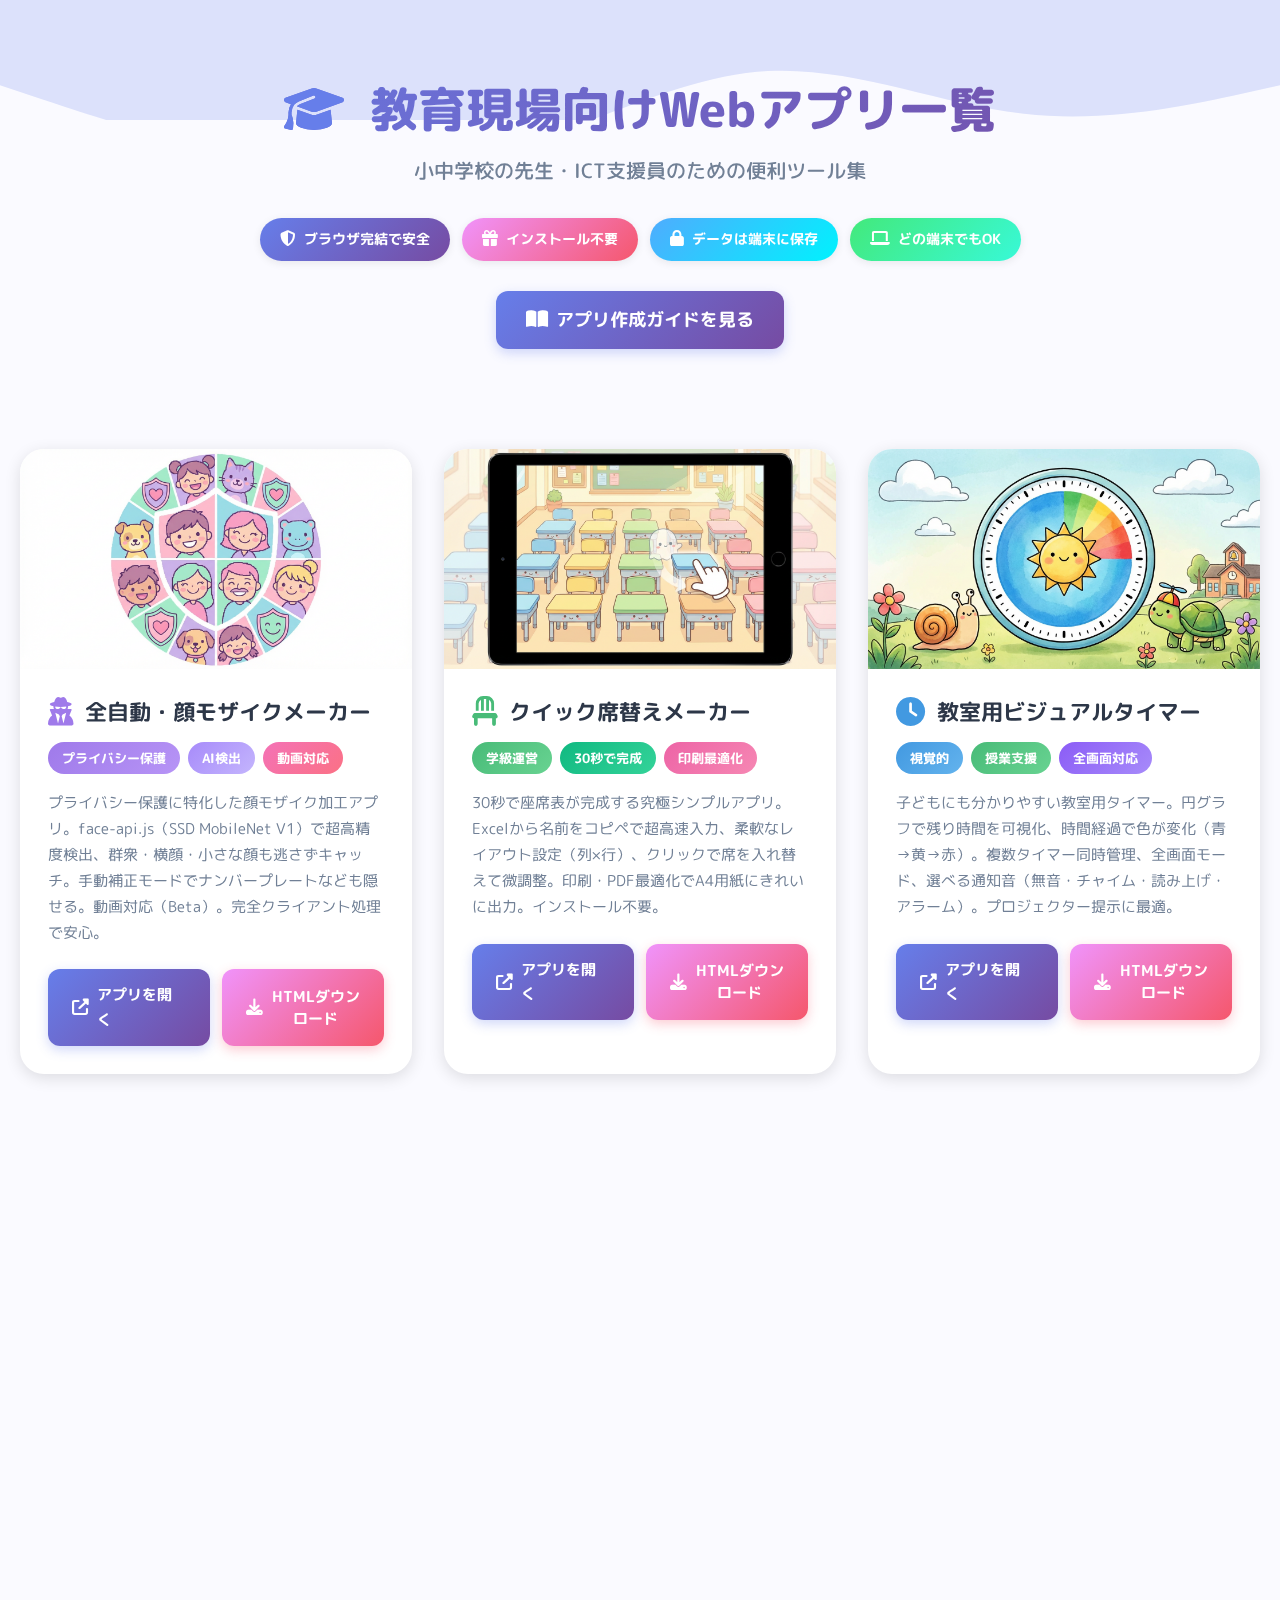
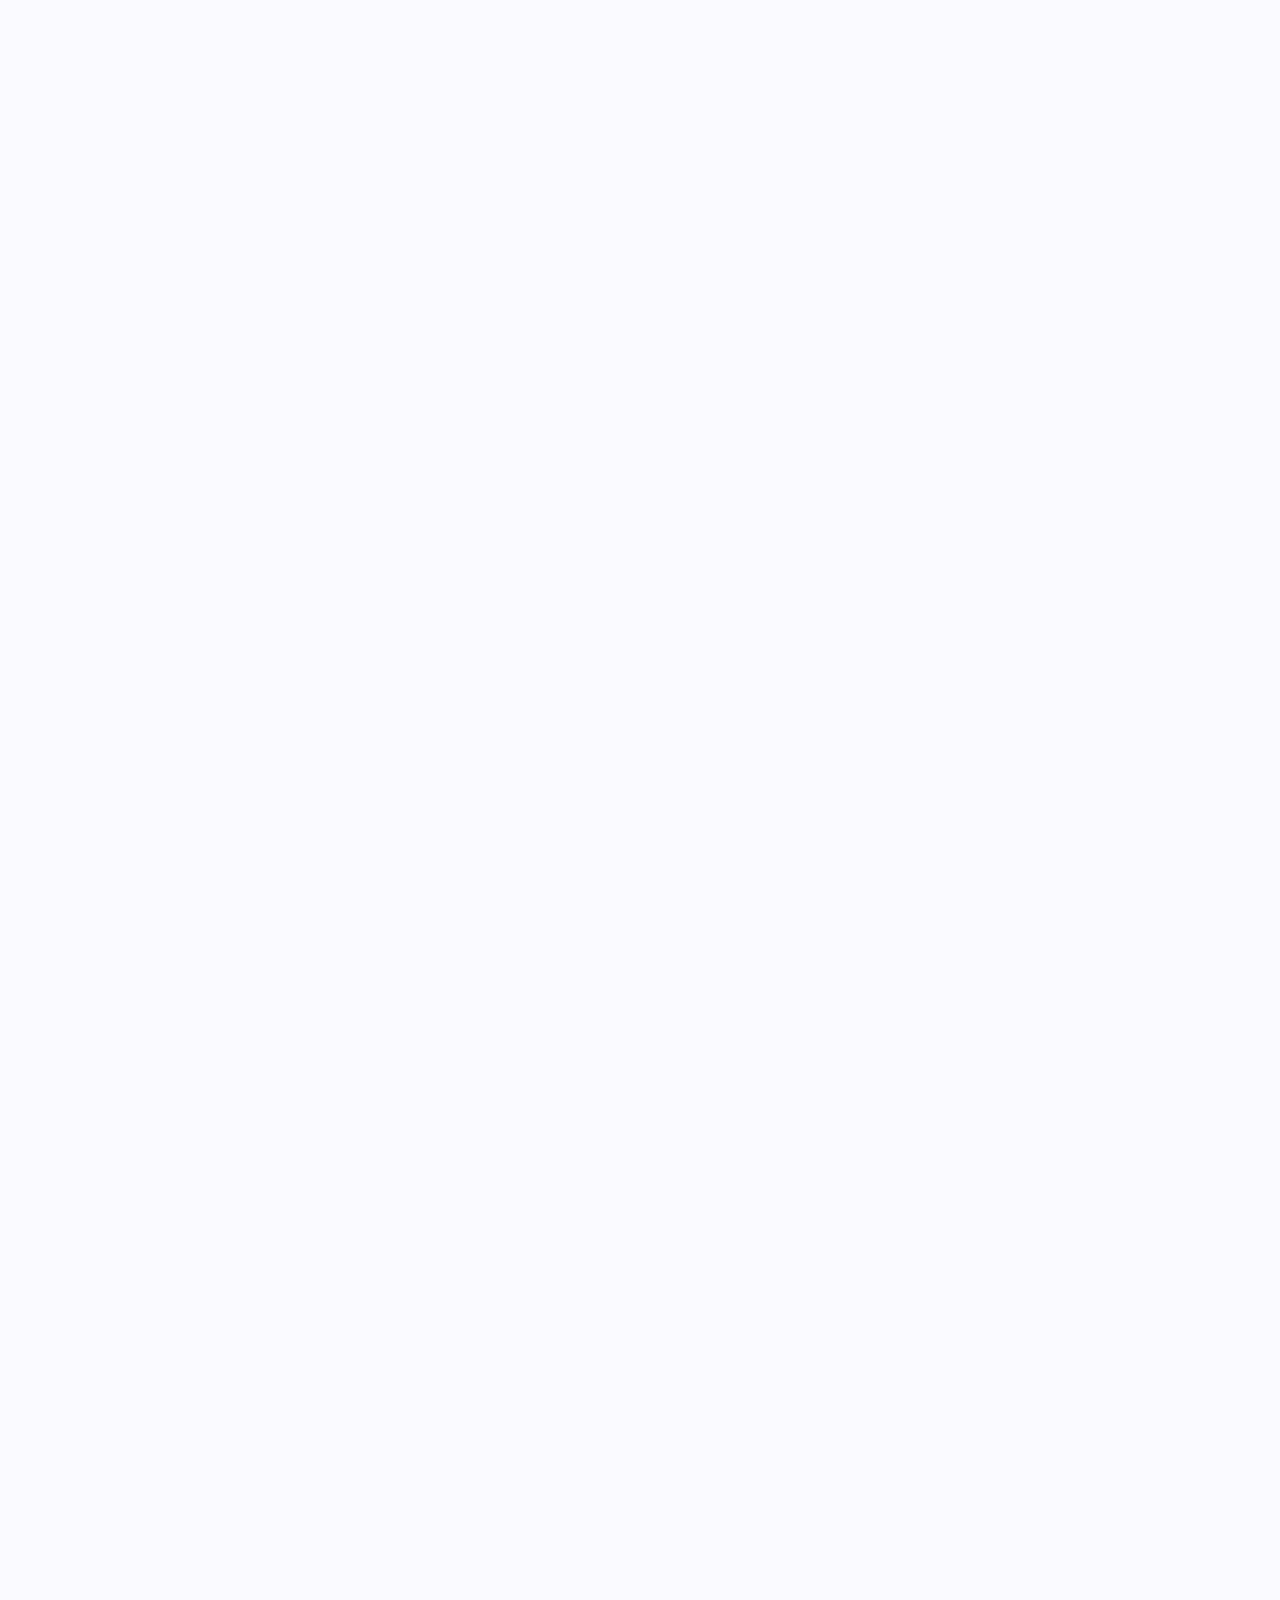
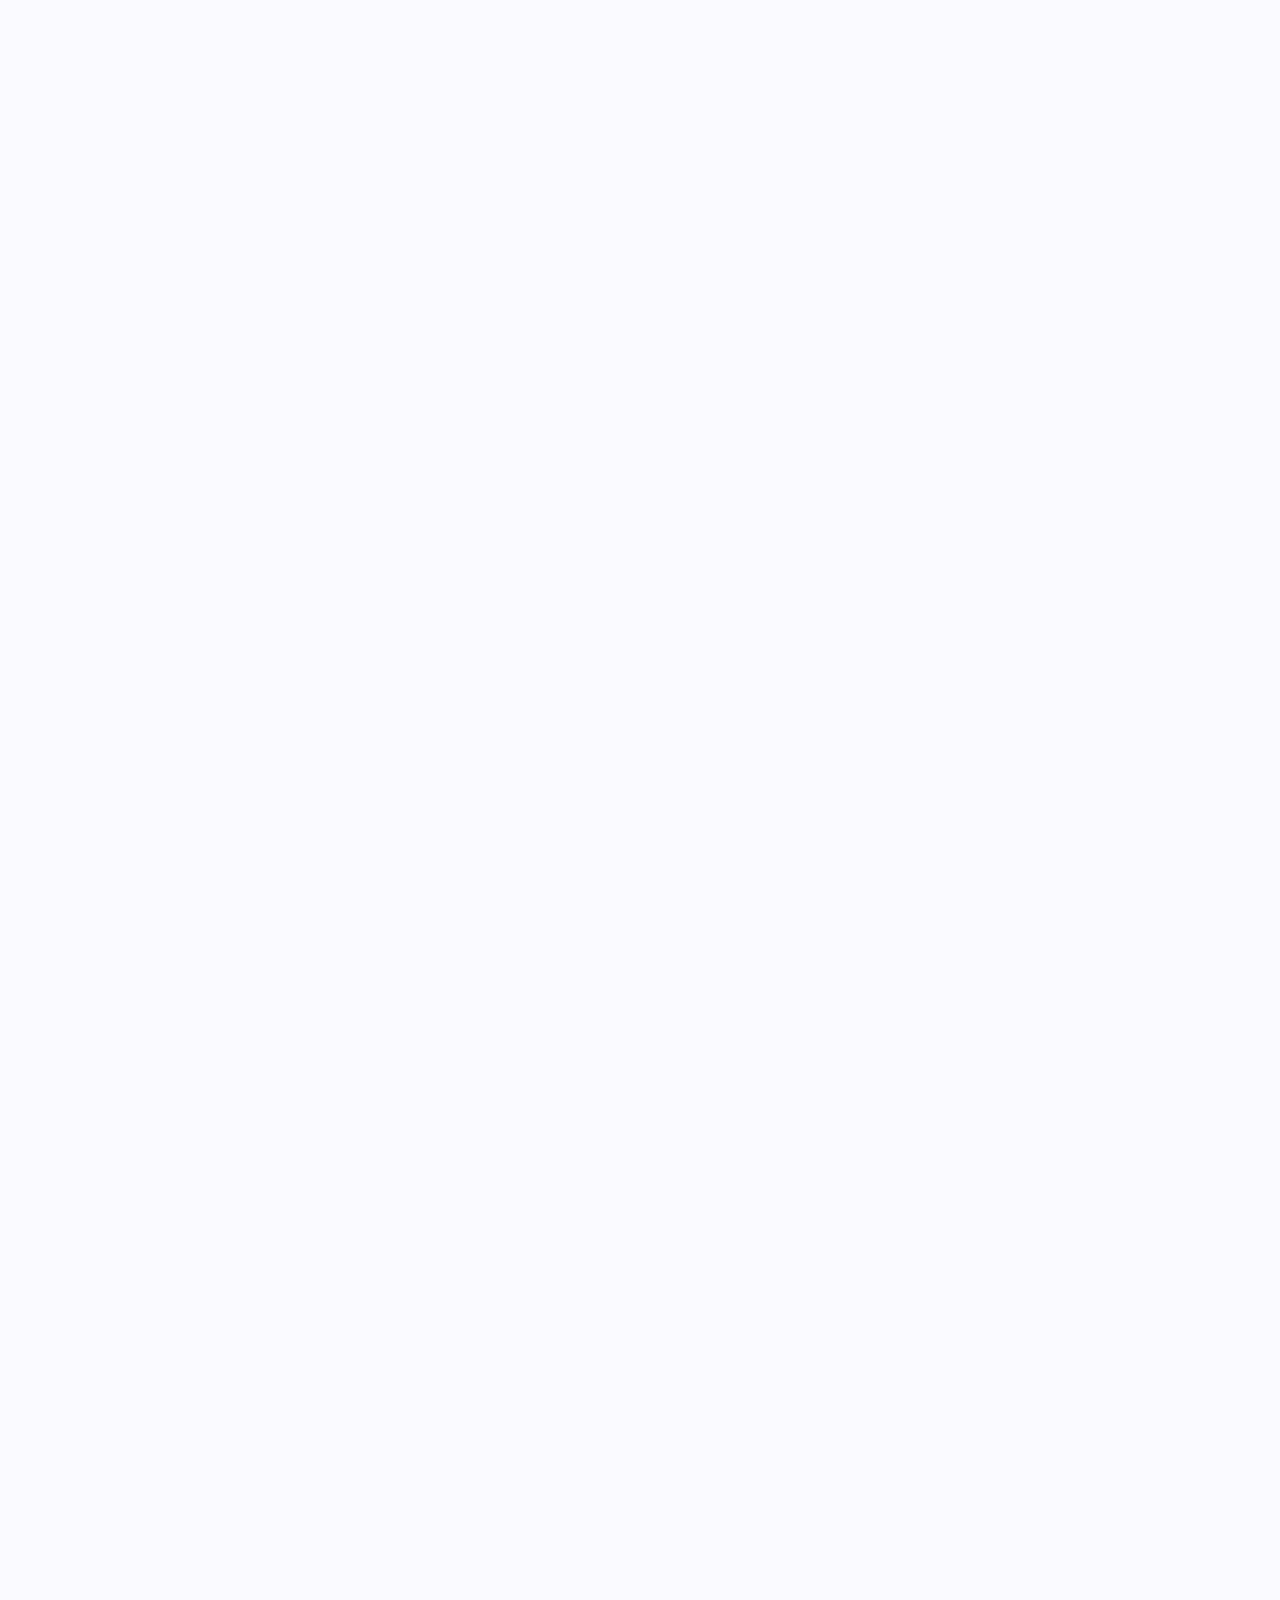
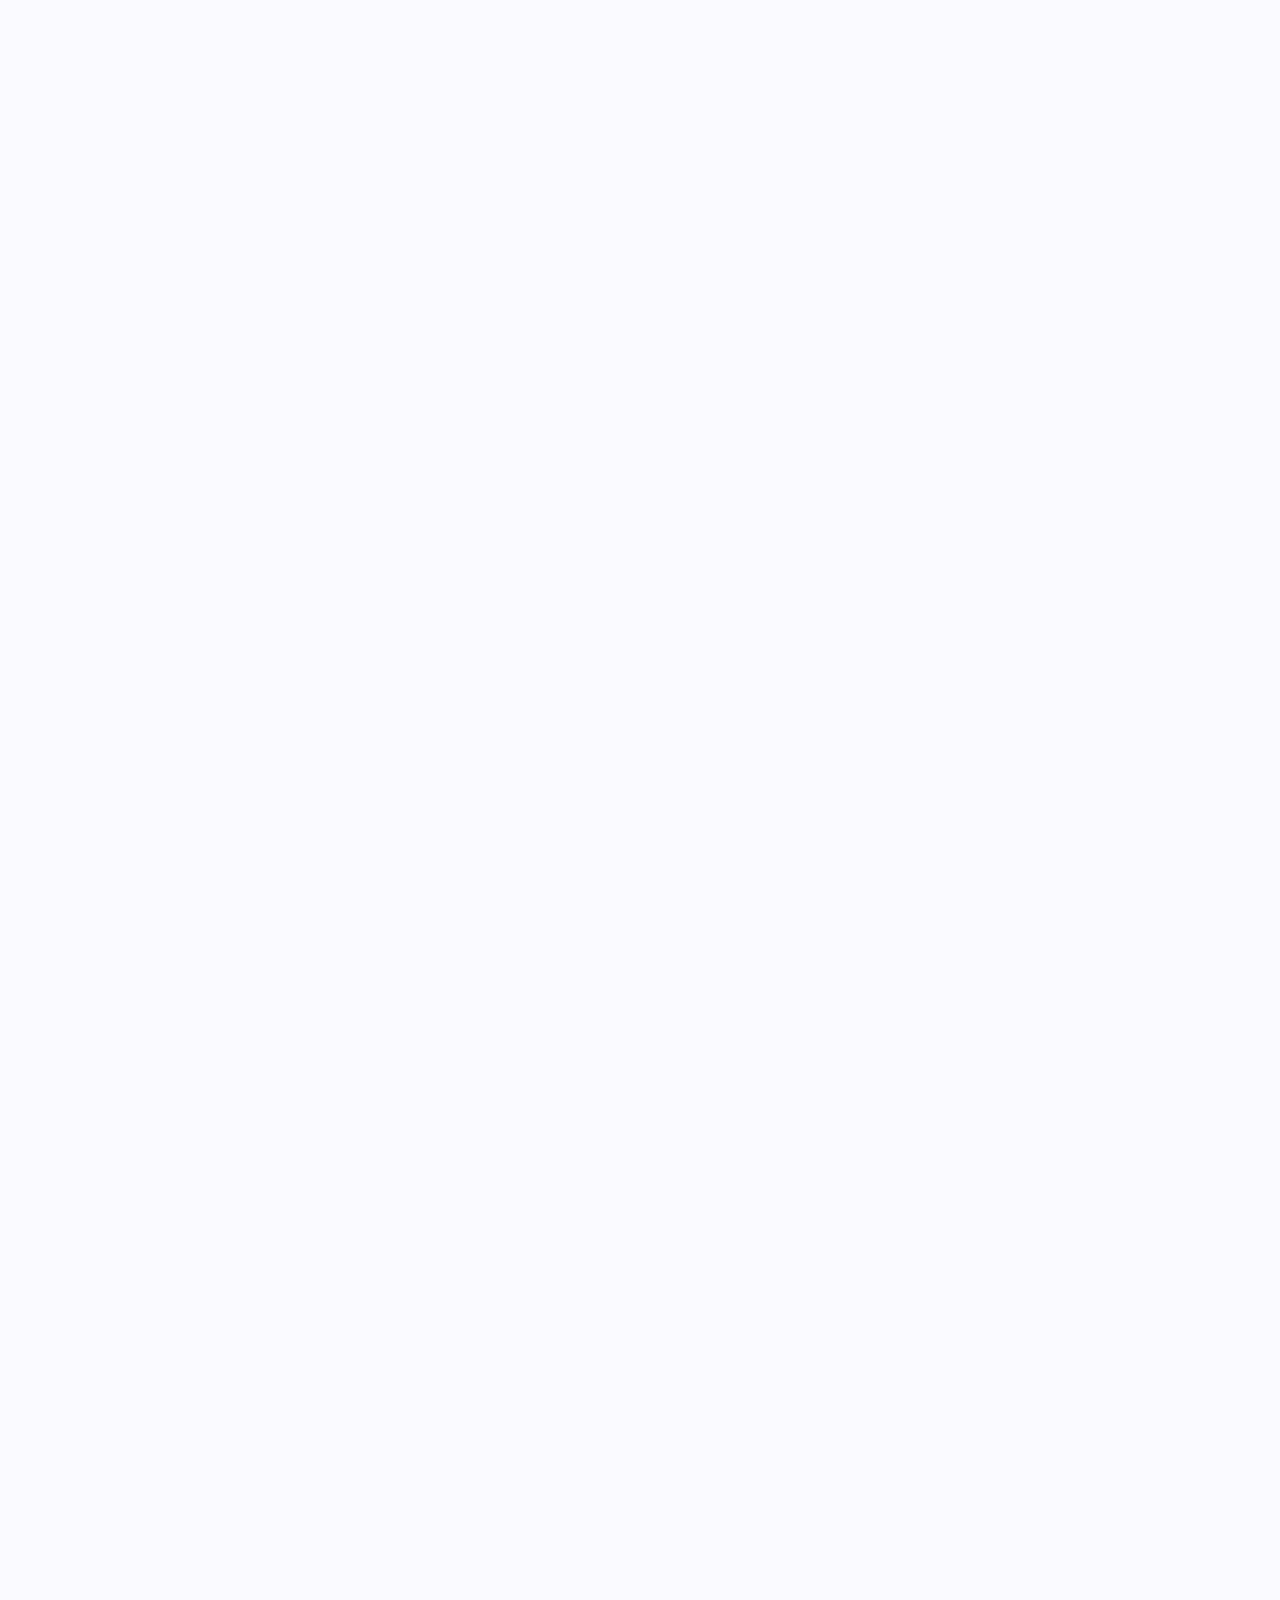
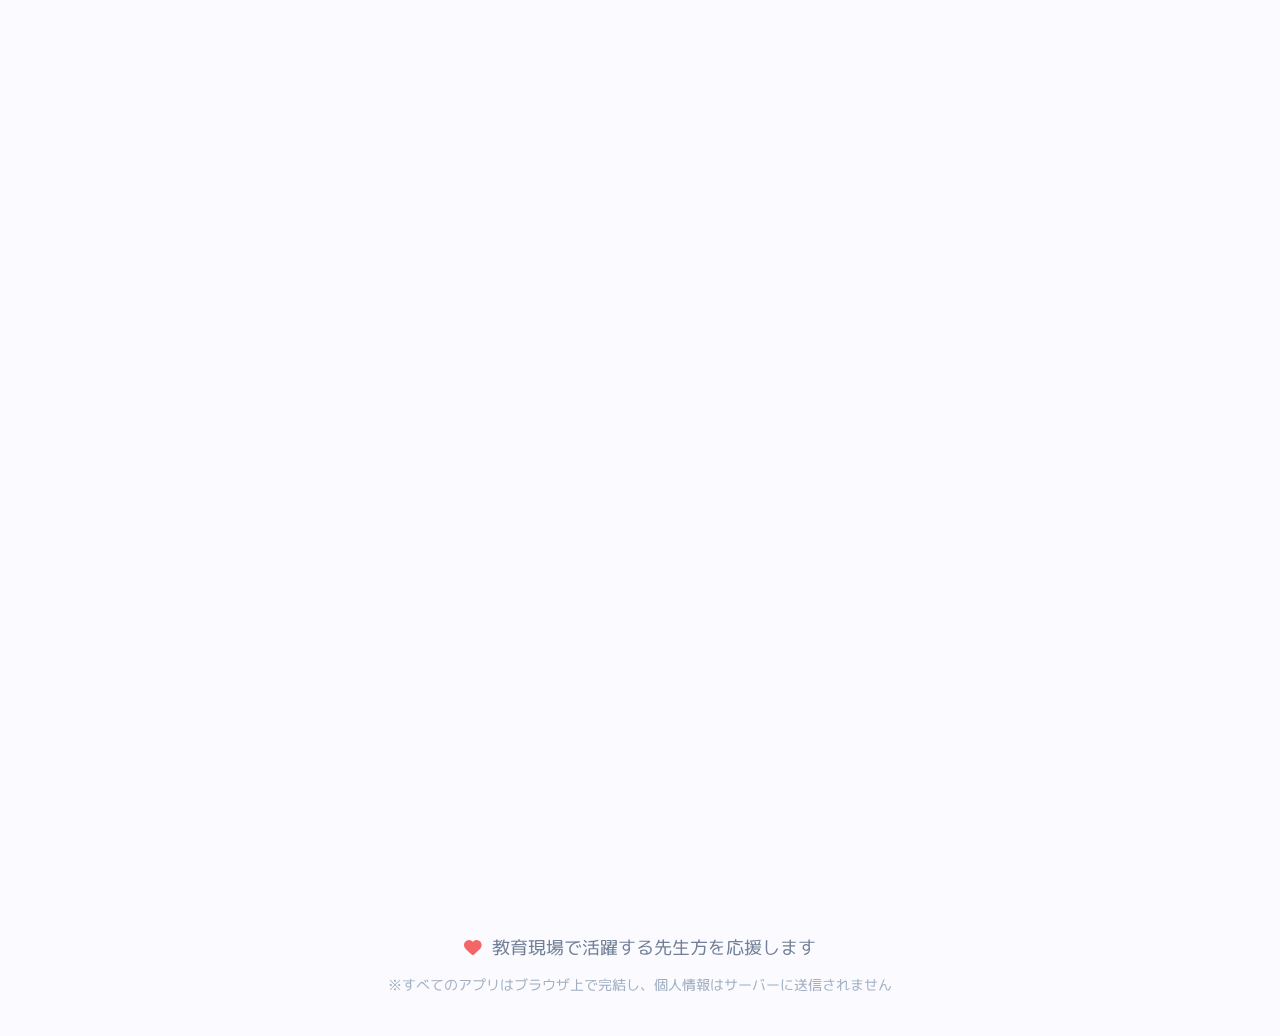
<file: index.html>
<!DOCTYPE html>
<html lang="ja">
<head>
    <meta charset="UTF-8">
    <meta name="viewport" content="width=device-width, initial-scale=1.0">
    <title>教育現場向けWebアプリ一覧 | 小中学校の先生・ICT支援員のためのツール集（30アプリ）</title>
    <link rel="stylesheet" href="css/style.css">
    <link href="https://fonts.googleapis.com/css2?family=M+PLUS+Rounded+1c:wght@400;500;700;800&display=swap" rel="stylesheet">
    <link rel="stylesheet" href="https://cdn.jsdelivr.net/npm/@fortawesome/fontawesome-free@6.4.0/css/all.min.css">
</head>
<body>
    <div class="wave-top"></div>
    
    <header class="header">
        <div class="container">
            <h1 class="header-title">
                <i class="fas fa-graduation-cap"></i>
                教育現場向けWebアプリ一覧
            </h1>
            <p class="header-subtitle">小中学校の先生・ICT支援員のための便利ツール集</p>
            <div class="header-badges">
                <span class="badge badge-safe"><i class="fas fa-shield-alt"></i> ブラウザ完結で安全</span>
                <span class="badge badge-free"><i class="fas fa-gift"></i> インストール不要</span>
                <span class="badge badge-local"><i class="fas fa-lock"></i> データは端末に保存</span>
                <span class="badge badge-device"><i class="fas fa-laptop"></i> どの端末でもOK</span>
            </div>
            <div style="text-align: center; margin-top: 30px;">
                <a href="app-creation-guide.html" class="btn btn-primary" style="display: inline-flex; align-items: center; gap: 8px; padding: 15px 30px; font-size: 1.1rem;">
                    <i class="fas fa-book-open"></i> アプリ作成ガイドを見る
                </a>
            </div>
        </div>
    </header>

    <main class="main">
        <div class="container">
            <div class="apps-grid" id="appsGrid">
                <!-- アプリカード1: 全自動・顔モザイクメーカー -->
                <div class="app-card">
                    <div class="app-image">
                        <img src="images/app1.png" alt="全自動・顔モザイクメーカー">
                    </div>
                    <div class="app-content">
                        <h2 class="app-title">
                            <i class="fas fa-user-secret category-icon icon-privacy"></i>
                            全自動・顔モザイクメーカー
                        </h2>
                        <div class="app-tags">
                            <span class="tag tag-privacy">プライバシー保護</span>
                            <span class="tag tag-ai">AI検出</span>
                            <span class="tag tag-video">動画対応</span>
                        </div>
                        <p class="app-description">
                            プライバシー保護に特化した顔モザイク加工アプリ。face-api.js（SSD MobileNet V1）で超高精度検出、群衆・横顔・小さな顔も逃さずキャッチ。手動補正モードでナンバープレートなども隠せる。動画対応（Beta）。完全クライアント処理で安心。
                        </p>
                        <div class="app-buttons">
                            <a href="https://attikurin.github.io/FaceMosaicApp/" target="_blank" class="btn btn-primary">
                                <i class="fas fa-external-link-alt"></i> アプリを開く
                            </a>
                            <button class="btn btn-secondary download-html-btn" data-url="https://attikurin.github.io/FaceMosaicApp/" data-name="顔モザイクメーカー">
                                <i class="fas fa-download"></i> HTMLダウンロード
                            </button>
                        </div>
                    </div>
                </div>

                <!-- アプリカード2: クイック席替えメーカー -->
                <div class="app-card">
                    <div class="app-image">
                        <img src="images/app2.png" alt="クイック席替えメーカー">
                    </div>
                    <div class="app-content">
                        <h2 class="app-title">
                            <i class="fas fa-chair category-icon icon-classroom"></i>
                            クイック席替えメーカー
                        </h2>
                        <div class="app-tags">
                            <span class="tag tag-classroom">学級運営</span>
                            <span class="tag tag-quick">30秒で完成</span>
                            <span class="tag tag-print">印刷最適化</span>
                        </div>
                        <p class="app-description">
                            30秒で座席表が完成する究極シンプルアプリ。Excelから名前をコピペで超高速入力、柔軟なレイアウト設定（列×行）、クリックで席を入れ替えて微調整。印刷・PDF最適化でA4用紙にきれいに出力。インストール不要。
                        </p>
                        <div class="app-buttons">
                            <a href="https://attikurin.github.io/Quick-Seat-Change-Maker/" target="_blank" class="btn btn-primary">
                                <i class="fas fa-external-link-alt"></i> アプリを開く
                            </a>
                            <button class="btn btn-secondary download-html-btn" data-url="https://attikurin.github.io/Quick-Seat-Change-Maker/" data-name="席替えメーカー">
                                <i class="fas fa-download"></i> HTMLダウンロード
                            </button>
                        </div>
                    </div>
                </div>

                <!-- アプリカード3: 教室用ビジュアルタイマー -->
                <div class="app-card">
                    <div class="app-image">
                        <img src="images/app3.png" alt="教室用ビジュアルタイマー">
                    </div>
                    <div class="app-content">
                        <h2 class="app-title">
                            <i class="fas fa-clock category-icon icon-timer"></i>
                            教室用ビジュアルタイマー
                        </h2>
                        <div class="app-tags">
                            <span class="tag tag-visual">視覚的</span>
                            <span class="tag tag-classroom">授業支援</span>
                            <span class="tag tag-fullscreen">全画面対応</span>
                        </div>
                        <p class="app-description">
                            子どもにも分かりやすい教室用タイマー。円グラフで残り時間を可視化、時間経過で色が変化（青→黄→赤）。複数タイマー同時管理、全画面モード、選べる通知音（無音・チャイム・読み上げ・アラーム）。プロジェクター提示に最適。
                        </p>
                        <div class="app-buttons">
                            <a href="https://attikurin.github.io/Classroom-Timer/" target="_blank" class="btn btn-primary">
                                <i class="fas fa-external-link-alt"></i> アプリを開く
                            </a>
                            <button class="btn btn-secondary download-html-btn" data-url="https://attikurin.github.io/Classroom-Timer/" data-name="ビジュアルタイマー">
                                <i class="fas fa-download"></i> HTMLダウンロード
                            </button>
                        </div>
                    </div>
                </div>

                <!-- アプリカード4: クラスメモボード -->
                <div class="app-card">
                    <div class="app-image">
                        <img src="images/app4.png" alt="クラスメモボード">
                    </div>
                    <div class="app-content">
                        <h2 class="app-title">
                            <i class="fas fa-chalkboard category-icon icon-classroom"></i>
                            クラスメモボード
                        </h2>
                        <div class="app-tags">
                            <span class="tag tag-classroom">学級運営</span>
                            <span class="tag tag-memo">連絡事項</span>
                            <span class="tag tag-print">印刷対応</span>
                        </div>
                        <p class="app-description">
                            クラスの情報を一箱所に集約するデジタル掲示板。今日の予定・連絡事項、提出物チェックリスト、当番表、簡易メモ機能搭載。自動保存、印刷・PDF保存対応。黒板・ホワイトボードの代わりに最適。
                        </p>
                        <div class="app-buttons">
                            <a href="https://attikurin.github.io/class-memo-board/" target="_blank" class="btn btn-primary">
                                <i class="fas fa-external-link-alt"></i> アプリを開く
                            </a>
                            <button class="btn btn-secondary download-html-btn" data-url="https://attikurin.github.io/class-memo-board/" data-name="クラスメモボード">
                                <i class="fas fa-download"></i> HTMLダウンロード
                            </button>
                        </div>
                    </div>
                </div>

                <!-- アプリカード5: ランダムセレクター -->
                <div class="app-card">
                    <div class="app-image">
                        <img src="images/app5.png" alt="ランダムセレクター">
                    </div>
                    <div class="app-content">
                        <h2 class="app-title">
                            <i class="fas fa-dice category-icon icon-random"></i>
                            ランダムセレクター
                        </h2>
                        <div class="app-tags">
                            <span class="tag tag-fun">楽しい</span>
                            <span class="tag tag-random">抽選</span>
                            <span class="tag tag-group">グループ分け</span>
                        </div>
                        <p class="app-description">
                            楽しくて公平な抽選・グループ分けアプリ。ルーレットモードでアニメーション付き抽選、グループ分けモードで2～8チームを自動編成。除外機能で全員に当たるまで回せる、大画面モード対応。紙吹雪エフェクトで盛り上がります。
                        </p>
                        <div class="app-buttons">
                            <a href="https://attikurin.github.io/RandomSelector/" target="_blank" class="btn btn-primary">
                                <i class="fas fa-external-link-alt"></i> アプリを開く
                            </a>
                            <button class="btn btn-secondary download-html-btn" data-url="https://attikurin.github.io/RandomSelector/" data-name="ランダムセレクター">
                                <i class="fas fa-download"></i> HTMLダウンロード
                            </button>
                        </div>
                    </div>
                </div>

                <!-- アプリカード6: FormMirror -->
                <div class="app-card">
                    <div class="app-image">
                        <img src="images/app6.png" alt="FormMirror">
                    </div>
                    <div class="app-content">
                        <h2 class="app-title">
                            <i class="fas fa-running category-icon icon-sports"></i>
                            FormMirror
                        </h2>
                        <div class="app-tags">
                            <span class="tag tag-sports">体育</span>
                            <span class="tag tag-ai">AI骨格検出</span>
                            <span class="tag tag-video">動画比較</span>
                        </div>
                        <p class="app-description">
                            動作分析・フォームチェックアプリ。お手本動画と自分の動きを2画面で同時再生・比較。MediaPipe AIで骨格検出、軌跡表示、表情ワイプ機能搭載。体育授業、部活動、スポーツトレーニングに最適。ブラウザ完結で安心。
                        </p>
                        <div class="app-buttons">
                            <a href="https://attikurin.github.io/FormMirror/" target="_blank" class="btn btn-primary">
                                <i class="fas fa-external-link-alt"></i> アプリを開く
                            </a>
                            <button class="btn btn-secondary download-html-btn" data-url="https://attikurin.github.io/FormMirror/" data-name="FormMirror">
                                <i class="fas fa-download"></i> HTMLダウンロード
                            </button>
                        </div>
                    </div>
                </div>

                <!-- アプリカード7: 万能PNGコンバーター -->
                <div class="app-card">
                    <div class="app-image">
                        <img src="images/app7.png" alt="万能PNGコンバーター">
                    </div>
                    <div class="app-content">
                        <h2 class="app-title">
                            <i class="fas fa-file-image category-icon icon-converter"></i>
                            万能PNGコンバーター
                        </h2>
                        <div class="app-tags">
                            <span class="tag tag-converter">変換</span>
                            <span class="tag tag-privacy">機密保護</span>
                            <span class="tag tag-office">Office対応</span>
                        </div>
                        <p class="app-description">
                            PDF、画像、Office（Excel・Word・PowerPoint）、テキストをPNG画像に変換。完全クライアントサイド処理で機密情報も安心。一括ZIP保存対応。PDFは全ページ高解像度分割、Officeファイルも専用ソフト不要で画像化。ドラッグ＆ドロップで簡単変換。
                        </p>
                        <div class="app-buttons">
                            <a href="https://attikurin.github.io/Universal-PNG-Converter/" target="_blank" class="btn btn-primary">
                                <i class="fas fa-external-link-alt"></i> アプリを開く
                            </a>
                            <button class="btn btn-secondary download-html-btn" data-url="https://attikurin.github.io/Universal-PNG-Converter/" data-name="PNGコンバーター">
                                <i class="fas fa-download"></i> HTMLダウンロード
                            </button>
                        </div>
                    </div>
                </div>

                <!-- アプリカード8: QR Generator -->
                <div class="app-card">
                    <div class="app-image">
                        <img src="images/app8.png" alt="QR Generator">
                    </div>
                    <div class="app-content">
                        <h2 class="app-title">
                            <i class="fas fa-qrcode category-icon icon-qr"></i>
                            QR Generator
                        </h2>
                        <div class="app-tags">
                            <span class="tag tag-qr">QRコード</span>
                            <span class="tag tag-bulk">一括生成</span>
                            <span class="tag tag-print">印刷最適化</span>
                        </div>
                        <p class="app-description">
                            教材用QRコード一括生成ツール。Excelからコピペで大量のQRコードを一度に生成、A4用紙に印刷最適化レイアウト。色・サイズ・枠線をリアルタイム調整、PDF保存対応。タイトル・URL・説明文付きカード自動生成。ICT支援員の必須ツール。
                        </p>
                        <div class="app-buttons">
                            <a href="https://attikurin.github.io/QR-Generator/" target="_blank" class="btn btn-primary">
                                <i class="fas fa-external-link-alt"></i> アプリを開く
                            </a>
                            <button class="btn btn-secondary download-html-btn" data-url="https://attikurin.github.io/QR-Generator/" data-name="QR-Generator">
                                <i class="fas fa-download"></i> HTMLダウンロード
                            </button>
                        </div>
                    </div>
                </div>

                <!-- アプリカード9: 教室シミュレーター -->
                <div class="app-card">
                    <div class="app-image">
                        <img src="images/app9.png" alt="教室シミュレーター">
                    </div>
                    <div class="app-content">
                        <h2 class="app-title">
                            <i class="fas fa-school category-icon icon-classroom"></i>
                            教室シミュレーター
                        </h2>
                        <div class="app-tags">
                            <span class="tag tag-classroom">教室レイアウト</span>
                            <span class="tag tag-drag">ドラッグ配置</span>
                            <span class="tag tag-auto">自動配置</span>
                        </div>
                        <p class="app-description">
                            教室座席・レイアウト配置シミュレーションツール。机・椅子・教卓をドラッグ＆ドロップで自由配置。自動配置パターン（一斉授業/グループ学習/コの字型）をワンクリック適用。視認性チェック機能で黒板への見やすさを色分け警告。ローカル保存対応。
                        </p>
                        <div class="app-buttons">
                            <a href="https://attikurin.github.io/classroom-simulator/" target="_blank" class="btn btn-primary">
                                <i class="fas fa-external-link-alt"></i> アプリを開く
                            </a>
                            <button class="btn btn-secondary download-html-btn" data-url="https://attikurin.github.io/classroom-simulator/" data-name="教室シミュレーター">
                                <i class="fas fa-download"></i> HTMLダウンロード
                            </button>
                        </div>
                    </div>
                </div>

                <!-- アプリカード10: クラス運営マスター -->
                <div class="app-card">
                    <div class="app-image">
                        <img src="images/app10.png" alt="クラス運営マスター">
                    </div>
                    <div class="app-content">
                        <h2 class="app-title">
                            <i class="fas fa-users-cog category-icon icon-classroom"></i>
                            クラス運営マスター
                        </h2>
                        <div class="app-tags">
                            <span class="tag tag-classroom">学級運営</span>
                            <span class="tag tag-all-in-one">オールインワン</span>
                            <span class="tag tag-fair">公平性</span>
                        </div>
                        <p class="app-description">
                            小学校の学級運営オールインワンツール。日直ローテーション、給食・掃除班分け、係活動管理、発表くじ（公平な指名）を一画面で。欠席者ワンタッチ除外、回数カウントで公平性可視化。名簿・結果をCSV出力。朝の会から授業まで全対応。
                        </p>
                        <div class="app-buttons">
                            <a href="https://attikurin.github.io/ClassManager/" target="_blank" class="btn btn-primary">
                                <i class="fas fa-external-link-alt"></i> アプリを開く
                            </a>
                            <button class="btn btn-secondary download-html-btn" data-url="https://attikurin.github.io/ClassManager/" data-name="クラス運営マスター">
                                <i class="fas fa-download"></i> HTMLダウンロード
                            </button>
                        </div>
                    </div>
                </div>

                <!-- アプリカード11: 名札メーカー Pro -->
                <div class="app-card">
                    <div class="app-image">
                        <img src="images/app11.png" alt="名札メーカー Pro">
                    </div>
                    <div class="app-content">
                        <h2 class="app-title">
                            <i class="fas fa-id-badge category-icon icon-print"></i>
                            名札メーカー Pro
                        </h2>
                        <div class="app-tags">
                            <span class="tag tag-print">印刷</span>
                            <span class="tag tag-event">イベント</span>
                            <span class="tag tag-csv">CSV対応</span>
                        </div>
                        <p class="app-description">
                            首かけ名札（A4×8人分）と三角席札（A4×3人分）を簡単作成。CSV一括登録、切り取り線自動配置、フォント・テーマカラー変更、印刷最適化。学級開き・イベント・保護者会に。ブラウザ完結でインストール不要。
                        </p>
                        <div class="app-buttons">
                            <a href="https://attikurin.github.io/Digital-name-and-seat-card-manufacturer/" target="_blank" class="btn btn-primary">
                                <i class="fas fa-external-link-alt"></i> アプリを開く
                            </a>
                            <button class="btn btn-secondary download-html-btn" data-url="https://attikurin.github.io/Digital-name-and-seat-card-manufacturer/" data-name="名札メーカーPro">
                                <i class="fas fa-download"></i> HTMLダウンロード
                            </button>
                        </div>
                    </div>
                </div>

                <!-- アプリカード12: 時間割メーカー -->
                <div class="app-card">
                    <div class="app-image">
                        <img src="images/app12.png" alt="時間割メーカー">
                    </div>
                    <div class="app-content">
                        <h2 class="app-title">
                            <i class="fas fa-calendar-alt category-icon icon-schedule"></i>
                            時間割メーカー
                        </h2>
                        <div class="app-tags">
                            <span class="tag tag-schedule">時間割</span>
                            <span class="tag tag-design">4つのテーマ</span>
                            <span class="tag tag-print">印刷対応</span>
                        </div>
                        <p class="app-description">
                            週間時間割を簡単作成。4つのデザインテーマ（ポップ・自然・クール・基本）、児童用/保護者用モード切替、科目の色・名前カスタマイズ、期間自動入力。A4横印刷・PDF保存最適化。データ自動保存でいつでも編集再開。
                        </p>
                        <div class="app-buttons">
                            <a href="https://attikurin.github.io/WeeklyScheduleMaker/" target="_blank" class="btn btn-primary">
                                <i class="fas fa-external-link-alt"></i> アプリを開く
                            </a>
                            <button class="btn btn-secondary download-html-btn" data-url="https://attikurin.github.io/WeeklyScheduleMaker/" data-name="時間割メーカー">
                                <i class="fas fa-download"></i> HTMLダウンロード
                            </button>
                        </div>
                    </div>
                </div>

                <!-- アプリカード13: デジタル出席簿 -->
                <div class="app-card">
                    <div class="app-image">
                        <img src="images/app13.png" alt="デジタル出席簿">
                    </div>
                    <div class="app-content">
                        <h2 class="app-title">
                            <i class="fas fa-clipboard-check category-icon icon-attendance"></i>
                            デジタル出席簿
                        </h2>
                        <div class="app-tags">
                            <span class="tag tag-attendance">出席管理</span>
                            <span class="tag tag-calendar">カレンダー型</span>
                            <span class="tag tag-csv">CSV出力</span>
                        </div>
                        <p class="app-description">
                            月間カレンダー型の出席管理ツール。クリックだけで出席○・遅刻△・欠席×を入力。自動集計で出席・欠席・遅刻日数を即座に表示。欠席多数の児童を赤色ハイライト。CSV出力でExcel連携。データ自動保存。学習eポータルより軽快。
                        </p>
                        <div class="app-buttons">
                            <a href="https://attikurin.github.io/digital-attendance-record/" target="_blank" class="btn btn-primary">
                                <i class="fas fa-external-link-alt"></i> アプリを開く
                            </a>
                            <button class="btn btn-secondary download-html-btn" data-url="https://attikurin.github.io/digital-attendance-record/" data-name="デジタル出席簿">
                                <i class="fas fa-download"></i> HTMLダウンロード
                            </button>
                        </div>
                    </div>
                </div>

                <!-- アプリカード14: スマートグループ分け -->
                <div class="app-card">
                    <div class="app-image">
                        <img src="images/app14.png" alt="スマートグループ分け">
                    </div>
                    <div class="app-content">
                        <h2 class="app-title">
                            <i class="fas fa-users category-icon icon-group"></i>
                            スマートグループ分け
                        </h2>
                        <div class="app-tags">
                            <span class="tag tag-group">グループ分け</span>
                            <span class="tag tag-smart">最適化</span>
                            <span class="tag tag-role">役割分担</span>
                        </div>
                        <p class="app-description">
                            参加者名を入力するだけで最適なチーム分けを自動生成。男女比の均等化、役割（リーダー・書記など）の自動割り当て対応。Excel一括入力可、結果はワンクリックでコピー。教育現場やイベント運営に最適。
                        </p>
                        <div class="app-buttons">
                            <a href="https://attikurin.github.io/GroupMaker/" target="_blank" class="btn btn-primary">
                                <i class="fas fa-external-link-alt"></i> アプリを開く
                            </a>
                            <button class="btn btn-secondary download-html-btn" data-url="https://attikurin.github.io/GroupMaker/" data-name="スマートグループ分け">
                                <i class="fas fa-download"></i> HTMLダウンロード
                            </button>
                        </div>
                    </div>
                </div>

                <!-- アプリカード15: 提出物リネーム屋さん -->
                <div class="app-card">
                    <div class="app-image">
                        <img src="images/app15.png" alt="提出物リネーム屋さん">
                    </div>
                    <div class="app-content">
                        <h2 class="app-title">
                            <i class="fas fa-file-signature category-icon icon-file"></i>
                            提出物リネーム屋さん
                        </h2>
                        <div class="app-tags">
                            <span class="tag tag-file">ファイル整理</span>
                            <span class="tag tag-rename">リネーム</span>
                            <span class="tag tag-privacy">完全ローカル</span>
                        </div>
                        <p class="app-description">
                            「誰のファイルか分からない...」を解決する教育現場向けファイル整理ツール。タブレット等で回収したバラバラなファイル名を、名簿リストやルールに従って一括リネーム。3つのモード（名簿・連番・置換）搭載。完全ブラウザ完結で個人情報も安心。整理されたZIPファイルで保存。
                        </p>
                        <div class="app-buttons">
                            <a href="https://attikurin.github.io/Submission-Renamer/" target="_blank" class="btn btn-primary">
                                <i class="fas fa-external-link-alt"></i> アプリを開く
                            </a>
                            <button class="btn btn-secondary download-html-btn" data-url="https://attikurin.github.io/Submission-Renamer/" data-name="提出物リネーム屋さん">
                                <i class="fas fa-download"></i> HTMLダウンロード
                            </button>
                        </div>
                    </div>
                </div>

                <!-- アプリカード16: 集中スポットライト -->
                <div class="app-card">
                    <div class="app-image">
                        <img src="images/app16.png" alt="集中スポットライト">
                    </div>
                    <div class="app-content">
                        <h2 class="app-title">
                            <i class="fas fa-search category-icon icon-spotlight"></i>
                            集中スポットライト
                        </h2>
                        <div class="app-tags">
                            <span class="tag tag-presentation">プレゼン支援</span>
                            <span class="tag tag-spotlight">スポットライト</span>
                            <span class="tag tag-blackboard">黒板カーテン</span>
                        </div>
                        <p class="app-description">
                            授業やプレゼンで視点を一点に集中させる「霧誘導（黒板カーテン）」ツール。3つの形状（円・四角・スリット）で資料の特定部分だけを表示。背景画像読み込み対応、透過率調整可能。クイズ形式や段階的な情報公開に最適。タッチ操作対応。
                        </p>
                        <div class="app-buttons">
                            <a href="https://attikurin.github.io/focused-spotlight/" target="_blank" class="btn btn-primary">
                                <i class="fas fa-external-link-alt"></i> アプリを開く
                            </a>
                            <button class="btn btn-secondary download-html-btn" data-url="https://attikurin.github.io/focused-spotlight/" data-name="集中スポットライト">
                                <i class="fas fa-download"></i> HTMLダウンロード
                            </button>
                        </div>
                    </div>
                </div>

                <!-- アプリカード17: 声の大きさ信号機 -->
                <div class="app-card">
                    <div class="app-image">
                        <img src="images/app17.png" alt="声の大きさ信号機">
                    </div>
                    <div class="app-content">
                        <h2 class="app-title">
                            <i class="fas fa-traffic-light category-icon icon-voice"></i>
                            声の大きさ信号機
                        </h2>
                        <div class="app-tags">
                            <span class="tag tag-voice">音量管理</span>
                            <span class="tag tag-signal">信号機表示</span>
                            <span class="tag tag-classroom">授業支援</span>
                        </div>
                        <p class="app-description">
                            教室の環境音をマイクで拾い、騒音レベルを信号機（青・黄・赤）とメーターで可視化。「静かにしなさい」と言わなくても、児童生徒が自発的に声の大きさを調整。3つのプリセットモード（自習・授業・グループ活動）搭載。感度としきい値をカスタマイズ可能。Web Audio API使用。
                        </p>
                        <div class="app-buttons">
                            <a href="https://attikurin.github.io/Volume-of-voice-signal/" target="_blank" class="btn btn-primary">
                                <i class="fas fa-external-link-alt"></i> アプリを開く
                            </a>
                            <button class="btn btn-secondary download-html-btn" data-url="https://attikurin.github.io/Volume-of-voice-signal/" data-name="声の大きさ信号機">
                                <i class="fas fa-download"></i> HTMLダウンロード
                            </button>
                        </div>
                    </div>
                </div>

                <!-- アプリカード18: PDFちょこっと整理 -->
                <div class="app-card">
                    <div class="app-image">
                        <img src="images/app18.png" alt="PDFちょこっと整理">
                    </div>
                    <div class="app-content">
                        <h2 class="app-title">
                            <i class="fas fa-file-pdf category-icon icon-pdf"></i>
                            PDFちょこっと整理
                        </h2>
                        <div class="app-tags">
                            <span class="tag tag-pdf">PDF編集</span>
                            <span class="tag tag-merge">結合・分割</span>
                            <span class="tag tag-privacy">完全オフライン</span>
                        </div>
                        <p class="app-description">
                            ブラウザだけで動作する簡易PDF編集ツール。結合・分割・ページ削除・並び替えをドラッグ&ドロップで直感操作。完全オフライン処理で機密データも安心。インストール不要、HTMLファイル1つで動作。pdf-lib・PDF.js使用。数百ページ程度まで対応。
                        </p>
                        <div class="app-buttons">
                            <a href="https://attikurin.github.io/Quickly-organize-your-PDFs/" target="_blank" class="btn btn-primary">
                                <i class="fas fa-external-link-alt"></i> アプリを開く
                            </a>
                            <button class="btn btn-secondary download-html-btn" data-url="https://attikurin.github.io/Quickly-organize-your-PDFs/" data-name="PDFちょこっと整理">
                                <i class="fas fa-download"></i> HTMLダウンロード
                            </button>
                        </div>
                    </div>
                </div>

                <!-- アプリカード19: 手書き風文字ジェネレーター -->
                <div class="app-card">
                    <div class="app-image">
                        <img src="images/app19.png" alt="手書き風文字ジェネレーター">
                    </div>
                    <div class="app-content">
                        <h2 class="app-title">
                            <i class="fas fa-pen-fancy category-icon icon-handwriting"></i>
                            手書き風文字ジェネレーター
                        </h2>
                        <div class="app-tags">
                            <span class="tag tag-handwriting">手書き風</span>
                            <span class="tag tag-design">掲示物作成</span>
                            <span class="tag tag-transparent">背景透過PNG</span>
                        </div>
                        <p class="app-description">
                            ブラウザ上でテキストを入力するだけで背景透過PNG画像を生成。5種類の日本語手書き風フォント（ペン字・教科書体・かわいい・丸文字・筆文字）搭載。リアルタイムプレビュー、高解像度出力。クリップボードコピー対応。Word・PowerPoint等へ直接貼り付け可能。Canvas API使用。
                        </p>
                        <div class="app-buttons">
                            <a href="https://attikurin.github.io/Handwritten-character-generator/" target="_blank" class="btn btn-primary">
                                <i class="fas fa-external-link-alt"></i> アプリを開く
                            </a>
                            <button class="btn btn-secondary download-html-btn" data-url="https://attikurin.github.io/Handwritten-character-generator/" data-name="手書き風文字ジェネレーター">
                                <i class="fas fa-download"></i> HTMLダウンロード
                            </button>
                        </div>
                    </div>
                </div>

                <!-- アプリカード20: 板書計画シミュレーター -->
                <div class="app-card">
                    <div class="app-image">
                        <img src="images/app20.png" alt="板書計画シミュレーター">
                    </div>
                    <div class="app-content">
                        <h2 class="app-title">
                            <i class="fas fa-chalkboard-teacher category-icon icon-chalkboard"></i>
                            板書計画シミュレーター
                        </h2>
                        <div class="app-tags">
                            <span class="tag tag-lesson">授業準備</span>
                            <span class="tag tag-chalkboard">板書計画</span>
                            <span class="tag tag-snapshot">複数案比較</span>
                        </div>
                        <p class="app-description">
                            授業前の板書計画をデジタル作成・試行錯誤できるツール。黒板/ホワイトボード切替、手書きペン（チョーク風）、テキスト入力、図形配置。スナップショット機能で複数案を比較検討可能。グリッド表示、印刷・PNG保存対応。Fabric.js使用。研究授業・公開授業の準備に最適。
                        </p>
                        <div class="app-buttons">
                            <a href="https://attikurin.github.io/Chalkboard-Planning-Simulator/" target="_blank" class="btn btn-primary">
                                <i class="fas fa-external-link-alt"></i> アプリを開く
                            </a>
                            <button class="btn btn-secondary download-html-btn" data-url="https://attikurin.github.io/Chalkboard-Planning-Simulator/" data-name="板書計画シミュレーター">
                                <i class="fas fa-download"></i> HTMLダウンロード
                            </button>
                        </div>
                    </div>
                </div>

                <!-- アプリカード21: 動画＆カメラ お絵かきツール -->
                <div class="app-card">
                    <div class="app-image">
                        <img src="images/app21.png" alt="動画＆カメラ お絵かきツール">
                    </div>
                    <div class="app-content">
                        <h2 class="app-title">
                            <i class="fas fa-video category-icon icon-video"></i>
                            動画＆カメラ お絵かきツール
                        </h2>
                        <div class="app-tags">
                            <span class="tag tag-video">動画注釈</span>
                            <span class="tag tag-annotation">手書き注釈</span>
                            <span class="tag tag-recording">録画機能</span>
                        </div>
                        <p class="app-description">
                            動画・画像・Webカメラ映像に手書き注釈を追加。ペンの色・太さ変更、消しゴム機能。画像保存（PNG）、操作録画機能（WebM/MP4）搭載。体育授業の動作分析、理科実験の解説、プレゼン資料への注釈に最適。タブレット・タッチ操作対応。
                        </p>
                        <div class="app-buttons">
                            <a href="https://attikurin.github.io/Video-Sketch/" target="_blank" class="btn btn-primary">
                                <i class="fas fa-external-link-alt"></i> アプリを開く
                            </a>
                            <button class="btn btn-secondary download-html-btn" data-url="https://attikurin.github.io/Video-Sketch/" data-name="動画お絵かきツール">
                                <i class="fas fa-download"></i> HTMLダウンロード
                            </button>
                        </div>
                    </div>
                </div>

                <!-- アプリカード22: ワークシートページ切り出しツール -->
                <div class="app-card">
                    <div class="app-image">
                        <img src="images/app22.png" alt="ワークシートページ切り出しツール">
                    </div>
                    <div class="app-content">
                        <h2 class="app-title">
                            <i class="fas fa-cut category-icon icon-worksheet"></i>
                            ワークシートページ切り出しツール
                        </h2>
                        <div class="app-tags">
                            <span class="tag tag-worksheet">教材作成</span>
                            <span class="tag tag-layout">ページレイアウト</span>
                            <span class="tag tag-privacy">完全ローカル</span>
                        </div>
                        <p class="app-description">
                            教科書・資料集PDFから必要ページを切り出し、1枚のA4に自由レイアウト。PDF・画像対応、ページ指定抽出、1/2/4分割レイアウト、縦横用紙設定。並び替え・編集機能。PDF.js・jsPDF使用。完全クライアントサイド処理で機密資料も安心。教材プリント作成に最適。
                        </p>
                        <div class="app-buttons">
                            <a href="https://attikurin.github.io/Worksheet-Page-Extraction-Tool/" target="_blank" class="btn btn-primary">
                                <i class="fas fa-external-link-alt"></i> アプリを開く
                            </a>
                            <button class="btn btn-secondary download-html-btn" data-url="https://attikurin.github.io/Worksheet-Page-Extraction-Tool/" data-name="ワークシート切り出しツール">
                                <i class="fas fa-download"></i> HTMLダウンロード
                            </button>
                        </div>
                    </div>
                </div>

                <!-- アプリカード23: 効果音ポン出しサンプラー -->
                <div class="app-card">
                    <div class="app-image">
                        <img src="images/app23.png" alt="効果音ポン出しサンプラー">
                    </div>
                    <div class="app-content">
                        <h2 class="app-title">
                            <i class="fas fa-volume-up category-icon icon-sound"></i>
                            効果音ポン出しサンプラー
                        </h2>
                        <div class="app-tags">
                            <span class="tag tag-sound">効果音再生</span>
                            <span class="tag tag-keyboard">キーボード対応</span>
                            <span class="tag tag-event">イベント</span>
                        </div>
                        <p class="app-description">
                            ブラウザで動作するシンプルなサウンドボード。16個のパッドに音声ファイル（MP3/WAV等）をドラッグ&ドロップで設定。キーボードショートカット対応、全停止機能（スペースキー）、マスターボリューム調整、ループ再生、色分け設定。校内放送、クイズ大会、演劇、運動会に最適。完全オフライン動作。
                        </p>
                        <div class="app-buttons">
                            <a href="https://attikurin.github.io/Sound-Effect-Board/" target="_blank" class="btn btn-primary">
                                <i class="fas fa-external-link-alt"></i> アプリを開く
                            </a>
                            <button class="btn btn-secondary download-html-btn" data-url="https://attikurin.github.io/Sound-Effect-Board/" data-name="効果音ポン出しサンプラー">
                                <i class="fas fa-download"></i> HTMLダウンロード
                            </button>
                        </div>
                    </div>
                </div>

                <!-- アプリカード24: 万能デジタル得点板 -->
                <div class="app-card">
                    <div class="app-image">
                        <img src="images/app24.png" alt="万能デジタル得点板">
                    </div>
                    <div class="app-content">
                        <h2 class="app-title">
                            <i class="fas fa-tv category-icon icon-scoreboard"></i>
                            万能デジタル得点板
                        </h2>
                        <div class="app-tags">
                            <span class="tag tag-sports">体育授業</span>
                            <span class="tag tag-scoreboard">得点管理</span>
                            <span class="tag tag-fullscreen">全画面対応</span>
                        </div>
                        <p class="app-description">
                            体育授業・球技大会・クラスレクで使えるデジタル得点板。視認性抜群の巨大デジタルフォント。バスケ（+1/+2/+3）、バレー・卓球（セット数）、サッカー対応。チーム名編集、タイマー機能、コート変更、オールリセット。React+Tailwind採用。タブレット横画面で本格的な試合雰囲気を演出。
                        </p>
                        <div class="app-buttons">
                            <a href="https://attikurin.github.io/Universal-Scoreboard/" target="_blank" class="btn btn-primary">
                                <i class="fas fa-external-link-alt"></i> アプリを開く
                            </a>
                            <button class="btn btn-secondary download-html-btn" data-url="https://attikurin.github.io/Universal-Scoreboard/" data-name="万能デジタル得点板">
                                <i class="fas fa-download"></i> HTMLダウンロード
                            </button>
                        </div>
                    </div>
                </div>

                <!-- アプリカード25: 原稿用紙エディタ -->
                <div class="app-card">
                    <div class="app-image">
                        <img src="images/app25.png" alt="原稿用紙エディタ">
                    </div>
                    <div class="app-content">
                        <h2 class="app-title">
                            <i class="fas fa-file-alt category-icon icon-manuscript"></i>
                            原稿用紙エディタ
                        </h2>
                        <div class="app-tags">
                            <span class="tag tag-manuscript">縦書き</span>
                            <span class="tag tag-writing">作文</span>
                            <span class="tag tag-pdf">PDF保存</span>
                        </div>
                        <p class="app-description">
                            ブラウザで動作するシンプルな縦書き原稿用紙エディタ。400字詰・200字詰・100字詰から選択可能。枚数設定（自動/1〜10枚固定）、リアルタイムプレビュー、PDF保存（A4印刷対応）、テキスト保存機能。国語課題・作文指導・読書感想文に最適。完全ローカル動作でデータ外部送信なし。
                        </p>
                        <div class="app-buttons">
                            <a href="https://attikurin.github.io/Manuscript-paper-editor/" target="_blank" class="btn btn-primary">
                                <i class="fas fa-external-link-alt"></i> アプリを開く
                            </a>
                            <button class="btn btn-secondary download-html-btn" data-url="https://attikurin.github.io/Manuscript-paper-editor/" data-name="原稿用紙エディタ">
                                <i class="fas fa-download"></i> HTMLダウンロード
                            </button>
                        </div>
                    </div>
                </div>

                <!-- アプリカード26: 漢字テストメーカー -->
                <div class="app-card">
                    <div class="app-image">
                        <img src="images/app26.png" alt="漢字テストメーカー">
                    </div>
                    <div class="app-content">
                        <h2 class="app-title">
                            <i class="fas fa-language category-icon icon-kanji"></i>
                            漢字テストメーカー
                        </h2>
                        <div class="app-tags">
                            <span class="tag tag-kanji">漢字テスト</span>
                            <span class="tag tag-grade">学年別</span>
                            <span class="tag tag-auto">自動生成</span>
                        </div>
                        <p class="app-description">
                            小1〜中3の漢字テストを自動作成。読み/書き切替、縦書き/横書き対応、10/20/50問設定。自由入力モードで独自問題作成可能。問題入替・内容編集機能、模範解答自動生成。A4印刷最適化、PDF保存対応。週1〜2回の定期テスト作成を効率化。React採用。
                        </p>
                        <div class="app-buttons">
                            <a href="https://attikurin.github.io/kanji-test-maker/" target="_blank" class="btn btn-primary">
                                <i class="fas fa-external-link-alt"></i> アプリを開く
                            </a>
                            <button class="btn btn-secondary download-html-btn" data-url="https://attikurin.github.io/kanji-test-maker/" data-name="漢字テストメーカー">
                                <i class="fas fa-download"></i> HTMLダウンロード
                            </button>
                        </div>
                    </div>
                </div>

                <!-- アプリカード27: 算数・数学 図形作成ツール -->
                <div class="app-card">
                    <div class="app-image">
                        <img src="images/app27.png" alt="算数・数学 図形作成ツール">
                    </div>
                    <div class="app-content">
                        <h2 class="app-title">
                            <i class="fas fa-shapes category-icon icon-geometry"></i>
                            算数・数学 図形作成ツール
                        </h2>
                        <div class="app-tags">
                            <span class="tag tag-geometry">図形作図</span>
                            <span class="tag tag-precise">正確な作図</span>
                            <span class="tag tag-transparent">背景透過PNG</span>
                        </div>
                        <p class="app-description">
                            テスト・プリント用の正確な図形を作成。三角形（3辺/SAS）、四角形、円、角度、座標指定対応。辺の長さ・角度を数値入力で自動描画。ラベル表示（頂点名/辺の長さ）、方眼紙モード、ドラッグ移動可能。背景透過PNG保存でWord/PowerPointに直接貼付。Canvas API使用。教材作成を効率化。
                        </p>
                        <div class="app-buttons">
                            <a href="https://attikurin.github.io/MathShapeTool/" target="_blank" class="btn btn-primary">
                                <i class="fas fa-external-link-alt"></i> アプリを開く
                            </a>
                            <button class="btn btn-secondary download-html-btn" data-url="https://attikurin.github.io/MathShapeTool/" data-name="算数・数学図形作成ツール">
                                <i class="fas fa-download"></i> HTMLダウンロード
                            </button>
                        </div>
                    </div>
                </div>

                <!-- アプリカード28: 言い間違い訂正アプリ -->
                <div class="app-card">
                    <div class="app-image">
                        <img src="images/app28.png" alt="言い間違い訂正アプリ">
                    </div>
                    <div class="app-content">
                        <h2 class="app-title">
                            <i class="fas fa-microphone-alt category-icon icon-voice-correction"></i>
                            言い間違い訂正アプリ
                        </h2>
                        <div class="app-tags">
                            <span class="tag tag-voice-recognition">音声認識</span>
                            <span class="tag tag-realtime">リアルタイム</span>
                            <span class="tag tag-custom">カスタム辞書</span>
                        </div>
                        <p class="app-description">
                            会話中の言い間違いをリアルタイム検知・訂正。Web Speech APIで常時音声認識し、登録キーワードを即座に訂正音声と画面表示。カスタマイズ辞書（追加・削除自由）、AIボイス/録音ボイス選択可能。デフォルト辞書10語搭載（ふいんき→雰囲気等）。国語指導・日本語学習に最適。完全ブラウザ完結。
                        </p>
                        <div class="app-buttons">
                            <a href="https://attikurin.github.io/Misspoken-correction/" target="_blank" class="btn btn-primary">
                                <i class="fas fa-external-link-alt"></i> アプリを開く
                            </a>
                            <button class="btn btn-secondary download-html-btn" data-url="https://attikurin.github.io/Misspoken-correction/" data-name="言い間違い訂正アプリ">
                                <i class="fas fa-download"></i> HTMLダウンロード
                            </button>
                        </div>
                    </div>
                </div>

                <!-- アプリカード29: おしゃべりノート -->
                <div class="app-card">
                    <div class="app-image">
                        <img src="images/app29.png" alt="おしゃべりノート">
                    </div>
                    <div class="app-content">
                        <h2 class="app-title">
                            <i class="fas fa-comment-dots category-icon icon-notebook"></i>
                            おしゃべりノート
                        </h2>
                        <div class="app-tags">
                            <span class="tag tag-voice-text">音声入力</span>
                            <span class="tag tag-hiragana">ひらがなモード</span>
                            <span class="tag tag-elementary">低学年対応</span>
                        </div>
                        <p class="app-description">
                            小学校低学年から使える音声文字起こしアプリ。話すだけでリアルタイムに文字化。ひらがなモード搭載（ボタン・フォントを教科書体風に）、文字数カウンター、読み上げ機能、印刷対応。Web Speech API使用。作文・日記・観察記録に最適。キーボード入力が苦手な児童をサポート。安心設計。
                        </p>
                        <div class="app-buttons">
                            <a href="https://attikurin.github.io/Chatting-Notebook/" target="_blank" class="btn btn-primary">
                                <i class="fas fa-external-link-alt"></i> アプリを開く
                            </a>
                            <button class="btn btn-secondary download-html-btn" data-url="https://attikurin.github.io/Chatting-Notebook/" data-name="おしゃべりノート">
                                <i class="fas fa-download"></i> HTMLダウンロード
                            </button>
                        </div>
                    </div>
                </div>

                <!-- アプリカード30: そららメモ -->
                <div class="app-card">
                    <div class="app-image">
                        <img src="images/app30.png" alt="そららメモ">
                    </div>
                    <div class="app-content">
                        <h2 class="app-title">
                            <i class="fas fa-cloud category-icon icon-sorara"></i>
                            そららメモ
                        </h2>
                        <div class="app-tags">
                            <span class="tag tag-simple">超シンプル</span>
                            <span class="tag tag-hiragana">ひらがな表記</span>
                            <span class="tag tag-elementary">低学年向け</span>
                        </div>
                        <p class="app-description">
                            小学校低学年のお子様でも直感的に使える、青空をイメージした超軽量メモアプリ。「かく」「のこす」「けす」だけのシンプル操作。ひらがな表記、読みやすい丸文字フォント、誤消去防止機能、空っぽ防止機能を搭載。インストール不要でHTMLファイルひとつで動作。初めてのデジタルメモ体験に最適。完全ローカル処理で安心。
                        </p>
                        <div class="app-buttons">
                            <a href="https://attikurin.github.io/Sorara-Memo/" target="_blank" class="btn btn-primary">
                                <i class="fas fa-external-link-alt"></i> アプリを開く
                            </a>
                            <button class="btn btn-secondary download-html-btn" data-url="https://attikurin.github.io/Sorara-Memo/" data-name="そららメモ">
                                <i class="fas fa-download"></i> HTMLダウンロード
                            </button>
                        </div>
                    </div>
                </div>
            </div>
        </div>
    </main>

    <footer class="footer">
        <div class="container">
            <p class="footer-text">
                <i class="fas fa-heart"></i>
                教育現場で活躍する先生方を応援します
            </p>
            <p class="footer-note">
                ※すべてのアプリはブラウザ上で完結し、個人情報はサーバーに送信されません
            </p>
        </div>
    </footer>

    <div class="wave-bottom"></div>

    <script src="js/main.js"></script>
</body>
</html>
</file>
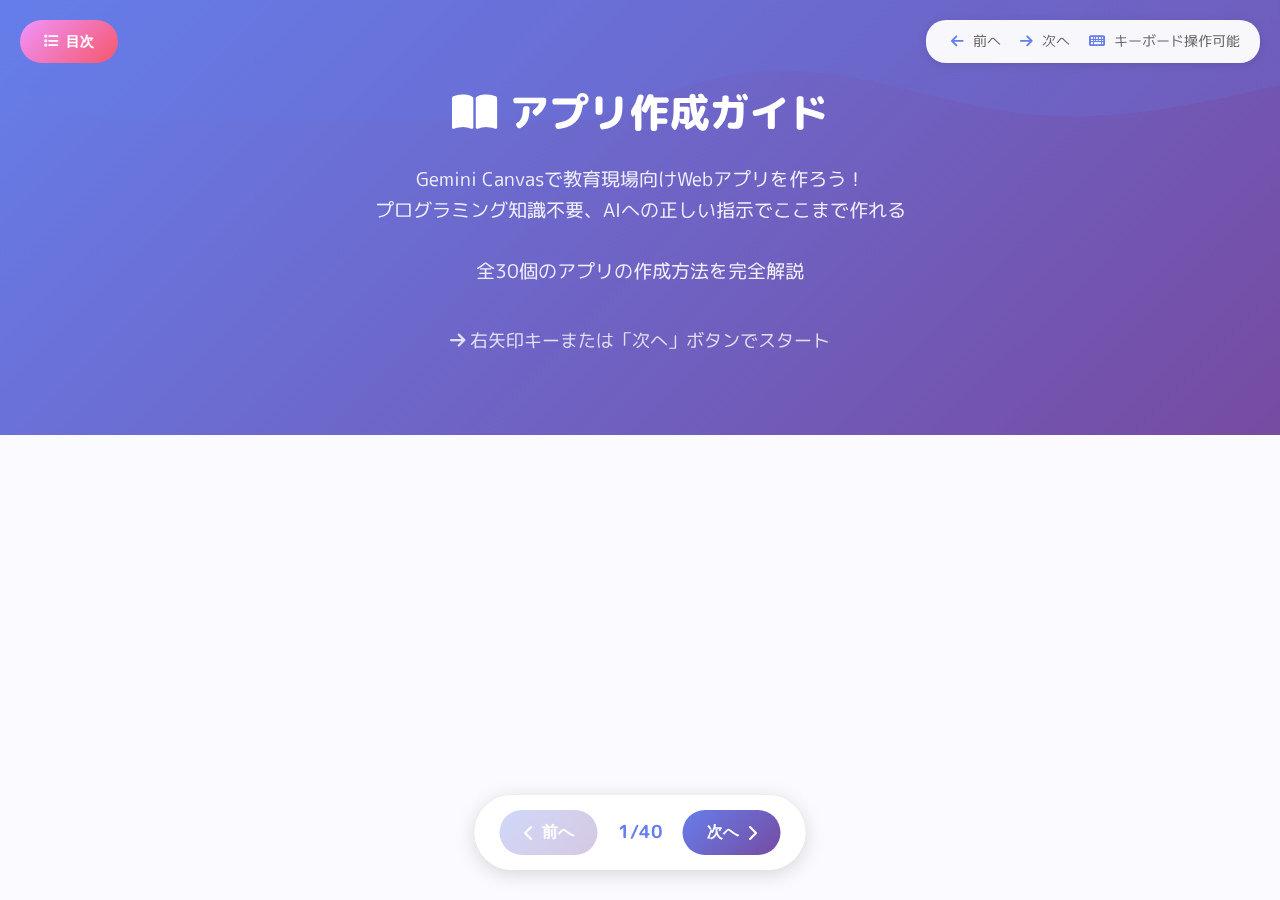
<file: app-creation-guide-full-slides.html>
<!DOCTYPE html>
<html lang="ja">
<head>
    <meta charset="UTF-8">
    <meta name="viewport" content="width=device-width, initial-scale=1.0">
    <title>アプリ作成ガイド（フルスライド版）| Gemini Canvasで教育アプリを作ろう</title>
    <link rel="stylesheet" href="css/style.css">
    <link href="https://fonts.googleapis.com/css2?family=M+PLUS+Rounded+1c:wght@400;500;700;800&display=swap" rel="stylesheet">
    <link rel="stylesheet" href="https://cdn.jsdelivr.net/npm/@fortawesome/fontawesome-free@6.4.0/css/all.min.css">
    <style>
        body {
            overflow: hidden;
            margin: 0;
            padding: 0;
        }

        .slide-container {
            width: 100vw;
            height: 100vh;
            overflow: hidden;
            position: relative;
        }

        .slide {
            width: 100%;
            height: 100%;
            position: absolute;
            top: 0;
            left: 0;
            opacity: 0;
            visibility: hidden;
            transition: opacity 0.5s ease, visibility 0.5s ease;
            overflow-y: auto;
            overflow-x: hidden;
        }

        .slide.active {
            opacity: 1;
            visibility: visible;
            z-index: 1;
        }

        /* ナビゲーションボタン */
        .nav-buttons {
            position: fixed;
            bottom: 30px;
            left: 50%;
            transform: translateX(-50%);
            display: flex;
            gap: 20px;
            z-index: 1000;
            background: rgba(255, 255, 255, 0.95);
            padding: 15px 25px;
            border-radius: 50px;
            box-shadow: 0 4px 20px rgba(0, 0, 0, 0.15);
        }

        .nav-btn {
            background: linear-gradient(135deg, #667eea 0%, #764ba2 100%);
            color: white;
            border: none;
            padding: 12px 24px;
            border-radius: 25px;
            cursor: pointer;
            font-size: 1rem;
            font-weight: 600;
            transition: all 0.3s ease;
            display: flex;
            align-items: center;
            gap: 8px;
        }

        .nav-btn:hover:not(:disabled) {
            transform: translateY(-2px);
            box-shadow: 0 6px 20px rgba(102, 126, 234, 0.4);
        }

        .nav-btn:disabled {
            opacity: 0.3;
            cursor: not-allowed;
        }

        .slide-counter {
            display: flex;
            align-items: center;
            font-weight: 600;
            color: #667eea;
            font-size: 1.1rem;
        }

        /* 目次ボタン */
        .toc-button {
            position: fixed;
            top: 20px;
            left: 20px;
            background: linear-gradient(135deg, #f093fb 0%, #f5576c 100%);
            color: white;
            border: none;
            padding: 12px 24px;
            border-radius: 25px;
            cursor: pointer;
            font-size: 0.9rem;
            font-weight: 600;
            transition: all 0.3s ease;
            z-index: 1000;
            display: flex;
            align-items: center;
            gap: 8px;
        }

        .toc-button:hover {
            transform: translateY(-2px);
            box-shadow: 0 6px 20px rgba(240, 147, 251, 0.4);
        }

        /* キーボードヒント */
        .keyboard-hint {
            position: fixed;
            top: 20px;
            right: 20px;
            background: rgba(255, 255, 255, 0.95);
            padding: 10px 20px;
            border-radius: 20px;
            box-shadow: 0 2px 10px rgba(0, 0, 0, 0.1);
            font-size: 0.9rem;
            color: #666;
            z-index: 1000;
        }

        .keyboard-hint i {
            color: #667eea;
            margin: 0 5px;
        }

        /* 既存のスタイルをそのまま適用 */
        .guide-hero {
            background: linear-gradient(135deg, #667eea 0%, #764ba2 100%);
            color: white;
            padding: 80px 20px;
            text-align: center;
        }
        
        .guide-hero h1 {
            font-size: 2.5rem;
            margin-bottom: 20px;
            font-weight: 800;
        }
        
        .guide-hero p {
            font-size: 1.2rem;
            opacity: 0.9;
            max-width: 800px;
            margin: 0 auto;
        }
        
        .guide-section {
            max-width: 900px;
            margin: 60px auto;
            padding: 0 20px 100px 20px;
        }
        
        .guide-section h2 {
            font-size: 2rem;
            color: var(--color-primary);
            margin-bottom: 30px;
            padding-bottom: 15px;
            border-bottom: 3px solid var(--color-primary);
        }
        
        .guide-section h3 {
            font-size: 1.5rem;
            color: var(--color-secondary);
            margin-top: 40px;
            margin-bottom: 20px;
        }
        
        .guide-section h4 {
            font-size: 1.2rem;
            color: #333;
            margin-top: 30px;
            margin-bottom: 15px;
        }
        
        .prompt-box {
            background: linear-gradient(135deg, #f093fb 0%, #f5576c 100%);
            color: white;
            padding: 25px;
            border-radius: 15px;
            margin: 20px 0;
            box-shadow: 0 4px 15px rgba(0,0,0,0.1);
        }
        
        .prompt-box h4 {
            color: white;
            margin-top: 0;
            margin-bottom: 15px;
            font-size: 1.1rem;
        }
        
        .prompt-box pre {
            background: rgba(255,255,255,0.2);
            padding: 15px;
            border-radius: 8px;
            overflow-x: auto;
            white-space: pre-wrap;
            word-wrap: break-word;
            margin: 10px 0;
        }
        
        .tips-box {
            background: #fff3cd;
            border-left: 5px solid #ffc107;
            padding: 20px;
            margin: 20px 0;
            border-radius: 5px;
        }
        
        .tips-box h4 {
            color: #856404;
            margin-top: 0;
        }
        
        .tips-box ul {
            margin: 10px 0;
            padding-left: 25px;
        }
        
        .category-card {
            background: white;
            border-radius: 15px;
            padding: 30px;
            margin: 30px 0;
            box-shadow: 0 4px 15px rgba(0,0,0,0.1);
        }
        
        .category-card h3 {
            margin-top: 0;
            color: var(--color-primary);
        }
        
        .app-item {
            margin: 30px 0;
            padding: 20px;
            background: #f8f9fa;
            border-radius: 10px;
        }
        
        .app-item h4 {
            color: #667eea;
            margin-top: 0;
        }
        
        .step-box {
            background: linear-gradient(135deg, #667eea 0%, #764ba2 100%);
            color: white;
            padding: 30px;
            border-radius: 15px;
            margin: 30px 0;
        }
        
        .step-box h3 {
            color: white;
            margin-top: 0;
        }
        
        .step-box ol {
            font-size: 1.1rem;
            line-height: 1.8;
        }
        
        .highlight {
            background: linear-gradient(transparent 60%, #ffeb3b 60%);
            padding: 2px 4px;
            font-weight: 600;
        }
        
        .back-button {
            display: inline-block;
            background: linear-gradient(135deg, #667eea 0%, #764ba2 100%);
            color: white;
            padding: 15px 30px;
            border-radius: 25px;
            text-decoration: none;
            margin: 40px 0;
            font-weight: 600;
            transition: all 0.3s ease;
        }
        
        .back-button:hover {
            transform: translateY(-2px);
            box-shadow: 0 5px 20px rgba(102, 126, 234, 0.4);
        }

        /* レスポンシブ対応 */
        @media (max-width: 768px) {
            .nav-buttons {
                bottom: 15px;
                padding: 10px 15px;
                gap: 10px;
            }

            .nav-btn {
                padding: 10px 16px;
                font-size: 0.9rem;
            }

            .keyboard-hint {
                display: none;
            }

            .toc-button {
                top: 10px;
                left: 10px;
                padding: 8px 16px;
                font-size: 0.8rem;
            }

            .guide-section {
                padding: 20px 15px 100px 15px;
            }
        }
    </style>
</head>
<body>
    <button class="toc-button" id="tocBtn">
        <i class="fas fa-list"></i> 目次
    </button>

    <div class="keyboard-hint">
        <i class="fas fa-arrow-left"></i> 前へ　<i class="fas fa-arrow-right"></i> 次へ　<i class="fas fa-keyboard"></i> キーボード操作可能
    </div>

    <div class="slide-container" id="slideContainer">
        <!-- このコンテンツはJavaScriptで動的に生成されます -->
    </div>

    <!-- ナビゲーションボタン -->
    <div class="nav-buttons">
        <button class="nav-btn" id="prevBtn" disabled>
            <i class="fas fa-chevron-left"></i> 前へ
        </button>
        <div class="slide-counter">
            <span id="currentSlide">1</span> / <span id="totalSlides">0</span>
        </div>
        <button class="nav-btn" id="nextBtn">
            次へ <i class="fas fa-chevron-right"></i>
        </button>
    </div>

    <script>
        // スライドデータ定義
        const slidesData = [
            // スライド1: タイトル
            {
                type: 'hero',
                title: 'アプリ作成ガイド',
                subtitle: 'Gemini Canvasで教育現場向けWebアプリを作ろう！<br>プログラミング知識不要、AIへの正しい指示でここまで作れる<br><br>全30個のアプリの作成方法を完全解説',
                note: '<i class="fas fa-arrow-right"></i> 右矢印キーまたは「次へ」ボタンでスタート'
            },
            
            // スライド2: 目次
            {
                type: 'toc',
                title: '目次',
                categories: [
                    { name: '1. はじめに', slide: 2 },
                    { name: '2. 全アプリ共通の基本設定', slide: 3 },
                    { name: '3. カテゴリ1: 画像・映像・AI処理（4アプリ）', slide: 4 },
                    { name: '4. カテゴリ2: ファイル処理・変換（4アプリ）', slide: 8 },
                    { name: '5. カテゴリ3: 学級経営・事務（6アプリ）', slide: 12 },
                    { name: '6. カテゴリ4: テスト・プリント作成（3アプリ）', slide: 18 },
                    { name: '7. カテゴリ5: 授業支援・演出（10アプリ）', slide: 21 },
                    { name: '8. Gemini活用の3ステップ', slide: 31 },
                    { name: '9. プロンプトのコツ', slide: 32 },
                    { name: '10. まとめ', slide: 33 }
                ]
            },
            
            // スライド3: はじめに
            {
                type: 'intro',
                title: 'はじめに',
                content: 'このページでは、本サイトで紹介している全30個のアプリを<span class="highlight">どのようにGemini Canvasで作成したか</span>を詳しく解説します。',
                subContent: '先生やICT支援員の方が「自分も作ってみたい」「仕組みを知りたい」と思った時に、すぐに実践できる内容になっています。',
                tips: [
                    '各アプリを作成するための<strong>具体的なプロンプト（指示文）</strong>',
                    '作成・カスタマイズする際の<strong>重要なポイント</strong>',
                    '学校現場で使いやすくするための<strong>工夫</strong>',
                    'Gemini Canvasへの<strong>効果的な指示の出し方</strong>'
                ]
            },
            
            // スライド4: 全アプリ共通の基本設定
            {
                type: 'basic',
                title: '全アプリ共通の基本設定',
                content: 'Gemini Canvasで作成する際、<strong>すべてのアプリで共通して以下の条件</strong>を最初に入力しています。',
                subContent: 'これにより、学校現場で最も重要な「<span class="highlight">セキュリティ</span>」と「<span class="highlight">使いやすさ</span>」を担保しています。',
                prompt: `以下の要件を満たすWebアプリを作成してください。

1. **技術:** HTML5, Tailwind CSS, JavaScript (React/Vue等のCDN版を使用可)
2. **構造:** 単一のHTMLファイル（シングルファイル）で完結させること
3. **セキュリティ:** サーバーへのデータ送信は一切行わない。
   全ての処理をブラウザ上のJavaScriptで完結させる（ローカル処理）
4. **デザイン:** 学校の先生が使いやすい、清潔でモダンなUI`,
                tips: [
                    '<strong>単一HTMLファイル:</strong> インストール不要、ファイルを開くだけで使える',
                    '<strong>ローカル処理:</strong> 児童生徒の個人情報が外部に送信されない',
                    '<strong>Tailwind CSS:</strong> モダンなデザインを簡単に実装できる',
                    '<strong>CDN使用:</strong> 外部ライブラリも1ファイルで完結'
                ]
            },
            
            // カテゴリ1: 画像・映像・AI処理（4アプリ）
            {
                type: 'category',
                category: 'カテゴリ1: 画像・映像・AI処理',
                icon: 'fa-camera',
                description: '児童の顔が映るデータを<strong>クラウドに上げずに処理</strong>できるツール群です。',
                apps: ['① 全自動・顔モザイクメーカー', '② クイック席替えメーカー', '③ 教室用ビジュアルタイマー', '④ FormMirror']
            },
            
            // ① 全自動・顔モザイクメーカー
            {
                type: 'app',
                number: '①',
                title: '全自動・顔モザイクメーカー',
                function: '動画・写真から顔を自動検出し、モザイクやぼかしを入れる',
                prompt: `face-api.jsを使用して、Webカメラまたはアップロードされた動画ファイルから
リアルタイムで顔を検出し、その部分にモザイク処理またはぼかし処理をかける
アプリを作成してください。

処理は全てクライアントサイドで行い、サーバーへのアップロードは一切しないこと。
処理済みの動画・画像をダウンロードできるようにしてください。`,
                tips: [
                    '<strong>face-api.jsの読み込み:</strong> 初回は1〜2秒かかるため「モデル読み込み中…」と表示',
                    '<strong>動画処理:</strong> 長い動画は重いため「30秒以内推奨」と注意書きを',
                    '<strong>手動補正:</strong> AIが顔を見逃した時のために手動モザイク機能も実装するよう指示'
                ],
                advice: '【個人情報保護の切り札】学校行事の写真・動画を保護者に配布する前に顔を隠すツール。完全ローカル処理なので情報漏洩の心配なし。'
            },
            
            // ② クイック席替えメーカー
            {
                type: 'app',
                number: '②',
                title: 'クイック席替えメーカー',
                function: '名簿から自動で座席配置を生成し、印刷可能な座席表を作成',
                prompt: `生徒名簿（Excelからコピペ可能）を入力すると、
ランダムに席順を決めて座席表を生成するアプリを作成してください。

・教室レイアウトは4×8、5×7など複数パターンから選択可能
・前後左右の交換機能、固定席の設定機能
・印刷時にA4用紙に最適化されたレイアウト
・座席表のPNG画像としての保存機能`,
                tips: [
                    '<strong>Excelコピペ対応:</strong> 名簿データを改行区切りで入力できるように',
                    '<strong>視力・身長考慮:</strong> 前列固定などの条件を設定できる機能',
                    '<strong>印刷最適化:</strong> @media printでA4サイズに最適化'
                ],
                advice: '【時短の王様】従来30分かかっていた席替えが30秒で完了。公平性も保証され、児童も納得。'
            },
            
            // ③ 教室用ビジュアルタイマー
            {
                type: 'app',
                number: '③',
                title: '教室用ビジュアルタイマー',
                function: '残り時間を視覚的に表示するタイマー',
                prompt: `残り時間を円グラフまたはバーで視覚的に減らしていくタイマーを作成してください。

残り1分で色が黄色に、0分で赤に変化。
終了時にアラーム音を鳴らす（音量調整可能）。
複数タイマーの同時管理機能、全画面表示モード対応。

プリセットタイマー（5分/10分/15分）も用意。
ブラウザのFullscreen APIを使用してフルスクリーン表示を実装してください。`,
                tips: [
                    '<strong>全画面:</strong> 授業での提示用に「フルスクリーン表示ボタン」を実装',
                    '<strong>音の再生:</strong> ブラウザの仕様上、ユーザーが一度画面をクリックしないと音が鳴らないため、「開始ボタン」を必ず設置',
                    '<strong>カスタマイズ:</strong> 色やアニメーションを好みに変更できるように'
                ],
                advice: '【時間管理の味方】「あと何分？」の質問が激減。子どもたちが自発的に時間を意識するように。'
            },
            
            // ④ FormMirror
            {
                type: 'app',
                number: '④',
                title: 'FormMirror',
                function: '動作分析・フォームチェックアプリ',
                prompt: `Webカメラの映像をリアルタイムでミラー表示し、
お手本動画と比較しながら動きをチェックできるアプリを作成してください。

・画面を左右分割し、左にお手本動画、右にWebカメラ映像
・両方の映像を同期再生できる機能
・スロー再生機能（0.25倍速〜2倍速）
・録画機能（MediaRecorder API使用）`,
                tips: [
                    '<strong>AI骨格検出:</strong> TensorFlow.js の PoseNet を使用すると、骨格を可視化できる',
                    '<strong>遅延問題:</strong> Webカメラ映像はリアルタイム表示のため、ミラー表示にはわずかな遅延がある',
                    '<strong>プライバシー:</strong> カメラへのアクセス許可が必要なため、権限要求の説明を丁寧に'
                ],
                advice: '【体育授業の革命】跳び箱、マット運動のフォームを自分で確認。先生の負担も減り、子どもの自主性も育つ。'
            },
            
            // カテゴリ2: ファイル処理・変換（4アプリ）
            {
                type: 'category',
                category: 'カテゴリ2: ファイル処理・変換',
                icon: 'fa-file-alt',
                description: '教材作成に必要なファイル変換を<strong>ローカルで安全に処理</strong>するツール群です。',
                apps: ['⑤ 万能PNGコンバーター', '⑥ QR Generator', '⑦ PDFちょこっと整理', '⑧ 提出物リネーム屋さん']
            },
            
            // ⑤ 万能PNGコンバーター
            {
                type: 'app',
                number: '⑤',
                title: '万能PNGコンバーター',
                function: 'PDF、Office、画像をPNG変換',
                prompt: `PDF、Word、Excel、PowerPoint、画像ファイルを
PNG画像に変換するアプリを作成してください。

・PDF.jsを使用してPDFを画像化
・Office系ファイルはHTML変換→Canvas描画→PNG化
・複数ページある場合は全ページを変換
・画質設定（72dpi/150dpi/300dpi）
・完全クライアント処理で機密保持`,
                tips: [
                    '<strong>PDF.js:</strong> CDN版を使用すれば簡単にPDF読み込み可能',
                    '<strong>Office変換:</strong> 完全な変換は難しいため、「レイアウトが崩れる場合あり」と注記',
                    '<strong>ファイルサイズ:</strong> 大きなファイルはメモリを消費するため、「10MB以内推奨」と表示'
                ],
                advice: '【教材作成の強い味方】PDFプリントをPNG化してKeynote/PowerPointに貼り付け。オンライン授業資料の作成が劇的に効率化。'
            },
            
            // ⑥ QR Generator
            {
                type: 'app',
                number: '⑥',
                title: 'QR Generator',
                function: '教材用QRコード一括生成',
                prompt: `URL、テキスト、Wi-Fiパスワードなどを入力して
QRコードを生成するアプリを作成してください。

・qrcode.js ライブラリを使用
・複数のURLを一度に入力（改行区切り）して一括生成
・QRコードの色、サイズをカスタマイズ可能
・生成したQRコードをA4用紙に並べて印刷できるレイアウト`,
                tips: [
                    '<strong>一括生成:</strong> 30個のURLを一度に入力して、A4用紙に6×5レイアウトで配置',
                    '<strong>ラベル機能:</strong> QRコードの下に「〇〇のURL」といったラベルを自動表示',
                    '<strong>印刷最適化:</strong> ページブレークを考慮して印刷レイアウトを調整'
                ],
                advice: '【GIGAスクールの必需品】学習サイトへのアクセスを簡単に。プリントにQRコードを印刷して配布するだけ。'
            },
            
            // ⑦ PDFちょこっと整理
            {
                type: 'app',
                number: '⑦',
                title: 'PDFちょこっと整理',
                function: 'ブラウザで動作する簡易PDF編集ツール',
                prompt: `PDFファイルの結合・分割・削除・並び替えを
ドラッグ&ドロップで操作できるアプリを作成してください。

・pdf-lib ライブラリを使用
・複数PDFをドラッグ&ドロップで結合
・ページのサムネイル表示
・不要ページの削除、ページ順の入れ替え
・完全オフラインで機密データも安心`,
                tips: [
                    '<strong>サムネイル:</strong> PDF.jsでページのプレビュー画像を生成',
                    '<strong>ドラッグ&ドロップ:</strong> SortableJS等を使用すると簡単に実装',
                    '<strong>ファイルサイズ:</strong> 大きなPDFは処理に時間がかかるため、進捗バーを表示'
                ],
                advice: '【テスト問題作成の時短】複数のPDFプリントから必要なページだけを抜き出して1つに結合。従来15分→3分に短縮。'
            },
            
            // ⑧ 提出物リネーム屋さん
            {
                type: 'app',
                number: '⑧',
                title: '提出物リネーム屋さん',
                function: 'バラバラなファイル名を一括整理',
                prompt: `Google Classroomなどで回収したファイルを
名簿リストやルールに基づいて一括リネームするアプリを作成してください。

・ファイルをドラッグ&ドロップで一括読み込み
・名簿リスト（Excel/CSV）をアップロード
・リネームルール設定（連番、日付、クラス名など）
・リネーム後のファイルをZIPでダウンロード
・完全ローカル処理で個人情報も安心`,
                tips: [
                    '<strong>ファイル処理:</strong> JSZip ライブラリでZIP圧縮',
                    '<strong>プレビュー機能:</strong> リネーム前後のファイル名を一覧表示',
                    '<strong>ルールテンプレート:</strong> よくあるパターン（出席番号_名前_提出日.pdf）を保存'
                ],
                advice: '【事務作業の救世主】40人分の提出物整理が30秒で完了。「田中太郎_作文.pdf」のような統一ファイル名で保存も簡単。'
            },
            
            // カテゴリ3: 学級経営・事務（6アプリ）
            {
                type: 'category',
                category: 'カテゴリ3: 学級経営・事務',
                icon: 'fa-users',
                description: '日々の学級運営を<strong>デジタル化して効率化</strong>するツール群です。',
                apps: ['⑨ クラスメモボード', '⑩ ランダムセレクター', '⑪ 名札メーカー Pro', '⑫ 時間割メーカー', '⑬ デジタル出席簿', '⑭ スマートグループ分け']
            },
            
            // ⑨ クラスメモボード
            {
                type: 'app',
                number: '⑨',
                title: 'クラスメモボード',
                function: 'クラス情報を一箇所に集約',
                prompt: `クラスの予定、連絡事項、当番表、持ち物リストなどを
1つの画面で管理できるダッシュボードアプリを作成してください。

・カレンダー機能（予定の追加・編集）
・ToDoリスト（チェックボックス付き）
・当番表（給食、掃除など）
・持ち物リスト
・全てlocalStorageに保存`,
                tips: [
                    '<strong>レイアウト:</strong> グリッドレイアウトで各機能をカード形式で配置',
                    '<strong>データ管理:</strong> JSON形式でlocalStorageに保存',
                    '<strong>印刷機能:</strong> 週間予定表だけを印刷できる機能'
                ],
                advice: '【デジタル連絡帳】黒板の端に書いていた「今日の予定」「明日の持ち物」をデジタル化。保護者共有も簡単。'
            },
            
            // ⑩ ランダムセレクター
            {
                type: 'app',
                number: '⑩',
                title: 'ランダムセレクター',
                function: 'ルーレットモードで抽選、グループ分けモード',
                prompt: `生徒名リストからランダムに1人を選ぶルーレットを作成してください。

ドラムロールのような演出アニメーションと効果音を入れて。
当選時に紙吹雪（confetti）を散らすアニメーションを実装。

ルーレットモードとグループ分けモード（2〜8チーム自動編成）を切り替え可能。
一度選ばれた人を除外するオプションも追加してください。`,
                tips: [
                    '<strong>盛り上げ:</strong> 演出が大事。紙吹雪や効果音で子供たちが喜ぶ',
                    '<strong>スピード調整:</strong> ルーレットの回転速度を調整できると良い',
                    '<strong>履歴:</strong> 過去に誰が選ばれたか履歴を表示'
                ],
                advice: '【公平性の保証】「先生、また俺？」問題を解決。ランダム抽選で全員が納得。クラスが盛り上がる演出も◎。'
            },
            
            // ⑪ 名札メーカー Pro
            {
                type: 'app',
                number: '⑪',
                title: '名札メーカー Pro',
                function: '首かけ名札と三角席札を簡単作成',
                prompt: `児童生徒の名札を作成・印刷できるアプリを作成してください。

・名簿データ（CSV/Excel）を一括読み込み
・首かけ名札と三角席札の2つのテンプレート
・ふりがな、学年、組、番号を自動配置
・A4用紙に8枚並べて印刷可能
・イラストや枠線のカスタマイズ機能`,
                tips: [
                    '<strong>CSV読み込み:</strong> Papa Parse ライブラリで簡単に実装',
                    '<strong>印刷最適化:</strong> A4用紙に8枚（2×4）配置し、切り取り線を表示',
                    '<strong>テンプレート:</strong> 3〜4種類のデザインパターンを用意'
                ],
                advice: '【新学期の時短】40人分の名札作りが10分で完了。デザインも統一されてプロ仕様。'
            },
            
            // ⑫ 時間割メーカー
            {
                type: 'app',
                number: '⑫',
                title: '時間割メーカー',
                function: '週間時間割を簡単作成',
                prompt: `週間時間割を作成・印刷できるアプリを作成してください。

・月〜金の5日間、1〜6時限の時間割表
・科目名を選択式で入力（国語、算数、体育など）
・4つのデザインテーマ（シンプル、カラフル、モノクロ、イラスト入り）
・児童用と保護者用の2つのモード
・A4印刷最適化`,
                tips: [
                    '<strong>科目マスター:</strong> よく使う科目名をあらかじめリスト化',
                    '<strong>色分け:</strong> 科目ごとに自動で色分けする機能',
                    '<strong>保護者用:</strong> 持ち物欄を追加した保護者向けレイアウト'
                ],
                advice: '【保護者への配布資料】見やすくカラフルな時間割表を簡単作成。保護者からの評判も◎。'
            },
            
            // ⑬ デジタル出席簿
            {
                type: 'app',
                number: '⑬',
                title: 'デジタル出席簿',
                function: '月間カレンダー型出席管理',
                prompt: `月間カレンダー形式の出席簿を作成してください。

・クリックで出席○・遅刻△・欠席×・早退▲を入力
・生徒ごとの出席日数・欠席日数を自動集計
・月次レポート（PDF/CSV出力）
・データはlocalStorageに保存
・印刷時に月間出席簿として最適化`,
                tips: [
                    '<strong>カレンダーUI:</strong> FullCalendar.js などのライブラリを使用',
                    '<strong>統計:</strong> 出席率、欠席回数を自動計算してグラフ表示',
                    '<strong>バックアップ:</strong> JSON形式でエクスポート機能'
                ],
                advice: '【紙の出席簿から解放】クリック1つで出席管理。月末の集計も自動で先生の負担激減。'
            },
            
            // ⑭ スマートグループ分け
            {
                type: 'app',
                number: '⑭',
                title: 'スマートグループ分け',
                function: '最適なチーム分けを自動生成',
                prompt: `生徒名簿から最適なグループ分けを自動生成するアプリを作成してください。

・2〜8チームに自動分割
・男女比を均等にする機能
・リーダー、副リーダー、書記などの役割を自動割り当て
・特定の生徒を同じチームにする/しない設定
・グループ表を印刷可能`,
                tips: [
                    '<strong>アルゴリズム:</strong> シンプルなランダム分割でOK。高度な最適化は不要',
                    '<strong>再生成:</strong> 何度でもやり直せる「もう一度」ボタン',
                    '<strong>履歴保存:</strong> 過去のグループ分けを保存して次回参考に'
                ],
                advice: '【公平なチーム分け】「あの子と一緒がいい」問題を解決。アルゴリズムが決めるので先生も気楽。'
            },
            
            // カテゴリ4: テスト・プリント作成（3アプリ）
            {
                type: 'category',
                category: 'カテゴリ4: テスト・プリント作成',
                icon: 'fa-file-alt',
                description: 'テスト問題やプリント作成を<strong>効率化</strong>するツール群です。',
                apps: ['⑮ 漢字テストメーカー', '⑯ 算数・数学 図形作成ツール', '⑰ ワークシートページ切り出しツール']
            },
            
            // ⑮ 漢字テストメーカー
            {
                type: 'app',
                number: '⑮',
                title: '漢字テストメーカー',
                function: '小1〜中3の漢字テストを自動作成',
                prompt: `小1〜中3の学年別漢字テストを自動生成するアプリを作成してください。

・学年選択（小1〜中3）
・出題形式: 読み（漢字→ひらがな）/ 書き（ひらがな→漢字）
・レイアウト: 縦書き / 横書き
・問題数: 10問 / 20問 / 50問
・自由入力モードで独自問題作成可能
・問題入替・内容編集機能
・模範解答自動生成
・A4印刷最適化`,
                tips: [
                    '<strong>漢字データ:</strong> 学年別配当漢字をJSON形式で保存',
                    '<strong>ランダム出題:</strong> 同じ学年でも毎回違う問題',
                    '<strong>難易度調整:</strong> よく使う漢字を優先的に出題'
                ],
                advice: '【週1回のテスト作成が5分に】従来30分かかっていたテスト作成が5分で完了。時短約83%。'
            },
            
            // ⑯ 算数・数学 図形作成ツール
            {
                type: 'app',
                number: '⑯',
                title: '算数・数学 図形作成ツール',
                function: 'テスト・プリント用の正確な図形を作成',
                prompt: `テスト問題やプリント用の図形を正確に作成できるアプリを作成してください。

・三角形（3辺指定 / SAS指定）
・四角形、円、角度、座標指定
・辺の長さ・角度を数値入力で自動描画
・ラベル表示（頂点名 / 辺の長さ）
・方眼紙モード、ドラッグ移動可能
・背景透過PNG保存でWord/PowerPointに貼付`,
                tips: [
                    '<strong>Canvas API:</strong> HTML5 Canvasで図形を描画',
                    '<strong>数値精度:</strong> 辺の長さや角度を正確に計算',
                    '<strong>エクスポート:</strong> 透過PNG形式で保存'
                ],
                advice: '【図形問題作成の強い味方】定規とコンパスで30分かけて描いていた図形が1分で完成。正確で美しい。'
            },
            
            // ⑰ ワークシートページ切り出しツール
            {
                type: 'app',
                number: '⑰',
                title: 'ワークシートページ切り出しツール',
                function: '教科書PDFから必要ページ切り出し',
                prompt: `教科書・資料集PDFから必要なページを切り出し、
1枚のA4に自由レイアウトするアプリを作成してください。

・PDFアップロード機能
・ページサムネイル表示
・1/2/4分割対応
・ドラッグ&ドロップで配置
・PDF.js・jsPDF使用
・完全ローカル処理`,
                tips: [
                    '<strong>レイアウト:</strong> 1ページ全画面、2ページ上下、4ページ2×2',
                    '<strong>トリミング:</strong> ページの一部だけを切り出す機能',
                    '<strong>注釈:</strong> 切り出したページに矢印や文字を追加'
                ],
                advice: '【プリント作成の革命】複数の教材から必要な部分だけを集めて1枚のプリントに。著作権の範囲内で効率的。'
            },
            
            // カテゴリ5: 授業支援・演出（10アプリ）
            {
                type: 'category',
                category: 'カテゴリ5: 授業支援・演出',
                icon: 'fa-chalkboard-teacher',
                description: '教室の空気をコントロールし、<strong>授業を盛り上げる</strong>ツール群です。',
                apps: [
                    '⑱ 集中スポットライト', '⑲ 声の大きさ信号機', '⑳ 手書き風文字ジェネレーター', 
                    '㉑ 板書計画シミュレーター', '㉒ 動画＆カメラ お絵かきツール', '㉓ 効果音ポン出しサンプラー',
                    '㉔ 万能デジタル得点板', '㉕ 原稿用紙エディタ', '㉖ 言い間違い訂正アプリ', '㉗ おしゃべりノート', '㉘ そららメモ'
                ]
            },
            
            // ⑱ 集中スポットライト
            {
                type: 'app',
                number: '⑱',
                title: '集中スポットライト',
                function: '画面の特定部分だけを照らして注目させる',
                prompt: `画面全体を暗くし、マウスカーソル（またはタッチ位置）の周りだけ明るく表示する
「スポットライト」機能を作成してください。

スポットライトの形状は円・四角・スリットから選択可能。
透過率（暗さの度合い）を調整できるスライダーを実装。
背景画像を読み込んで、その上にスポットライトを当てることも可能に。
タッチ操作対応で、タブレットでも使いやすくしてください。`,
                tips: [
                    '<strong>デジタル教科書:</strong> プロジェクターでデジタル教科書を投影する際に便利',
                    '<strong>サイズ調整:</strong> スポットライトのサイズを調整できるように',
                    '<strong>固定モード:</strong> 特定位置にスポットライトを固定できる機能も有用'
                ],
                advice: '【注目を集める魔法】プロジェクター投影時に特定部分だけを照らす。子どもの視線が一点に集中。'
            },
            
            // ⑲ 声の大きさ信号機
            {
                type: 'app',
                number: '⑲',
                title: '声の大きさ信号機',
                function: '教室の環境音を可視化して騒音レベルを信号機表示',
                prompt: `マイクから教室の音量を取得し、騒音レベルを信号機で表示するアプリを作成してください。

Web Audio APIを使用してリアルタイム音量測定。
3つのプリセットモード（自習・授業・グループ活動）で閾値を自動設定。
青（静か）・黄（少し大きい）・赤（うるさい）の3段階表示。
音量グラフで時間経過を可視化。`,
                tips: [
                    '<strong>閾値調整:</strong> 教室の環境に合わせて閾値を調整できる機能',
                    '<strong>録音禁止:</strong> 音量だけを測定し、音声は録音しない',
                    '<strong>警告音:</strong> 赤信号が一定時間続いたら軽い警告音'
                ],
                advice: '【自発的な声の調整】先生が「静かに！」と言わなくても、子どもたちが自分で声の大きさを調整。'
            },
            
            // ⑳ 手書き風文字ジェネレーター
            {
                type: 'app',
                number: '⑳',
                title: '手書き風文字ジェネレーター',
                function: 'テキスト入力で背景透過PNG画像生成',
                prompt: `テキストを入力すると手書き風フォントで画像化するアプリを作成してください。

5種類の手書き風フォント搭載（ペン字・教科書体・かわいい・丸文字・筆文字）。
背景透過PNG画像として出力。
文字色、サイズ、行間を調整可能。
Canvas APIを使用して画像生成。`,
                tips: [
                    '<strong>Google Fonts:</strong> Noto Sans JP、Kiwi Maru などの手書き風フォント',
                    '<strong>複数行対応:</strong> 改行を認識して複数行表示',
                    '<strong>影・縁取り:</strong> 文字に影や縁取りを追加する機能'
                ],
                advice: '【掲示物作成の時短】手書きで書いていた掲示物のタイトルが1分で完成。統一感のある美しい掲示板に。'
            },
            
            // ㉑ 板書計画シミュレーター
            {
                type: 'app',
                number: '㉑',
                title: '板書計画シミュレーター',
                function: '授業前の板書計画をデジタル作成',
                prompt: `黒板のレイアウトをシミュレーションできるアプリを作成してください。

黒板/ホワイトボード切替、手書きペン、テキスト・図形配置。
スナップショット機能で複数案を比較。
Fabric.jsを使用してCanvasベースで実装。
作成した板書計画を画像保存。`,
                tips: [
                    '<strong>テンプレート:</strong> よくある板書パターンをテンプレート化',
                    '<strong>グリッド:</strong> 黒板を3×3に分割するガイドライン',
                    '<strong>タイムライン:</strong> 授業の進行に合わせて板書を追加していく機能'
                ],
                advice: '【授業準備の可視化】板書計画を事前にシミュレーション。授業中の迷いがなくなり、スムーズな進行が可能。'
            },
            
            // ㉒ 動画＆カメラ お絵かきツール
            {
                type: 'app',
                number: '㉒',
                title: '動画＆カメラ お絵かきツール',
                function: '動画・画像・Webカメラ映像に手書き注釈',
                prompt: `動画・画像・Webカメラ映像に手書き注釈を追加できるアプリを作成してください。

ペン色・太さ変更、消しゴム機能。
画像保存（PNG）、操作録画機能（WebM/MP4）。
体育授業・理科実験に最適。
Canvas APIとMediaRecorder APIを使用。`,
                tips: [
                    '<strong>フレーム処理:</strong> 動画の各フレームに注釈を追加',
                    '<strong>タッチ対応:</strong> タブレットでのペン入力に最適化',
                    '<strong>録画:</strong> 注釈を入れながらの解説動画を録画'
                ],
                advice: '【体育授業のフィードバック】跳び箱の動画に「ここで手をつく」と注釈。視覚的なフィードバックで理解度UP。'
            },
            
            // ㉓ 効果音ポン出しサンプラー
            {
                type: 'app',
                number: '㉓',
                title: '効果音ポン出しサンプラー',
                function: '16パッドのサウンドボード',
                prompt: `16個のパッドに音声ファイル（MP3/WAV等）をドラッグ&ドロップで設定でき、
クリックまたはキーボードショートカット（1〜4、Q〜Rなど）で再生できる
サウンドボードを作成してください。

全停止機能（スペースキー）、マスターボリューム調整、
ループ再生設定、パッドの色分け機能を実装。
設定はlocalStorageに保存し、次回起動時に復元できるようにしてください。`,
                tips: [
                    '<strong>効果音素材:</strong> 著作権フリーの効果音サイトを紹介すると親切',
                    '<strong>連打対応:</strong> 同じボタンを連続押ししても正常に動作するように',
                    '<strong>表示名変更:</strong> パッドに表示する名前を編集できるように'
                ],
                advice: '【校内放送・クイズ・演劇に最適】効果音をタイミングよく再生。完全オフライン動作で安心。'
            },
            
            // ㉔ 万能デジタル得点板
            {
                type: 'app',
                number: '㉔',
                title: '万能デジタル得点板',
                function: '体育授業・球技大会用のスコアボード',
                prompt: `視認性抜群の巨大デジタルフォントで得点を表示するスコアボードを作成してください。

バスケ用に+1/+2/+3ボタン、バレー・卓球用にセット数カウント機能。
チーム名編集、タイマー機能（カウントダウン/カウントアップ）、
コート変更（左右入れ替え）、オールリセット機能を実装。

React + Tailwind CSSで実装し、タブレット横画面で本格的な試合雰囲気を演出。
Google Fonts（Black Ops One等）で大きく見やすいフォントを使用してください。`,
                tips: [
                    '<strong>フォントサイズ:</strong> 体育館の後ろからでも見えるよう、超特大サイズに',
                    '<strong>色分け:</strong> チームごとに色を変えると分かりやすい',
                    '<strong>キーボード操作:</strong> タッチ操作だけでなく、キーボードでも得点操作できるように'
                ],
                advice: '【球技大会の必需品】タブレット1台で本格的なスコアボード。試合の雰囲気が一気にプロ仕様に。'
            },
            
            // ㉕ 原稿用紙エディタ
            {
                type: 'app',
                number: '㉕',
                title: '原稿用紙エディタ',
                function: 'ブラウザで動作する縦書き原稿用紙エディタ',
                prompt: `縦書き原稿用紙エディタを作成してください。

400字詰・200字詰・100字詰から選択可能。
枚数設定（自動/1〜10枚固定）、リアルタイムプレビュー。
PDF保存（A4印刷対応）、テキスト保存機能。
国語課題・作文指導・読書感想文に最適。
完全ローカル動作でデータ外部送信なし。`,
                tips: [
                    '<strong>縦書きCSS:</strong> writing-mode: vertical-rl で縦書き表示',
                    '<strong>罫線:</strong> CSSのborder-rightで原稿用紙の罫線を表現',
                    '<strong>文字数カウント:</strong> リアルタイムで文字数を表示'
                ],
                advice: '【国語課題の定番】原稿用紙を印刷する手間が不要。デジタルで書いてPDFで提出。'
            },
            
            // ㉖ 言い間違い訂正アプリ
            {
                type: 'app',
                number: '㉖',
                title: '言い間違い訂正アプリ',
                function: '会話中の「言い間違い」をリアルタイム検知・訂正',
                prompt: `Web Speech APIのSpeechRecognitionを使用して、マイク入力を常時テキスト化するアプリを作ってください。

事前に登録した「間違いキーワード（辞書）」が含まれていたら、即座に正しい言葉を画面に大きく表示し、
正しい発音（SpeechSynthesis）で読み上げてください。

辞書はユーザーが追加・削除できるようにしてください。
デフォルト辞書として以下を登録：
- ふいんき → 雰囲気
- シュミレーション → シミュレーション
- コミニュケーション → コミュニケーション

Google Chrome推奨の注意書きを表示してください。`,
                tips: [
                    '<strong>ブラウザ依存:</strong> Web Speech APIはGoogle Chromeで最も安定',
                    '<strong>誤検知:</strong> 完全一致の場合のみ訂正するロジック',
                    '<strong>マイク権限:</strong> 初回起動時の権限許可が必要'
                ],
                advice: '【国語指導・日本語学習に最適】先生が横について訂正し続けなくても、アプリが優しく教えてくれます。'
            },
            
            // ㉗ おしゃべりノート
            {
                type: 'app',
                number: '㉗',
                title: 'おしゃべりノート',
                function: '低学年向け音声入力メモ',
                prompt: `小学校低学年でも使える、UIが極めてシンプルな音声入力メモ帳を作成してください。

ボタンは「はなす」「とめる」「よむ」「ほぞん」「いんさつ」のように全てひらがな表記にしてください。
フォントは教科書体（Google FontsのKiwi MaruまたはZen Maru Gothic）を使用し、文字が大きく表示されるようにしてください。

Web Speech APIで音声認識を実装し、認識中はマイクアイコンを点滅させるなどの視覚フィードバックを表示。
読み上げ機能（SpeechSynthesis）、文字数カウンター、印刷機能（A4最適化）も実装してください。

ひらがなモード切替ボタンを設置し、ONにするとUI全体が教科書体フォントになるようにしてください。`,
                tips: [
                    '<strong>漢字変換の制御:</strong> シンプルな設計が無難',
                    '<strong>フィードバック:</strong> マイクアイコンの点滅や波形表示',
                    '<strong>保存形式:</strong> テキストファイル（.txt）で日付付き自動保存'
                ],
                advice: '【合理的配慮】「書き」に困難がある児童にとって、声で作文ができる魔法のツールです。'
            },
            
            // ㉘ そららメモ
            {
                type: 'app',
                number: '㉘',
                title: 'そららメモ',
                function: '「かく」「のこす」「けす」だけの超シンプルメモ',
                prompt: `機能をとにかく削ぎ落とした、世界一シンプルなメモアプリを作成してください。

背景は爽やかな青空のCSSグラデーション（明るい水色から白へ）。
機能はテキストエリアと「保存（のこす）」「消去（けす）」ボタンのみ。

誤って消さないよう、削除ボタンには「ほんとうにきえるよ？」という確認アラート（confirm）を入れてください。
ボタンのテキストは全てひらがなで、フォントはGoogle FontsのKiwi MaruまたはZen Maru Gothicを使用。

角丸（border-radius）を大きめにして、配色はパステルカラーで優しい印象に。
保存ボタンは緑色系、削除ボタンは赤色系にしてください。

localStorageを使って、ブラウザを閉じても内容が残るようにしてください。
保存時のファイル名は「めも_2026-01-28.txt」のような形式で自動生成。`,
                tips: [
                    '<strong>デザインの優しさ:</strong> 角丸大きめ、パステルカラー',
                    '<strong>データ永続化:</strong> localStorageで内容を保存',
                    '<strong>誤操作防止:</strong> 確認ダイアログ、空欄保存時の優しいエラー表示'
                ],
                advice: '【初めてのデジタル体験】複雑な機能は子どもを混乱させます。超シンプル設計でデジタルツールへの第一歩を。'
            },
            
            // Gemini活用の3ステップ
            {
                type: 'steps',
                title: 'Gemini Canvasでアプリを作る3ステップ',
                intro: 'このサイトのアプリを参考に、先生ご自身で「自分専用アプリ」を作りたい場合は、以下の手順でGemini（Canvasモード）に話しかけてみてください。',
                steps: [
                    {
                        title: '欲しい機能を言う',
                        desc: '「〇〇をするアプリを作って」とシンプルに伝える',
                        example: '例：「生徒の名前をランダムに選ぶアプリを作って」'
                    },
                    {
                        title: '制約をつける',
                        desc1: '「インストール不要で、HTML1つで動くようにして」',
                        desc2: '「サーバーにデータを送信しないで」'
                    },
                    {
                        title: '調整する',
                        examples: [
                            '「もっとボタンを大きくして」',
                            '「印刷できるようにして」',
                            '「スマホでも使えるようにして」'
                        ]
                    }
                ],
                outro: 'この3ステップだけで、驚くほど実用的なツールが生まれます。<br>ぜひ、このサイトのアプリを触りながら、次のアイデアを膨らませてみてください。'
            },
            
            // プロンプトのコツ
            {
                type: 'tips',
                title: 'プロンプトのコツ',
                tips: [
                    '<strong>具体的に:</strong> 「ボタンを大きく」ではなく「ボタンの高さを60pxに」と数値で指定',
                    '<strong>段階的に:</strong> 一度にすべてを頼まず、基本機能→追加機能と段階的に',
                    '<strong>例を示す:</strong> 「このサイトの〇〇みたいな感じで」と参考URLを示す',
                    '<strong>制約を明確に:</strong> 「必ずHTML1ファイルで」「必ずローカル処理で」と念押し',
                    '<strong>エラー対応:</strong> うまく動かない場合は「このエラーを直して」とエラーメッセージをそのまま貼る'
                ],
                example: {
                    bad: '「タイマーを作って」',
                    good: `「残り時間を円グラフで表示するタイマーを作ってください。
5分/10分/15分のプリセットボタンを設置し、
残り1分で色を黄色に、0秒で赤に変化させてください。
終了時にアラーム音を鳴らし、音量調整スライダーも実装してください。
HTML1ファイルで完結するようにお願いします。」`
                }
            },
            
            // まとめ
            {
                type: 'summary',
                title: 'まとめ',
                content: 'このガイドで紹介した30個のアプリは、すべて<span class="highlight">Gemini Canvasへの適切な指示</span>だけで作成できます。',
                subContent: 'プログラミングの知識がなくても、「何を作りたいか」「どう使いたいか」を明確に伝えることで、実用的なツールが完成します。',
                points: [
                    'HTML1ファイルで完結（インストール不要）',
                    '完全ローカル処理（個人情報保護）',
                    '段階的な調整（完璧を最初から求めない）',
                    '具体的な指示（数値や条件を明確に）',
                    '参考例を示す（「〇〇みたいな感じで」）'
                ],
                message: 'あなたの「こんなツールがあったら便利なのに」というアイデアが、<br>次の画期的な教育アプリになるかもしれません！'
            }
        ];

        // スライド生成関数
        function generateSlides() {
            const container = document.getElementById('slideContainer');
            
            slidesData.forEach((data, index) => {
                const slide = document.createElement('div');
                slide.className = 'slide';
                if (index === 0) slide.classList.add('active');
                
                let content = '';
                
                switch(data.type) {
                    case 'hero':
                        content = `
                            <div class="wave-top"></div>
                            <div class="guide-hero">
                                <div class="container">
                                    <h1><i class="fas fa-book-open"></i> ${data.title}</h1>
                                    <p>${data.subtitle}</p>
                                    <p style="margin-top: 40px; font-size: 1.1rem; opacity: 0.8;">
                                        ${data.note}
                                    </p>
                                </div>
                            </div>
                        `;
                        break;
                    
                    case 'toc':
                        content = `
                            <div class="wave-top"></div>
                            <div class="guide-section">
                                <h2><i class="fas fa-list"></i> ${data.title}</h2>
                                <div class="category-card">
                                    <ul style="font-size: 1.1rem; line-height: 2;">
                                        ${data.categories.map(cat => `<li><strong>${cat.name}</strong></li>`).join('')}
                                    </ul>
                                </div>
                            </div>
                        `;
                        break;
                    
                    case 'intro':
                        content = `
                            <div class="wave-top"></div>
                            <div class="guide-section">
                                <a href="index.html" class="back-button">
                                    <i class="fas fa-arrow-left"></i> アプリ一覧に戻る
                                </a>
                                <h2><i class="fas fa-lightbulb"></i> ${data.title}</h2>
                                <p>${data.content}</p>
                                <p>${data.subContent}</p>
                                <div class="tips-box">
                                    <h4><i class="fas fa-star"></i> このガイドでわかること</h4>
                                    <ul>
                                        ${data.tips.map(tip => `<li>${tip}</li>`).join('')}
                                    </ul>
                                </div>
                            </div>
                        `;
                        break;
                    
                    case 'basic':
                        content = `
                            <div class="wave-top"></div>
                            <div class="guide-section">
                                <h2><i class="fas fa-magic"></i> ${data.title}</h2>
                                <p>${data.content}</p>
                                <p>${data.subContent}</p>
                                <div class="prompt-box">
                                    <h4><i class="fas fa-terminal"></i> 基本プロンプト（呪文）</h4>
                                    <pre>${data.prompt}</pre>
                                </div>
                                <div class="tips-box">
                                    <h4><i class="fas fa-exclamation-circle"></i> なぜこの条件が重要？</h4>
                                    <ul>
                                        ${data.tips.map(tip => `<li>${tip}</li>`).join('')}
                                    </ul>
                                </div>
                            </div>
                        `;
                        break;
                    
                    case 'category':
                        content = `
                            <div class="wave-top"></div>
                            <div class="guide-section">
                                <div class="category-card">
                                    <h3><i class="fas ${data.icon}"></i> ${data.category}</h3>
                                    <p>${data.description}</p>
                                    <h4>このカテゴリーのアプリ:</h4>
                                    <ul style="font-size: 1.1rem; line-height: 1.8;">
                                        ${data.apps.map(app => `<li>${app}</li>`).join('')}
                                    </ul>
                                </div>
                            </div>
                        `;
                        break;
                    
                    case 'app':
                        content = `
                            <div class="wave-top"></div>
                            <div class="guide-section">
                                <div class="app-item">
                                    <h4>${data.number} ${data.title}</h4>
                                    <p><strong>機能:</strong> ${data.function}</p>
                                    
                                    <div class="prompt-box">
                                        <h4>Gemini Canvasへのプロンプト</h4>
                                        <pre>${data.prompt}</pre>
                                    </div>

                                    <div class="tips-box">
                                        <h4>作成・活用のコツ</h4>
                                        <ul>
                                            ${data.tips.map(tip => `<li>${tip}</li>`).join('')}
                                        </ul>
                                    </div>

                                    ${data.advice ? `<div class="tips-box" style="background: #d1ecf1; border-left-color: #0c5460;">
                                        <h4><i class="fas fa-chalkboard-teacher"></i> 先生・支援員へのアドバイス</h4>
                                        <p>${data.advice}</p>
                                    </div>` : ''}
                                </div>
                            </div>
                        `;
                        break;
                    
                    case 'steps':
                        content = `
                            <div class="wave-top"></div>
                            <div class="guide-section">
                                <div class="step-box">
                                    <h3><i class="fas fa-rocket"></i> ${data.title}</h3>
                                    <p>${data.intro}</p>
                                    
                                    <ol>
                                        ${data.steps.map((step, i) => {
                                            let stepContent = `<li><strong>${step.title}</strong>`;
                                            if (step.desc) stepContent += `<p>${step.desc}</p>`;
                                            if (step.example) stepContent += `<p>${step.example}</p>`;
                                            if (step.desc1) stepContent += `<p>${step.desc1}</p>`;
                                            if (step.desc2) stepContent += `<p>${step.desc2}</p>`;
                                            if (step.examples) {
                                                step.examples.forEach(ex => {
                                                    stepContent += `<p>${ex}</p>`;
                                                });
                                            }
                                            stepContent += '</li>';
                                            return stepContent;
                                        }).join('')}
                                    </ol>
                                    
                                    <p style="margin-top: 30px;">${data.outro}</p>
                                </div>
                            </div>
                        `;
                        break;
                    
                    case 'tips':
                        content = `
                            <div class="wave-top"></div>
                            <div class="guide-section">
                                <div class="tips-box">
                                    <h4><i class="fas fa-lightbulb"></i> ${data.title}</h4>
                                    <ul>
                                        ${data.tips.map(tip => `<li>${tip}</li>`).join('')}
                                    </ul>
                                </div>

                                <div class="prompt-box">
                                    <h4><i class="fas fa-magic"></i> 良い例 vs 悪い例</h4>
                                    <pre>❌ 悪い例:
${data.example.bad}

✅ 良い例:
${data.example.good}</pre>
                                </div>
                            </div>
                        `;
                        break;
                    
                    case 'summary':
                        content = `
                            <div class="wave-top"></div>
                            <div class="guide-section">
                                <h2><i class="fas fa-graduation-cap"></i> ${data.title}</h2>
                                <p>${data.content}</p>
                                <p>${data.subContent}</p>
                                
                                <div class="prompt-box">
                                    <h4><i class="fas fa-star"></i> 重要なポイント</h4>
                                    <ul style="list-style: none; padding-left: 0;">
                                        ${data.points.map(point => `<li>✅ ${point}</li>`).join('')}
                                    </ul>
                                </div>

                                <p style="margin-top: 40px; font-size: 1.2rem; text-align: center;">
                                    <strong>${data.message}</strong>
                                </p>

                                <div style="text-align: center; margin: 60px 0;">
                                    <a href="index.html" class="back-button">
                                        <i class="fas fa-arrow-left"></i> アプリ一覧に戻る
                                    </a>
                                    <a href="app-creation-guide.html" class="back-button" style="margin-left: 20px;">
                                        <i class="fas fa-file-alt"></i> 通常版ガイドを見る
                                    </a>
                                </div>
                            </div>
                        `;
                        break;
                }
                
                slide.innerHTML = content;
                container.appendChild(slide);
            });
        }

        // ページ読み込み時にスライドを生成
        window.addEventListener('DOMContentLoaded', () => {
            generateSlides();
            
            const slides = document.querySelectorAll('.slide');
            const totalSlides = slides.length;
            const prevBtn = document.getElementById('prevBtn');
            const nextBtn = document.getElementById('nextBtn');
            const currentSlideSpan = document.getElementById('currentSlide');
            const totalSlidesSpan = document.getElementById('totalSlides');
            const tocBtn = document.getElementById('tocBtn');
            
            let currentSlide = 0;

            // 総スライド数を表示
            totalSlidesSpan.textContent = totalSlides;

            function showSlide(n) {
                // 範囲チェック
                if (n < 0) n = 0;
                if (n >= totalSlides) n = totalSlides - 1;

                // すべてのスライドを非表示
                slides.forEach(slide => {
                    slide.classList.remove('active');
                });

                // 現在のスライドを表示
                slides[n].classList.add('active');
                currentSlide = n;

                // スライド番号を更新
                currentSlideSpan.textContent = n + 1;

                // ボタンの状態を更新
                prevBtn.disabled = (n === 0);
                nextBtn.disabled = (n === totalSlides - 1);

                // スライドの先頭にスクロール
                slides[n].scrollTop = 0;
            }

            // 次へボタン
            nextBtn.addEventListener('click', () => {
                showSlide(currentSlide + 1);
            });

            // 前へボタン
            prevBtn.addEventListener('click', () => {
                showSlide(currentSlide - 1);
            });

            // 目次ボタン
            tocBtn.addEventListener('click', () => {
                showSlide(1); // 目次は2番目のスライド（index=1）
            });

            // キーボード操作
            document.addEventListener('keydown', (e) => {
                if (e.key === 'ArrowRight' || e.key === 'Right') {
                    if (currentSlide < totalSlides - 1) {
                        showSlide(currentSlide + 1);
                    }
                } else if (e.key === 'ArrowLeft' || e.key === 'Left') {
                    if (currentSlide > 0) {
                        showSlide(currentSlide - 1);
                    }
                } else if (e.key === 'Home') {
                    showSlide(0);
                } else if (e.key === 'End') {
                    showSlide(totalSlides - 1);
                }
            });

            // スワイプ操作（タッチデバイス用）
            let touchStartX = 0;
            let touchEndX = 0;

            document.addEventListener('touchstart', (e) => {
                touchStartX = e.changedTouches[0].screenX;
            });

            document.addEventListener('touchend', (e) => {
                touchEndX = e.changedTouches[0].screenX;
                handleSwipe();
            });

            function handleSwipe() {
                const swipeThreshold = 50;
                if (touchEndX < touchStartX - swipeThreshold) {
                    // 左スワイプ（次へ）
                    if (currentSlide < totalSlides - 1) {
                        showSlide(currentSlide + 1);
                    }
                }
                if (touchEndX > touchStartX + swipeThreshold) {
                    // 右スワイプ（前へ）
                    if (currentSlide > 0) {
                        showSlide(currentSlide - 1);
                    }
                }
            }

            // 初期表示
            showSlide(0);
        });
    </script>
</body>
</html>
</file>
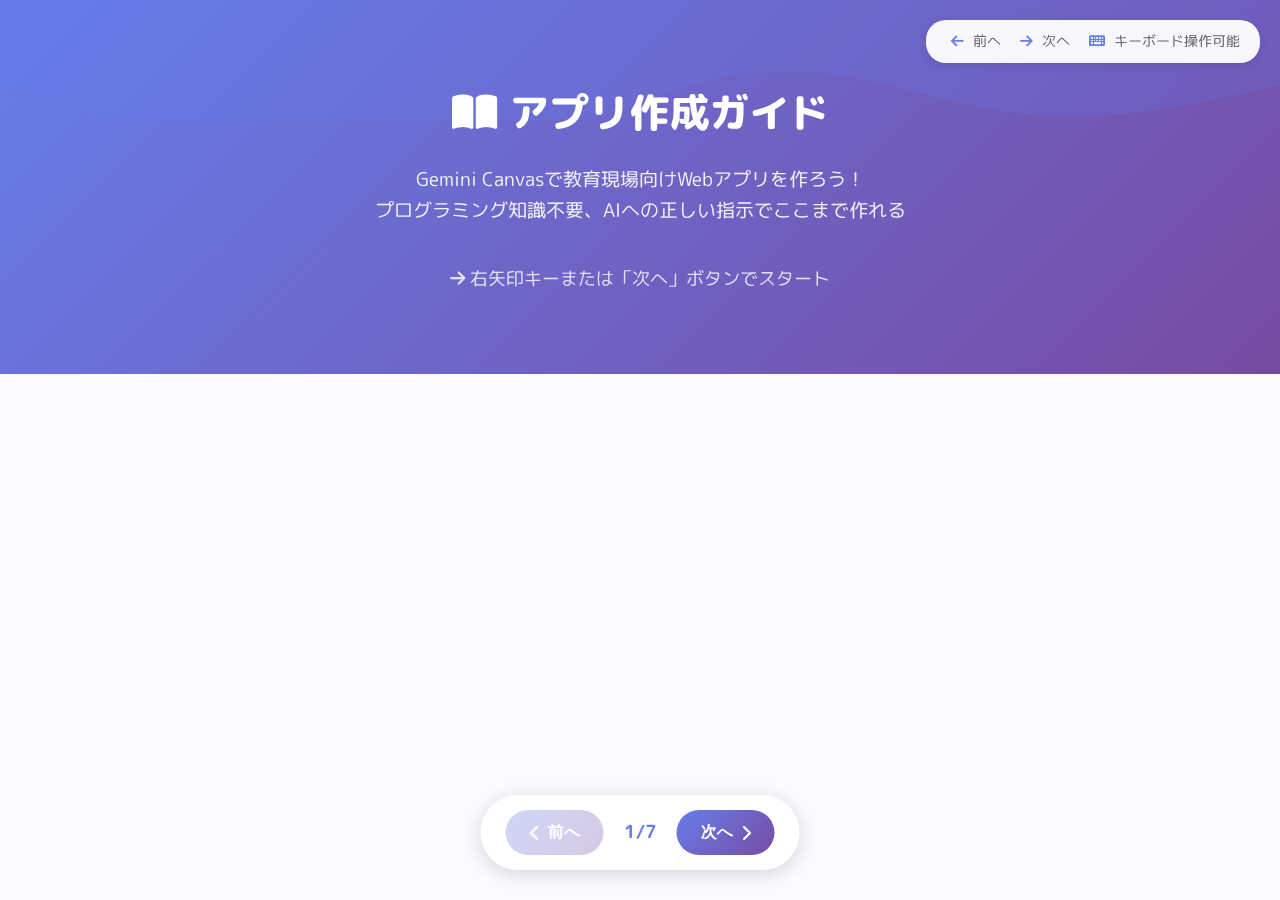
<file: app-creation-guide-slides.html>
<!DOCTYPE html>
<html lang="ja">
<head>
    <meta charset="UTF-8">
    <meta name="viewport" content="width=device-width, initial-scale=1.0">
    <title>アプリ作成ガイド（スライド版）| Gemini Canvasで教育アプリを作ろう</title>
    <link rel="stylesheet" href="css/style.css">
    <link href="https://fonts.googleapis.com/css2?family=M+PLUS+Rounded+1c:wght@400;500;700;800&display=swap" rel="stylesheet">
    <link rel="stylesheet" href="https://cdn.jsdelivr.net/npm/@fortawesome/fontawesome-free@6.4.0/css/all.min.css">
    <style>
        body {
            overflow: hidden;
            margin: 0;
            padding: 0;
        }

        .slide-container {
            width: 100vw;
            height: 100vh;
            overflow: hidden;
            position: relative;
        }

        .slide {
            width: 100%;
            height: 100%;
            position: absolute;
            top: 0;
            left: 0;
            opacity: 0;
            visibility: hidden;
            transition: opacity 0.5s ease, visibility 0.5s ease;
            overflow-y: auto;
            overflow-x: hidden;
        }

        .slide.active {
            opacity: 1;
            visibility: visible;
            z-index: 1;
        }

        /* ナビゲーションボタン */
        .nav-buttons {
            position: fixed;
            bottom: 30px;
            left: 50%;
            transform: translateX(-50%);
            display: flex;
            gap: 20px;
            z-index: 1000;
            background: rgba(255, 255, 255, 0.95);
            padding: 15px 25px;
            border-radius: 50px;
            box-shadow: 0 4px 20px rgba(0, 0, 0, 0.15);
        }

        .nav-btn {
            background: linear-gradient(135deg, #667eea 0%, #764ba2 100%);
            color: white;
            border: none;
            padding: 12px 24px;
            border-radius: 25px;
            cursor: pointer;
            font-size: 1rem;
            font-weight: 600;
            transition: all 0.3s ease;
            display: flex;
            align-items: center;
            gap: 8px;
        }

        .nav-btn:hover:not(:disabled) {
            transform: translateY(-2px);
            box-shadow: 0 6px 20px rgba(102, 126, 234, 0.4);
        }

        .nav-btn:disabled {
            opacity: 0.3;
            cursor: not-allowed;
        }

        .slide-counter {
            display: flex;
            align-items: center;
            font-weight: 600;
            color: #667eea;
            font-size: 1.1rem;
        }

        /* キーボードヒント */
        .keyboard-hint {
            position: fixed;
            top: 20px;
            right: 20px;
            background: rgba(255, 255, 255, 0.95);
            padding: 10px 20px;
            border-radius: 20px;
            box-shadow: 0 2px 10px rgba(0, 0, 0, 0.1);
            font-size: 0.9rem;
            color: #666;
            z-index: 1000;
        }

        .keyboard-hint i {
            color: #667eea;
            margin: 0 5px;
        }

        /* 既存のスタイルをそのまま適用 */
        .guide-hero {
            background: linear-gradient(135deg, #667eea 0%, #764ba2 100%);
            color: white;
            padding: 80px 20px;
            text-align: center;
        }
        
        .guide-hero h1 {
            font-size: 2.5rem;
            margin-bottom: 20px;
            font-weight: 800;
        }
        
        .guide-hero p {
            font-size: 1.2rem;
            opacity: 0.9;
            max-width: 800px;
            margin: 0 auto;
        }
        
        .guide-section {
            max-width: 900px;
            margin: 60px auto;
            padding: 0 20px 100px 20px;
        }
        
        .guide-section h2 {
            font-size: 2rem;
            color: var(--color-primary);
            margin-bottom: 30px;
            padding-bottom: 15px;
            border-bottom: 3px solid var(--color-primary);
        }
        
        .guide-section h3 {
            font-size: 1.5rem;
            color: var(--color-secondary);
            margin-top: 40px;
            margin-bottom: 20px;
        }
        
        .guide-section h4 {
            font-size: 1.2rem;
            color: #333;
            margin-top: 30px;
            margin-bottom: 15px;
        }
        
        .prompt-box {
            background: linear-gradient(135deg, #f093fb 0%, #f5576c 100%);
            color: white;
            padding: 25px;
            border-radius: 15px;
            margin: 20px 0;
            box-shadow: 0 4px 15px rgba(0,0,0,0.1);
        }
        
        .prompt-box h4 {
            color: white;
            margin-top: 0;
            margin-bottom: 15px;
            font-size: 1.1rem;
        }
        
        .prompt-box pre {
            background: rgba(255,255,255,0.2);
            padding: 15px;
            border-radius: 8px;
            overflow-x: auto;
            white-space: pre-wrap;
            word-wrap: break-word;
            margin: 10px 0;
        }
        
        .tips-box {
            background: #fff3cd;
            border-left: 5px solid #ffc107;
            padding: 20px;
            margin: 20px 0;
            border-radius: 5px;
        }
        
        .tips-box h4 {
            color: #856404;
            margin-top: 0;
        }
        
        .tips-box ul {
            margin: 10px 0;
            padding-left: 25px;
        }
        
        .category-card {
            background: white;
            border-radius: 15px;
            padding: 30px;
            margin: 30px 0;
            box-shadow: 0 4px 15px rgba(0,0,0,0.1);
        }
        
        .category-card h3 {
            margin-top: 0;
            color: var(--color-primary);
        }
        
        .app-item {
            margin: 30px 0;
            padding: 20px;
            background: #f8f9fa;
            border-radius: 10px;
        }
        
        .app-item h4 {
            color: #667eea;
            margin-top: 0;
        }
        
        .step-box {
            background: linear-gradient(135deg, #667eea 0%, #764ba2 100%);
            color: white;
            padding: 30px;
            border-radius: 15px;
            margin: 30px 0;
        }
        
        .step-box h3 {
            color: white;
            margin-top: 0;
        }
        
        .step-box ol {
            font-size: 1.1rem;
            line-height: 1.8;
        }
        
        .highlight {
            background: linear-gradient(transparent 60%, #ffeb3b 60%);
            padding: 2px 4px;
            font-weight: 600;
        }
        
        .back-button {
            display: inline-block;
            background: linear-gradient(135deg, #667eea 0%, #764ba2 100%);
            color: white;
            padding: 15px 30px;
            border-radius: 25px;
            text-decoration: none;
            margin: 40px 0;
            font-weight: 600;
            transition: all 0.3s ease;
        }
        
        .back-button:hover {
            transform: translateY(-2px);
            box-shadow: 0 5px 20px rgba(102, 126, 234, 0.4);
        }

        /* レスポンシブ対応 */
        @media (max-width: 768px) {
            .nav-buttons {
                bottom: 15px;
                padding: 10px 15px;
                gap: 10px;
            }

            .nav-btn {
                padding: 10px 16px;
                font-size: 0.9rem;
            }

            .keyboard-hint {
                display: none;
            }

            .guide-section {
                padding: 20px 15px 100px 15px;
            }
        }
    </style>
</head>
<body>
    <div class="keyboard-hint">
        <i class="fas fa-arrow-left"></i> 前へ　<i class="fas fa-arrow-right"></i> 次へ　<i class="fas fa-keyboard"></i> キーボード操作可能
    </div>

    <div class="slide-container">
        <!-- スライド1: タイトル -->
        <div class="slide active">
            <div class="wave-top"></div>
            <div class="guide-hero">
                <div class="container">
                    <h1><i class="fas fa-book-open"></i> アプリ作成ガイド</h1>
                    <p>Gemini Canvasで教育現場向けWebアプリを作ろう！<br>
                    プログラミング知識不要、AIへの正しい指示でここまで作れる</p>
                    <p style="margin-top: 40px; font-size: 1.1rem; opacity: 0.8;">
                        <i class="fas fa-arrow-right"></i> 右矢印キーまたは「次へ」ボタンでスタート
                    </p>
                </div>
            </div>
        </div>

        <!-- スライド2: はじめに -->
        <div class="slide">
            <div class="wave-top"></div>
            <div class="guide-section">
                <a href="index.html" class="back-button">
                    <i class="fas fa-arrow-left"></i> アプリ一覧に戻る
                </a>

                <h2><i class="fas fa-lightbulb"></i> はじめに</h2>
                <p>このページでは、本サイトで紹介している全30個のアプリを<span class="highlight">どのようにGemini Canvasで作成したか</span>を詳しく解説します。</p>
                <p>先生やICT支援員の方が「自分も作ってみたい」「仕組みを知りたい」と思った時に、すぐに実践できる内容になっています。</p>

                <div class="tips-box">
                    <h4><i class="fas fa-star"></i> このガイドでわかること</h4>
                    <ul>
                        <li>各アプリを作成するための<strong>具体的なプロンプト（指示文）</strong></li>
                        <li>作成・カスタマイズする際の<strong>重要なポイント</strong></li>
                        <li>学校現場で使いやすくするための<strong>工夫</strong></li>
                        <li>Gemini Canvasへの<strong>効果的な指示の出し方</strong></li>
                    </ul>
                </div>
            </div>
        </div>

        <!-- スライド3: 全アプリ共通の基本設定 -->
        <div class="slide">
            <div class="wave-top"></div>
            <div class="guide-section">
                <h2><i class="fas fa-magic"></i> 全アプリ共通の基本設定</h2>
                <p>Gemini Canvasで作成する際、<strong>すべてのアプリで共通して以下の条件</strong>を最初に入力しています。</p>
                <p>これにより、学校現場で最も重要な「<span class="highlight">セキュリティ</span>」と「<span class="highlight">使いやすさ</span>」を担保しています。</p>

                <div class="prompt-box">
                    <h4><i class="fas fa-terminal"></i> 基本プロンプト（呪文）</h4>
                    <pre>以下の要件を満たすWebアプリを作成してください。

1. **技術:** HTML5, Tailwind CSS, JavaScript (React/Vue等のCDN版を使用可)
2. **ファイル形式:** 単一のHTMLファイルにすべてを含める
3. **データ処理:** 完全クライアントサイド処理（サーバーにデータを送信しない）
4. **保存:** localStorage または ファイルダウンロード機能を実装
5. **レスポンシブ:** スマホ・タブレット・PCで快適に動作
6. **UI/UX:** 教員・児童生徒が直感的に使える優しいデザイン</pre>
                </div>

                <div class="tips-box">
                    <h4><i class="fas fa-shield-alt"></i> なぜこの条件が重要？</h4>
                    <ul>
                        <li><strong>単一ファイル:</strong> インストール不要でダブルクリックで起動</li>
                        <li><strong>クライアント処理:</strong> 個人情報が外部に送信されない安心感</li>
                        <li><strong>レスポンシブ:</strong> GIGAスクール端末（iPad等）で即座に使える</li>
                    </ul>
                </div>
            </div>
        </div>

        <!-- スライド4: カテゴリ1-1 全自動・顔モザイクメーカー -->
        <div class="slide">
            <div class="wave-top"></div>
            <div class="guide-section">
                <div class="category-card">
                    <h3><i class="fas fa-image"></i> 1. 画像・映像・AI処理アプリ</h3>
                    <p>個人情報保護と教材作成を支援するツール群です。</p>

                    <div class="app-item">
                        <h4>① 全自動・顔モザイクメーカー</h4>
                        <p><strong>機能:</strong> 画像や動画の顔を自動検出してモザイク処理</p>
                        
                        <div class="prompt-box">
                            <h4>Gemini Canvasへのプロンプト</h4>
                            <pre>画像や動画をアップロードすると、顔を自動検出してモザイク処理を施すWebアプリを作成してください。

TensorFlow.jsのface-detection APIを使用して顔検出。
モザイクの強度を調整できるスライダーを実装。
動画の場合はフレームごとに処理し、処理済み動画をダウンロード可能に。

すべての処理はブラウザ内で完結し、サーバーにデータを送信しないでください。</pre>
                        </div>

                        <div class="tips-box">
                            <h4>作成・活用のコツ</h4>
                            <ul>
                                <li><strong>モデルの選択:</strong> TensorFlow.jsは初回読み込みに時間がかかるため、「読み込み中」の表示を忘れずに</li>
                                <li><strong>動画処理:</strong> 長い動画は処理時間がかかるため、「10秒以内推奨」などの注意書きを表示</li>
                                <li><strong>プライバシー配慮:</strong> 「データは外部に送信されません」と明記すると保護者も安心</li>
                            </ul>
                        </div>
                    </div>
                </div>
            </div>
        </div>

        <!-- スライド5: Gemini活用の3ステップ -->
        <div class="slide">
            <div class="wave-top"></div>
            <div class="guide-section">
                <div class="step-box">
                    <h3><i class="fas fa-rocket"></i> Gemini Canvasでアプリを作る3ステップ</h3>
                    <p>このサイトのアプリを参考に、先生ご自身で「自分専用アプリ」を作りたい場合は、以下の手順でGemini（Canvasモード）に話しかけてみてください。</p>
                    
                    <ol>
                        <li><strong>欲しい機能を言う</strong>
                            <p>「〇〇をするアプリを作って」とシンプルに伝える</p>
                            <p>例：「生徒の名前をランダムに選ぶアプリを作って」</p>
                        </li>
                        
                        <li><strong>制約をつける</strong>
                            <p>「インストール不要で、HTML1つで動くようにして」</p>
                            <p>「サーバーにデータを送信しないで」</p>
                        </li>
                        
                        <li><strong>調整する</strong>
                            <p>「もっとボタンを大きくして」</p>
                            <p>「印刷できるようにして」</p>
                            <p>「スマホでも使えるようにして」</p>
                        </li>
                    </ol>
                    
                    <p style="margin-top: 30px;">この3ステップだけで、驚くほど実用的なツールが生まれます。<br>
                    ぜひ、このサイトのアプリを触りながら、次のアイデアを膨らませてみてください。</p>
                </div>
            </div>
        </div>

        <!-- スライド6: プロンプトのコツ -->
        <div class="slide">
            <div class="wave-top"></div>
            <div class="guide-section">
                <div class="tips-box">
                    <h4><i class="fas fa-lightbulb"></i> プロンプトのコツ</h4>
                    <ul>
                        <li><strong>具体的に:</strong> 「ボタンを大きく」ではなく「ボタンの高さを60pxに」と数値で指定</li>
                        <li><strong>段階的に:</strong> 一度にすべてを頼まず、基本機能→追加機能と段階的に</li>
                        <li><strong>例を示す:</strong> 「このサイトの〇〇みたいな感じで」と参考URLを示す</li>
                        <li><strong>制約を明確に:</strong> 「必ずHTML1ファイルで」「必ずローカル処理で」と念押し</li>
                        <li><strong>エラー対応:</strong> うまく動かない場合は「このエラーを直して」とエラーメッセージをそのまま貼る</li>
                    </ul>
                </div>

                <div class="prompt-box">
                    <h4><i class="fas fa-magic"></i> 良い例 vs 悪い例</h4>
                    <pre>❌ 悪い例:
「タイマーを作って」

✅ 良い例:
「残り時間を円グラフで表示するタイマーを作ってください。
5分/10分/15分のプリセットボタンを設置し、
残り1分で色を黄色に、0秒で赤に変化させてください。
終了時にアラーム音を鳴らし、音量調整スライダーも実装してください。
HTML1ファイルで完結するようにお願いします。」</pre>
                </div>
            </div>
        </div>

        <!-- スライド7: まとめ -->
        <div class="slide">
            <div class="wave-top"></div>
            <div class="guide-section">
                <h2><i class="fas fa-graduation-cap"></i> まとめ</h2>
                <p>このガイドで紹介した30個のアプリは、すべて<span class="highlight">Gemini Canvasへの適切な指示</span>だけで作成できます。</p>
                <p>プログラミングの知識がなくても、「何を作りたいか」「どう使いたいか」を明確に伝えることで、実用的なツールが完成します。</p>
                
                <div class="prompt-box">
                    <h4><i class="fas fa-star"></i> 重要なポイント</h4>
                    <ul style="list-style: none; padding-left: 0;">
                        <li>✅ HTML1ファイルで完結（インストール不要）</li>
                        <li>✅ 完全ローカル処理（個人情報保護）</li>
                        <li>✅ 段階的な調整（完璧を最初から求めない）</li>
                        <li>✅ 具体的な指示（数値や条件を明確に）</li>
                        <li>✅ 参考例を示す（「〇〇みたいな感じで」）</li>
                    </ul>
                </div>

                <p style="margin-top: 40px; font-size: 1.2rem; text-align: center;">
                    <strong>あなたの「こんなツールがあったら便利なのに」というアイデアが、<br>
                    次の画期的な教育アプリになるかもしれません！</strong>
                </p>

                <div style="text-align: center; margin: 60px 0;">
                    <a href="index.html" class="back-button">
                        <i class="fas fa-arrow-left"></i> アプリ一覧に戻る
                    </a>
                    <a href="app-creation-guide.html" class="back-button" style="margin-left: 20px;">
                        <i class="fas fa-file-alt"></i> 通常版ガイドを見る
                    </a>
                </div>
            </div>
        </div>
    </div>

    <!-- ナビゲーションボタン -->
    <div class="nav-buttons">
        <button class="nav-btn" id="prevBtn" disabled>
            <i class="fas fa-chevron-left"></i> 前へ
        </button>
        <div class="slide-counter">
            <span id="currentSlide">1</span> / <span id="totalSlides">7</span>
        </div>
        <button class="nav-btn" id="nextBtn">
            次へ <i class="fas fa-chevron-right"></i>
        </button>
    </div>

    <script>
        let currentSlide = 0;
        const slides = document.querySelectorAll('.slide');
        const totalSlides = slides.length;
        const prevBtn = document.getElementById('prevBtn');
        const nextBtn = document.getElementById('nextBtn');
        const currentSlideSpan = document.getElementById('currentSlide');
        const totalSlidesSpan = document.getElementById('totalSlides');

        // 総スライド数を表示
        totalSlidesSpan.textContent = totalSlides;

        function showSlide(n) {
            // 範囲チェック
            if (n < 0) n = 0;
            if (n >= totalSlides) n = totalSlides - 1;

            // すべてのスライドを非表示
            slides.forEach(slide => {
                slide.classList.remove('active');
            });

            // 現在のスライドを表示
            slides[n].classList.add('active');
            currentSlide = n;

            // スライド番号を更新
            currentSlideSpan.textContent = n + 1;

            // ボタンの状態を更新
            prevBtn.disabled = (n === 0);
            nextBtn.disabled = (n === totalSlides - 1);

            // スライドの先頭にスクロール
            slides[n].scrollTop = 0;
        }

        // 次へボタン
        nextBtn.addEventListener('click', () => {
            showSlide(currentSlide + 1);
        });

        // 前へボタン
        prevBtn.addEventListener('click', () => {
            showSlide(currentSlide - 1);
        });

        // キーボード操作
        document.addEventListener('keydown', (e) => {
            if (e.key === 'ArrowRight' || e.key === 'Right') {
                if (currentSlide < totalSlides - 1) {
                    showSlide(currentSlide + 1);
                }
            } else if (e.key === 'ArrowLeft' || e.key === 'Left') {
                if (currentSlide > 0) {
                    showSlide(currentSlide - 1);
                }
            } else if (e.key === 'Home') {
                showSlide(0);
            } else if (e.key === 'End') {
                showSlide(totalSlides - 1);
            }
        });

        // スワイプ操作（タッチデバイス用）
        let touchStartX = 0;
        let touchEndX = 0;

        document.addEventListener('touchstart', (e) => {
            touchStartX = e.changedTouches[0].screenX;
        });

        document.addEventListener('touchend', (e) => {
            touchEndX = e.changedTouches[0].screenX;
            handleSwipe();
        });

        function handleSwipe() {
            const swipeThreshold = 50;
            if (touchEndX < touchStartX - swipeThreshold) {
                // 左スワイプ（次へ）
                if (currentSlide < totalSlides - 1) {
                    showSlide(currentSlide + 1);
                }
            }
            if (touchEndX > touchStartX + swipeThreshold) {
                // 右スワイプ（前へ）
                if (currentSlide > 0) {
                    showSlide(currentSlide - 1);
                }
            }
        }

        // 初期表示
        showSlide(0);
    </script>
</body>
</html>
</file>
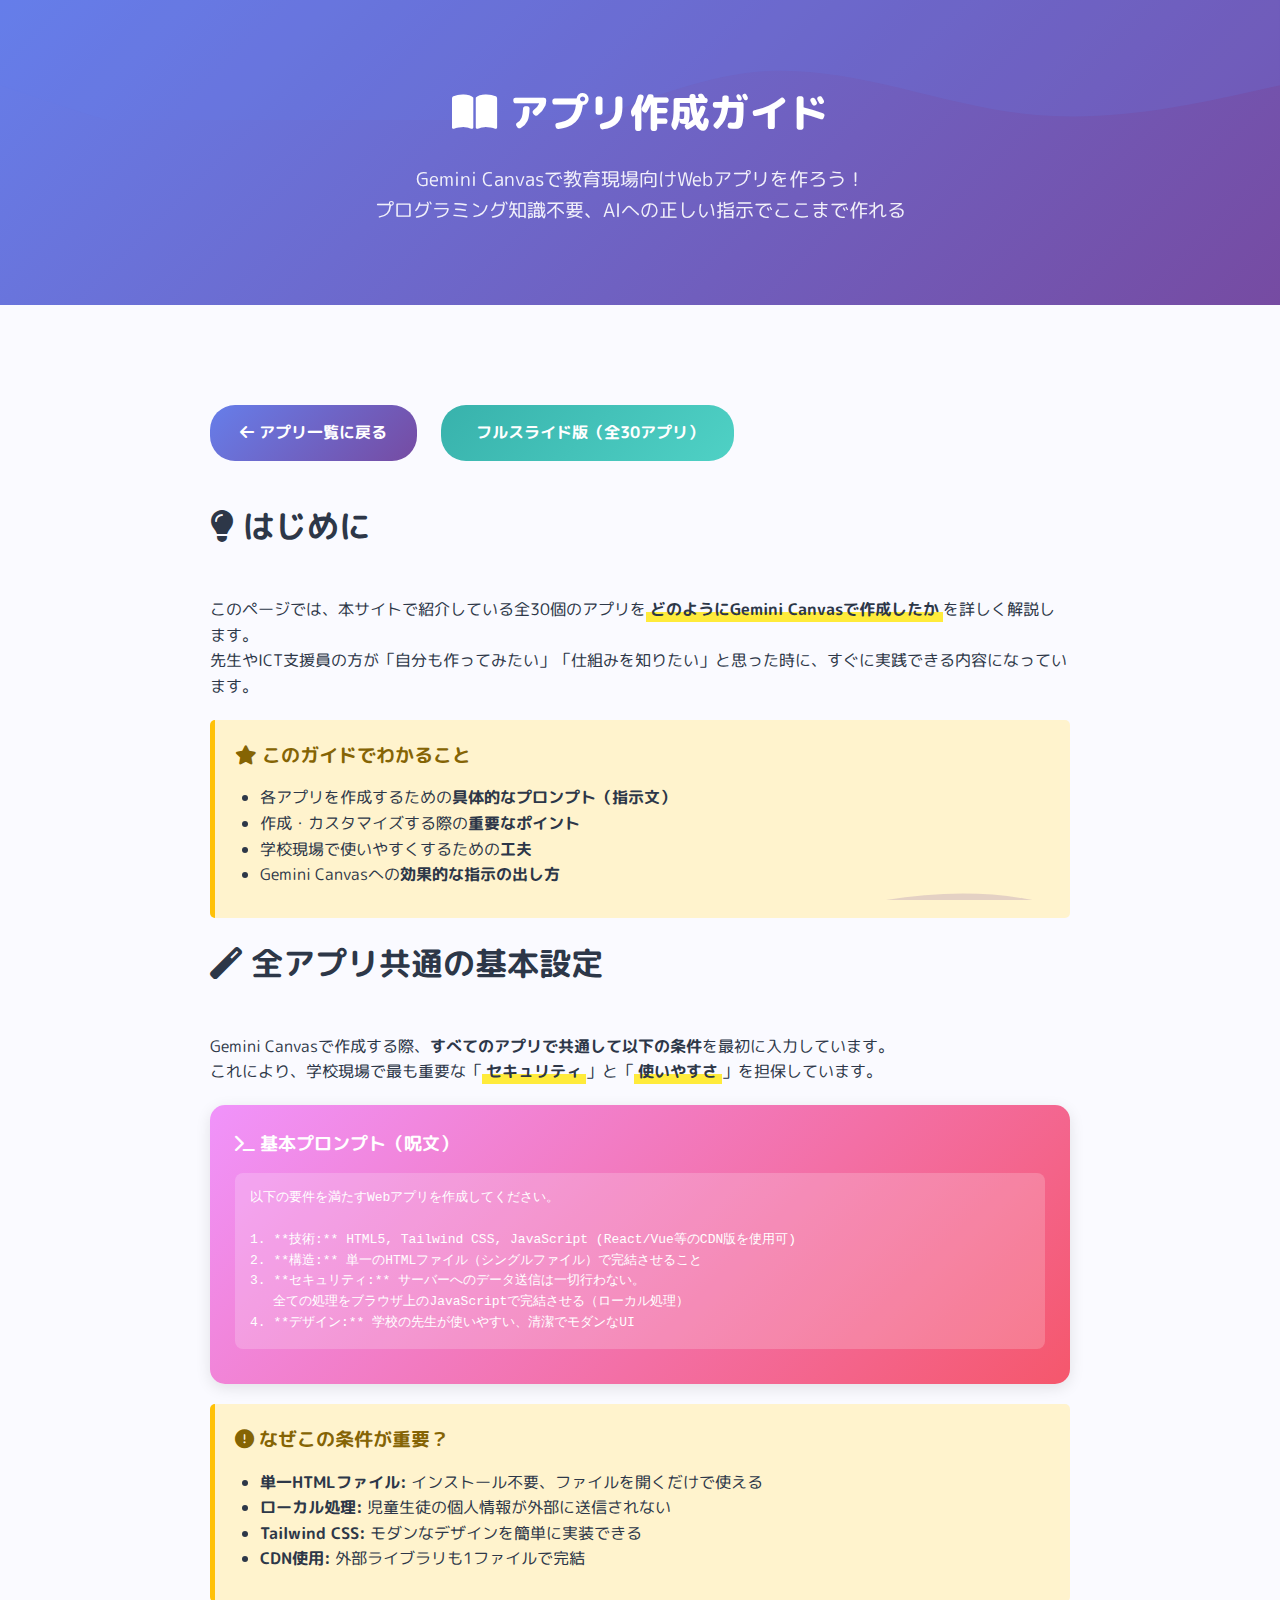
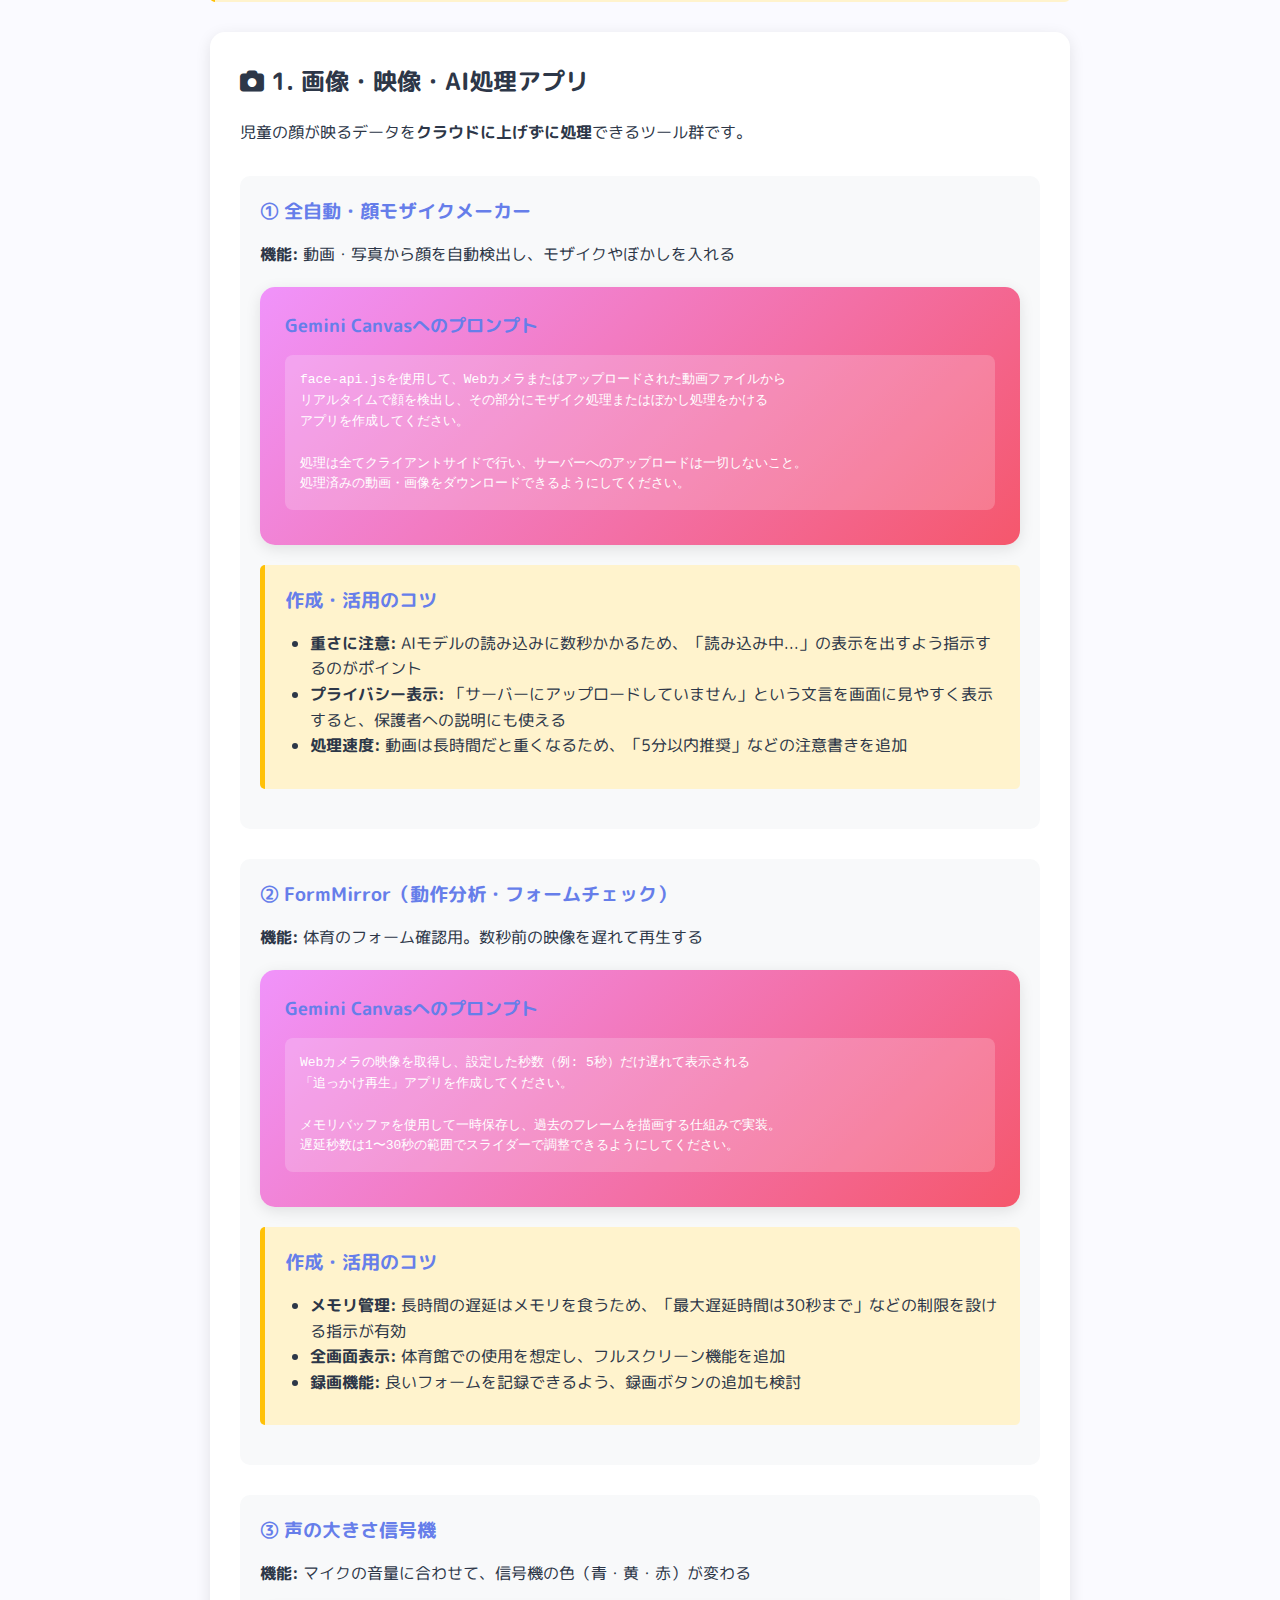
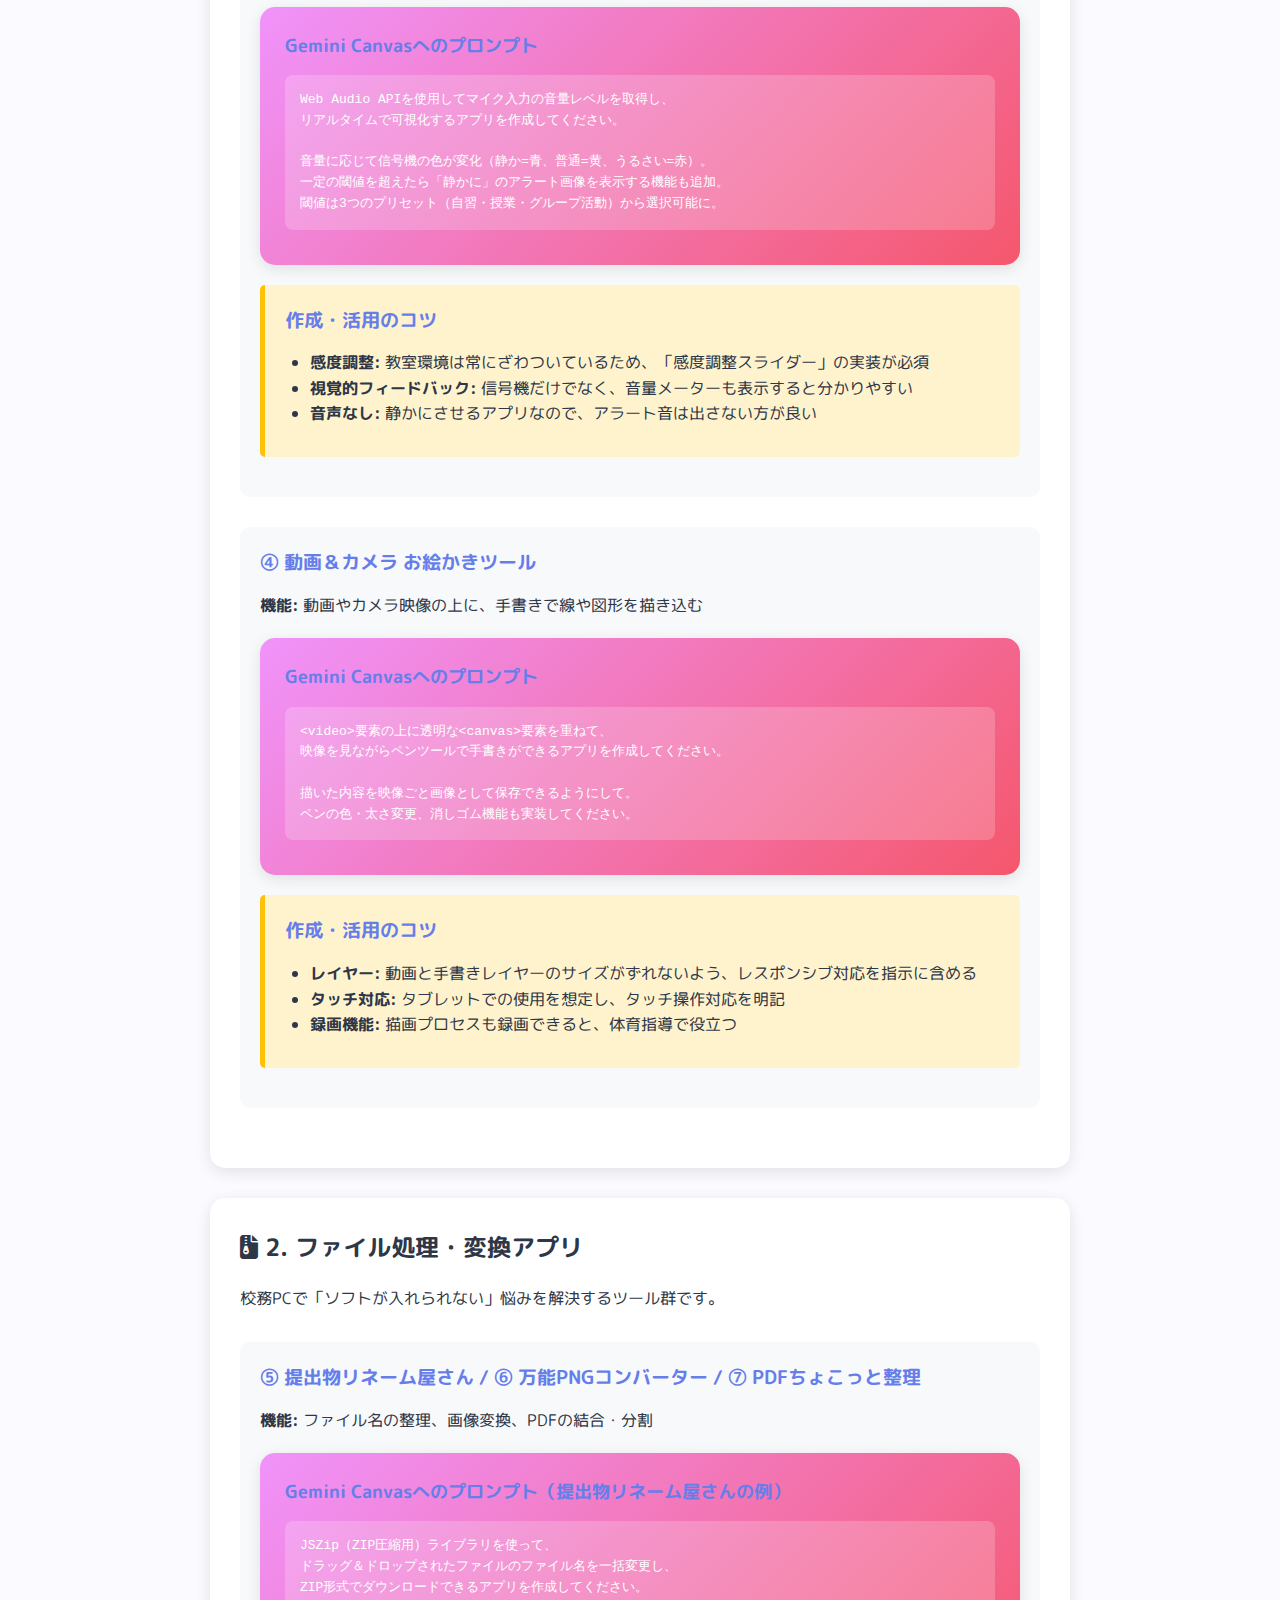
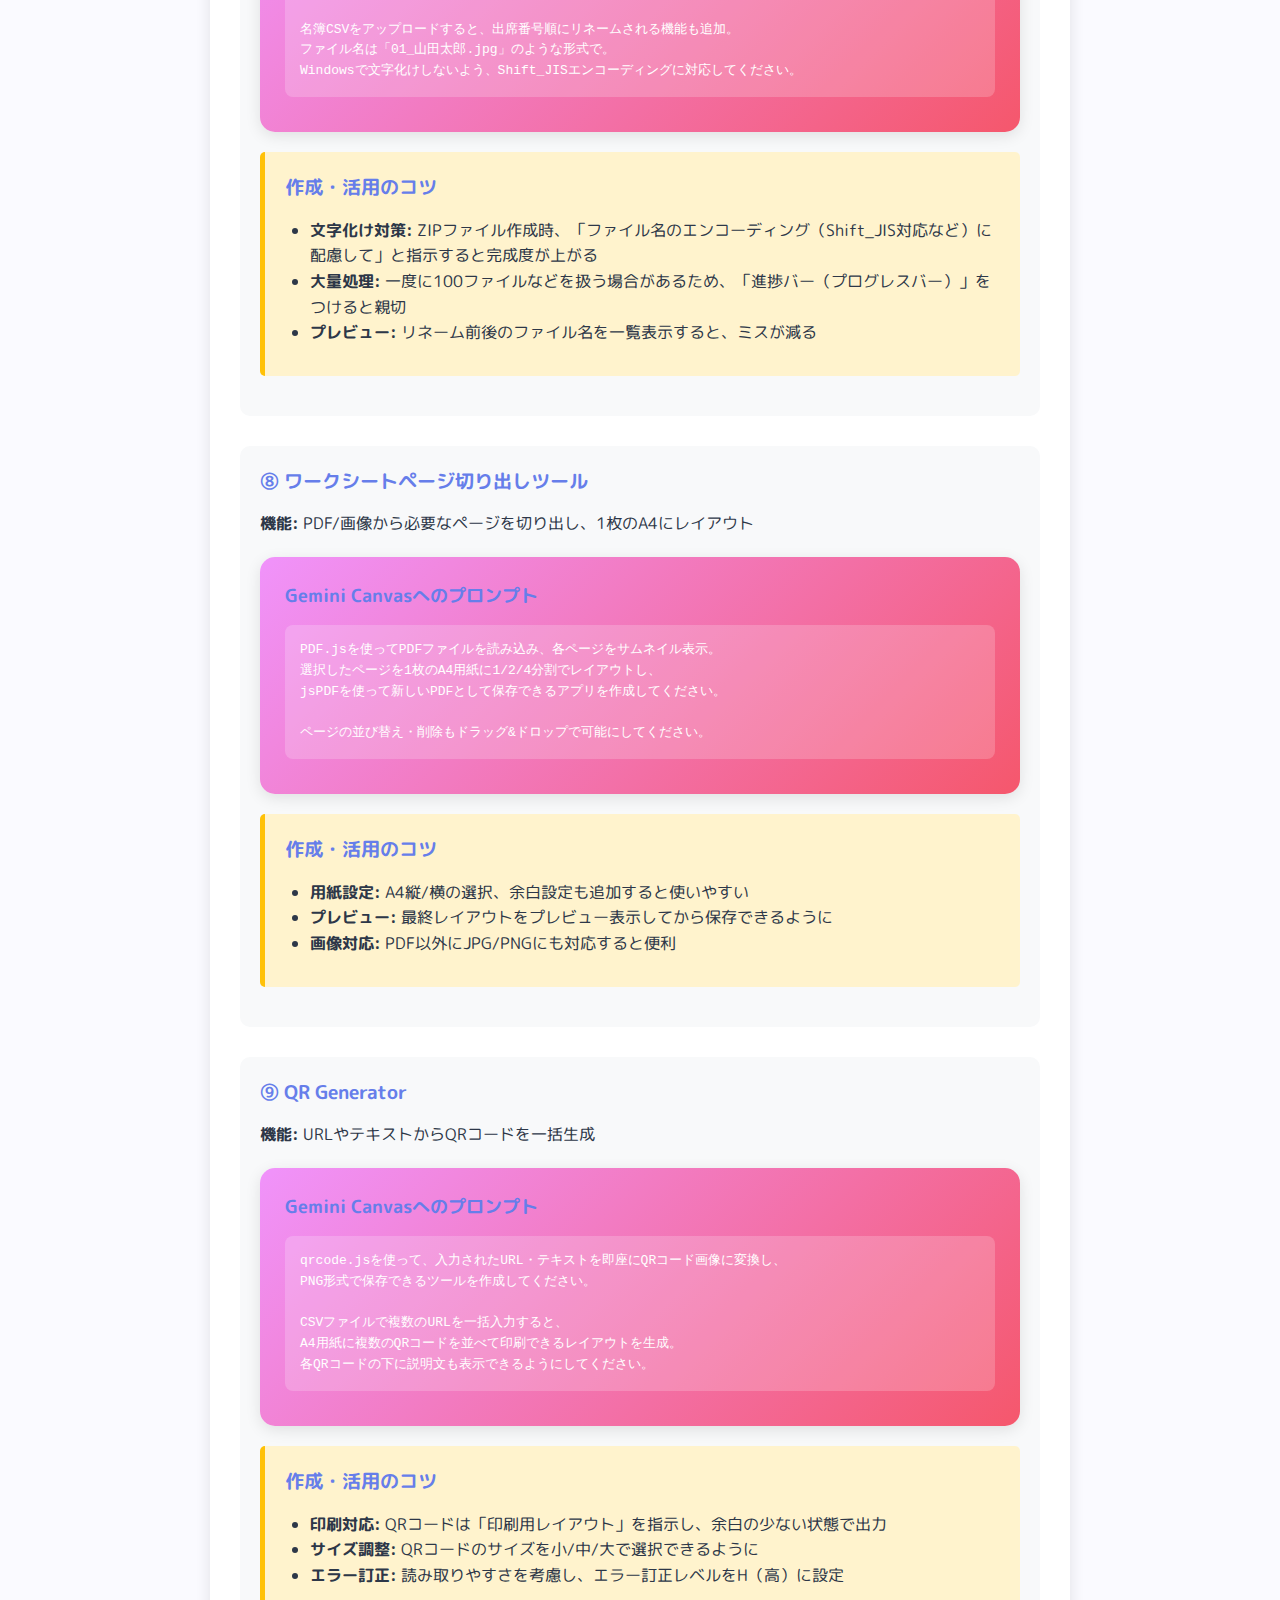
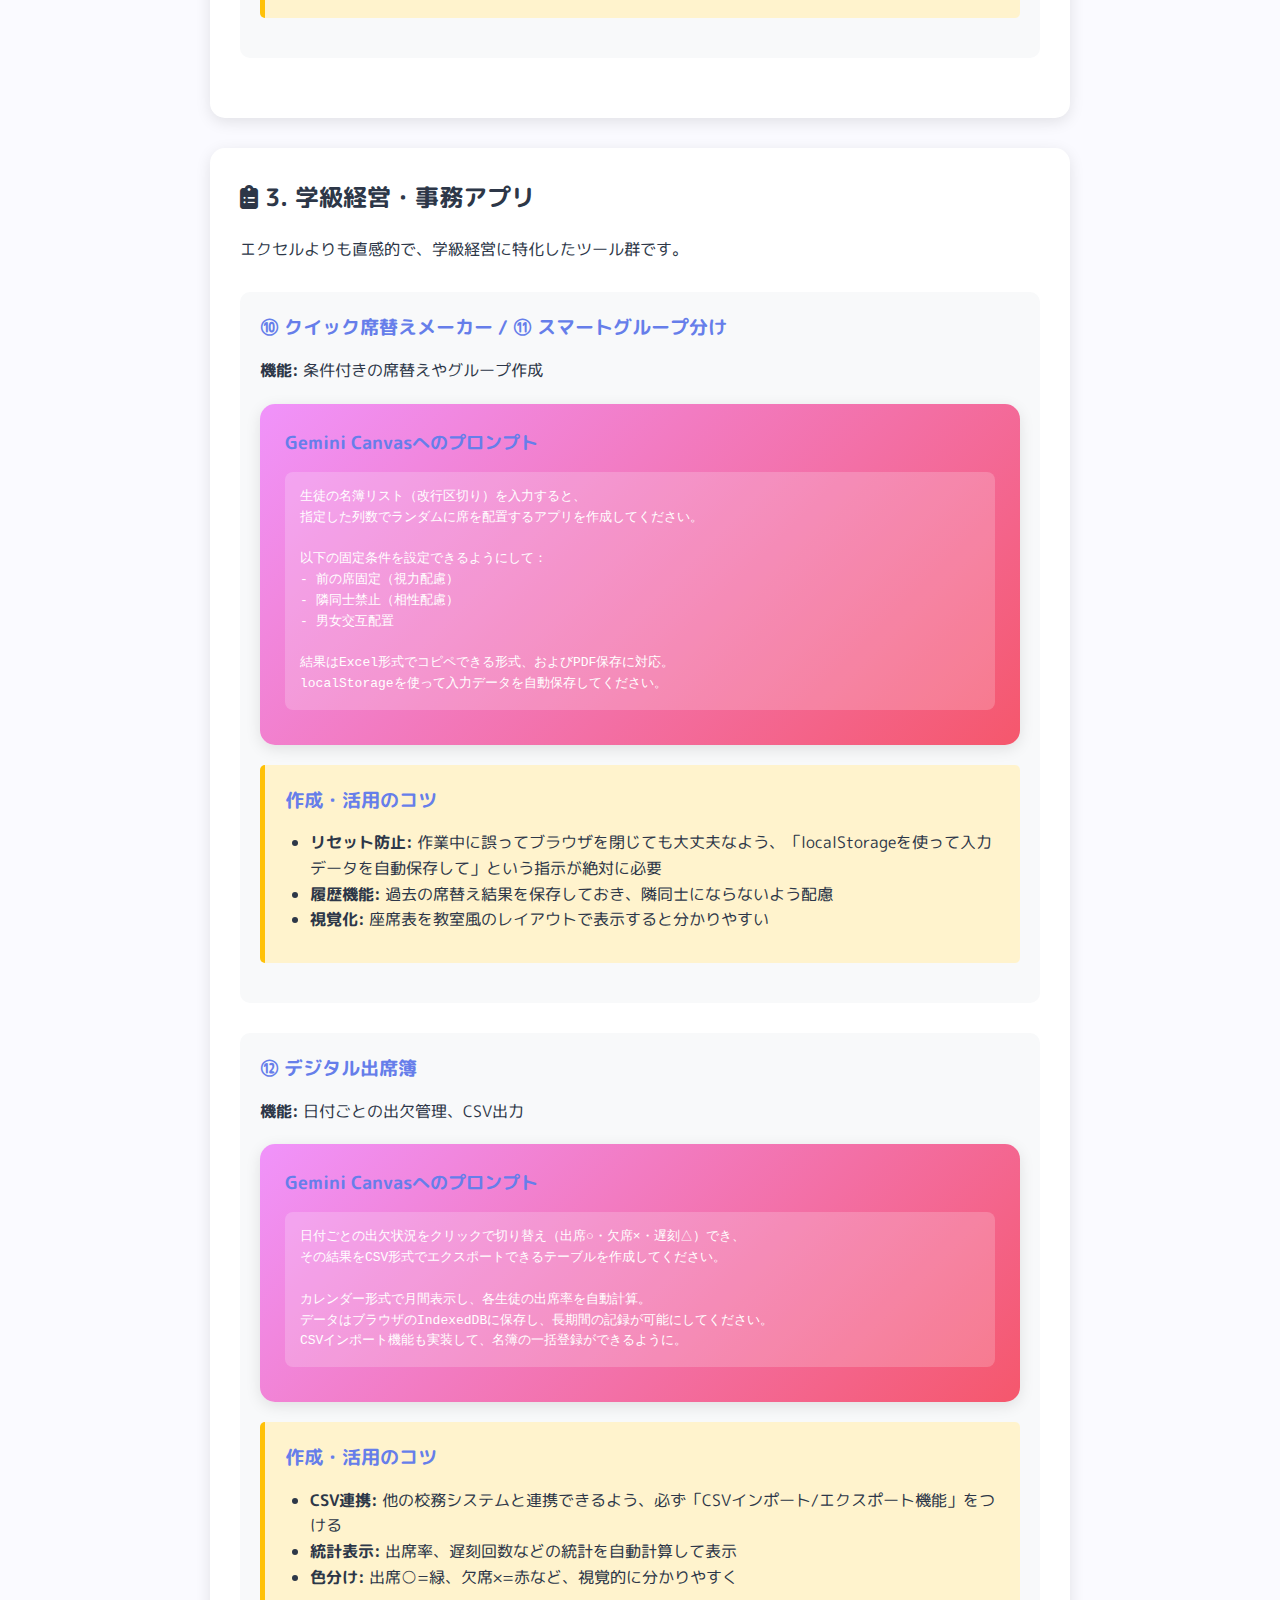
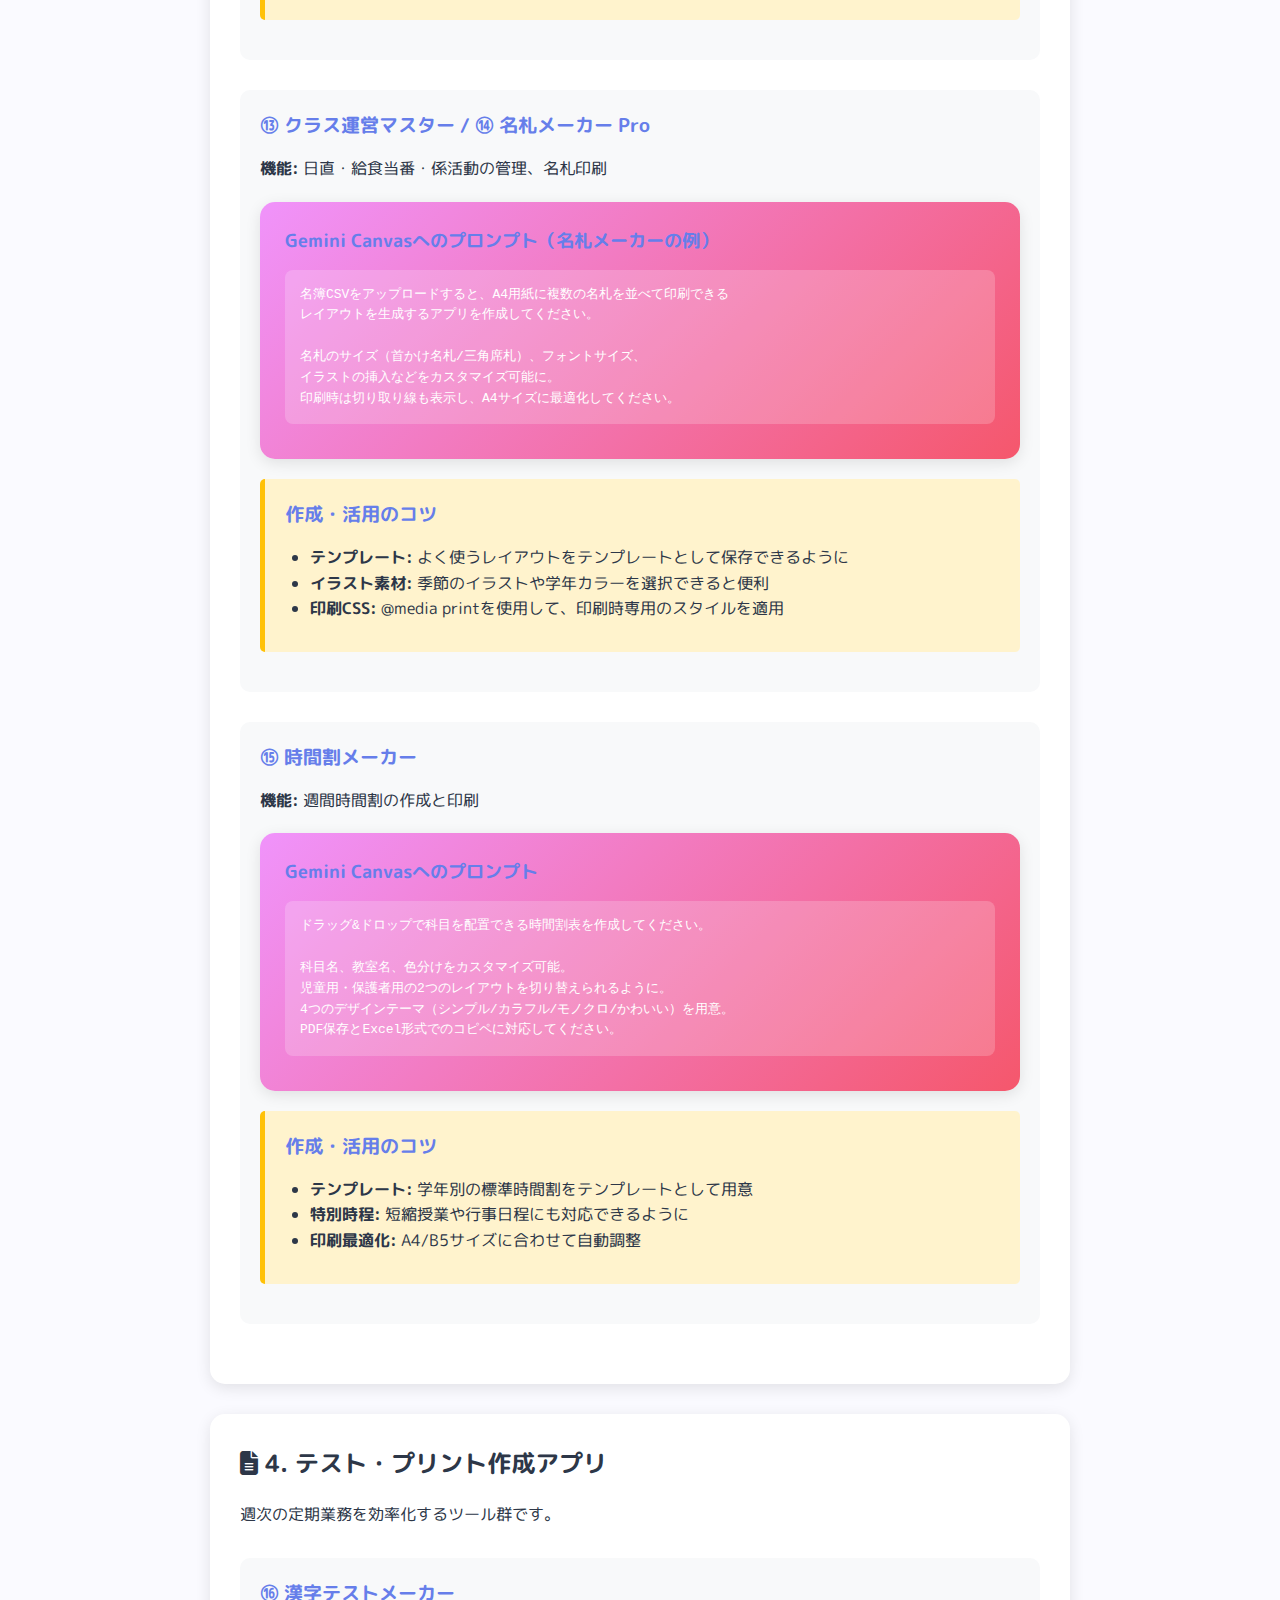
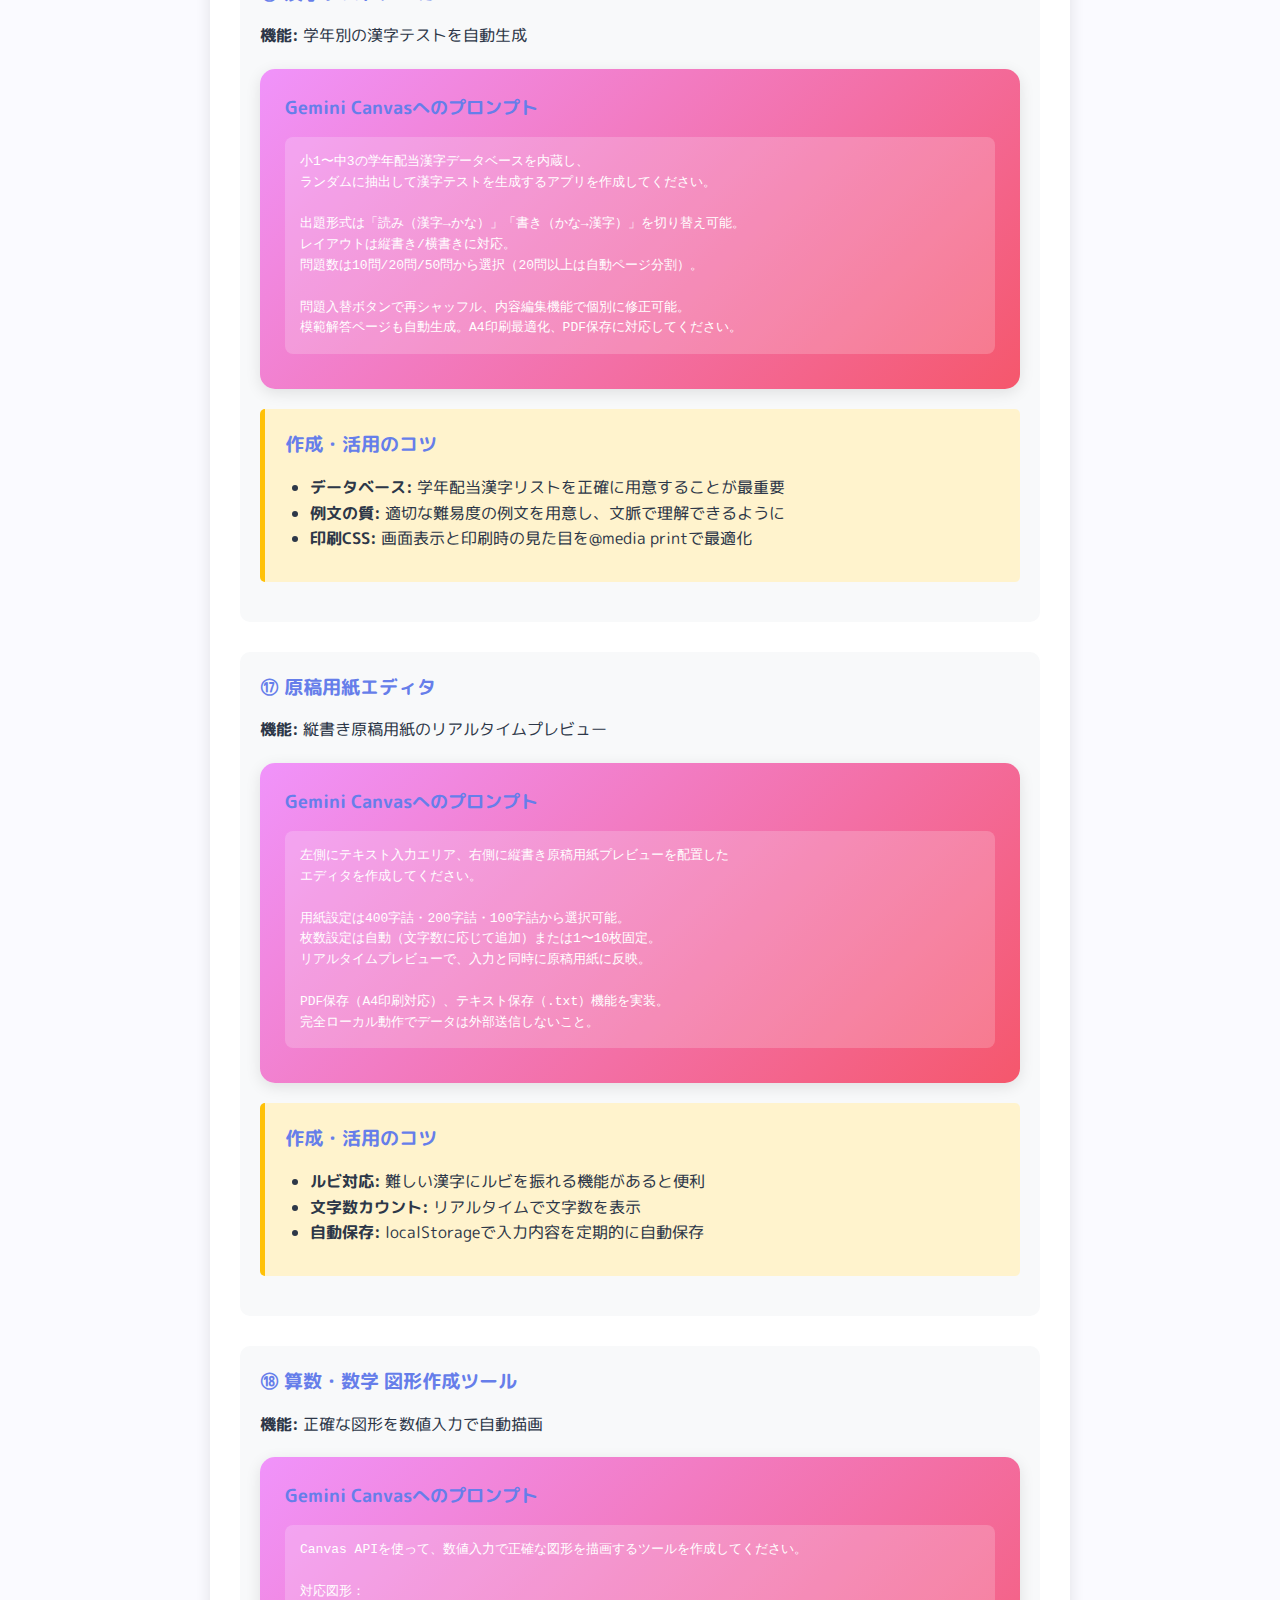
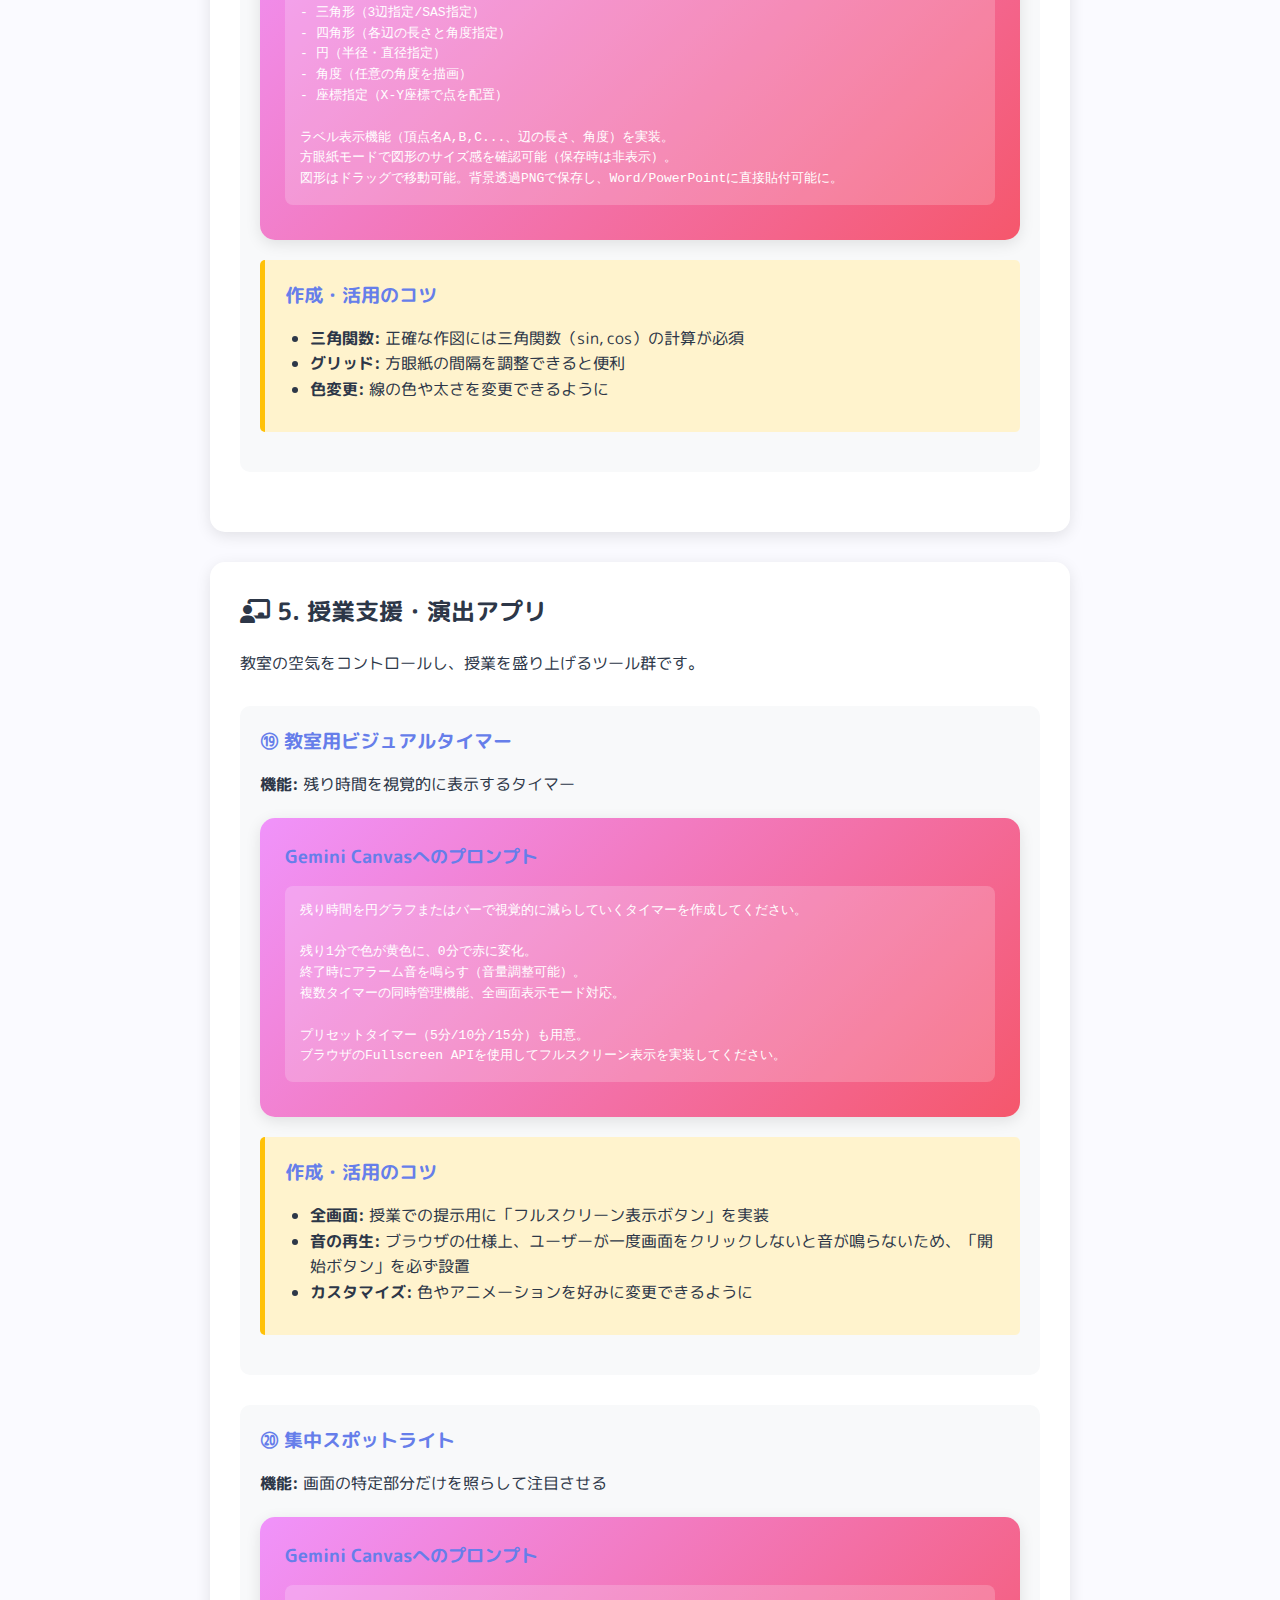
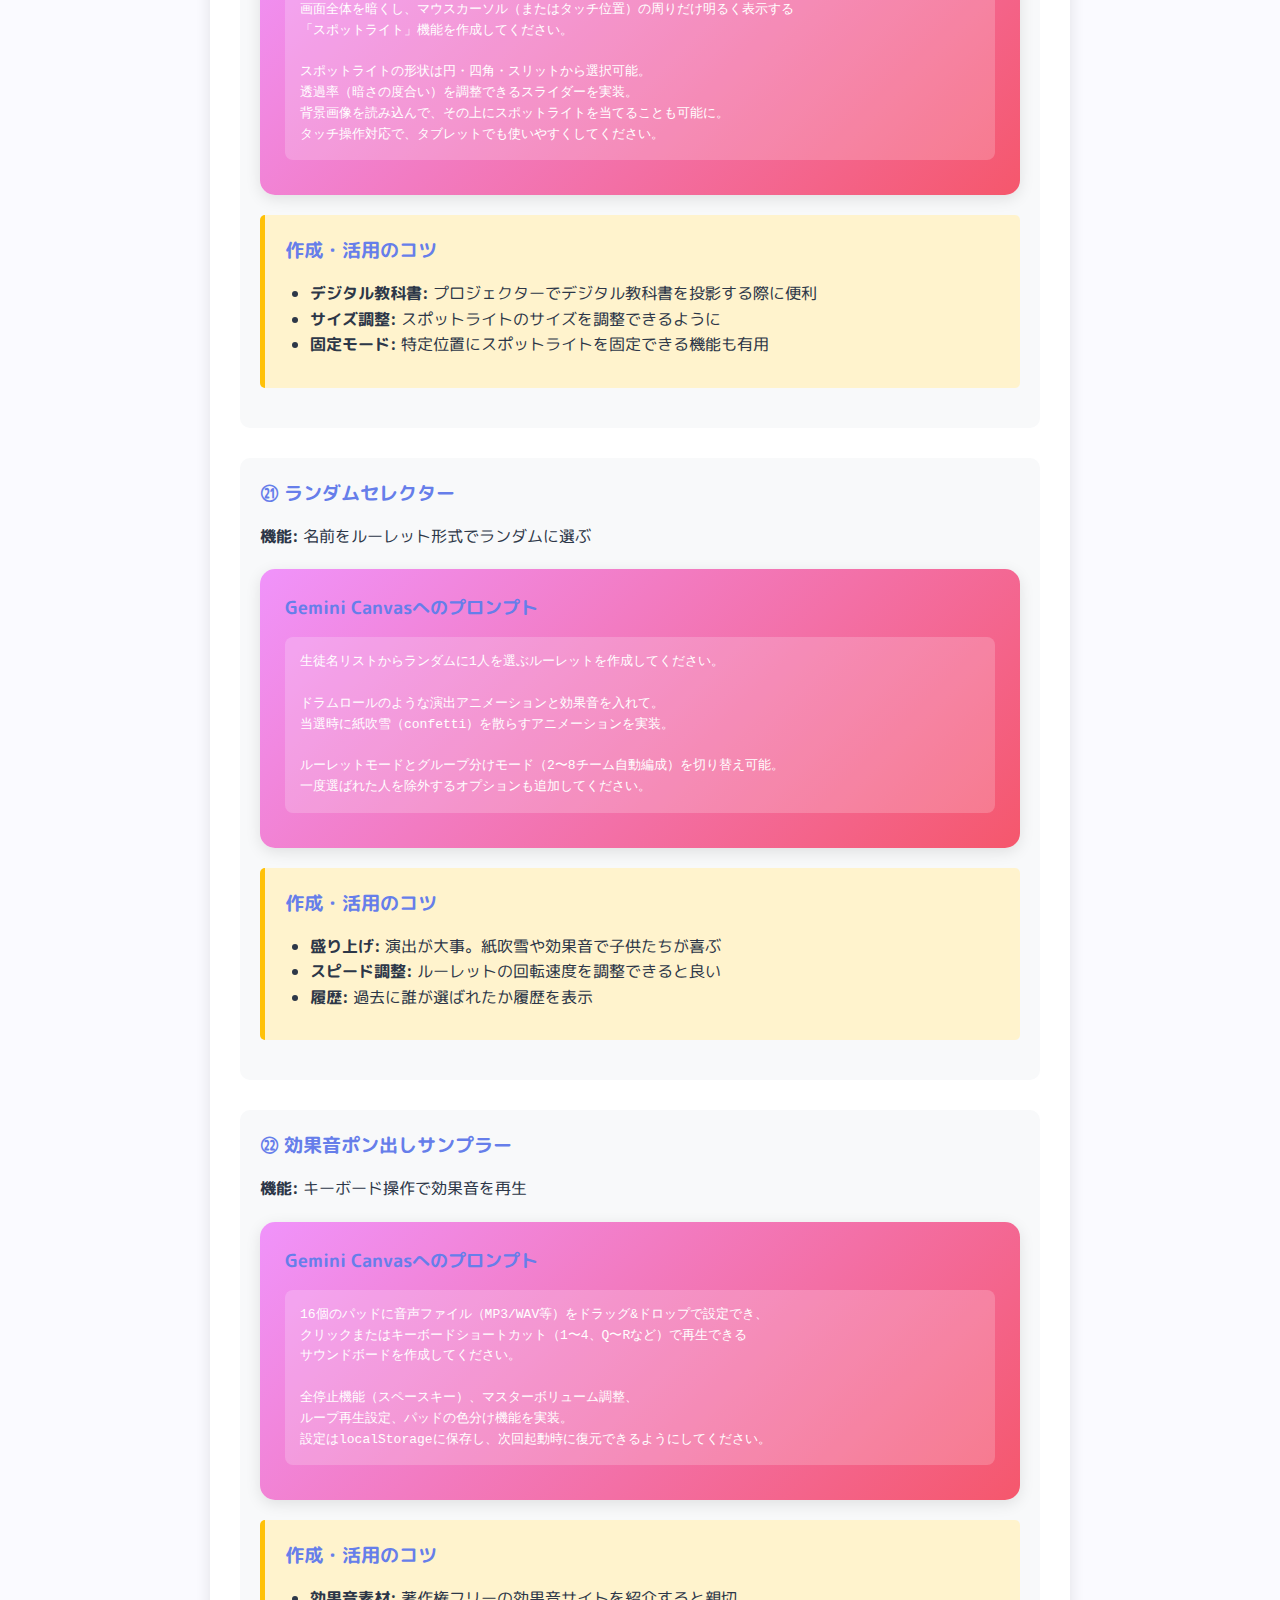
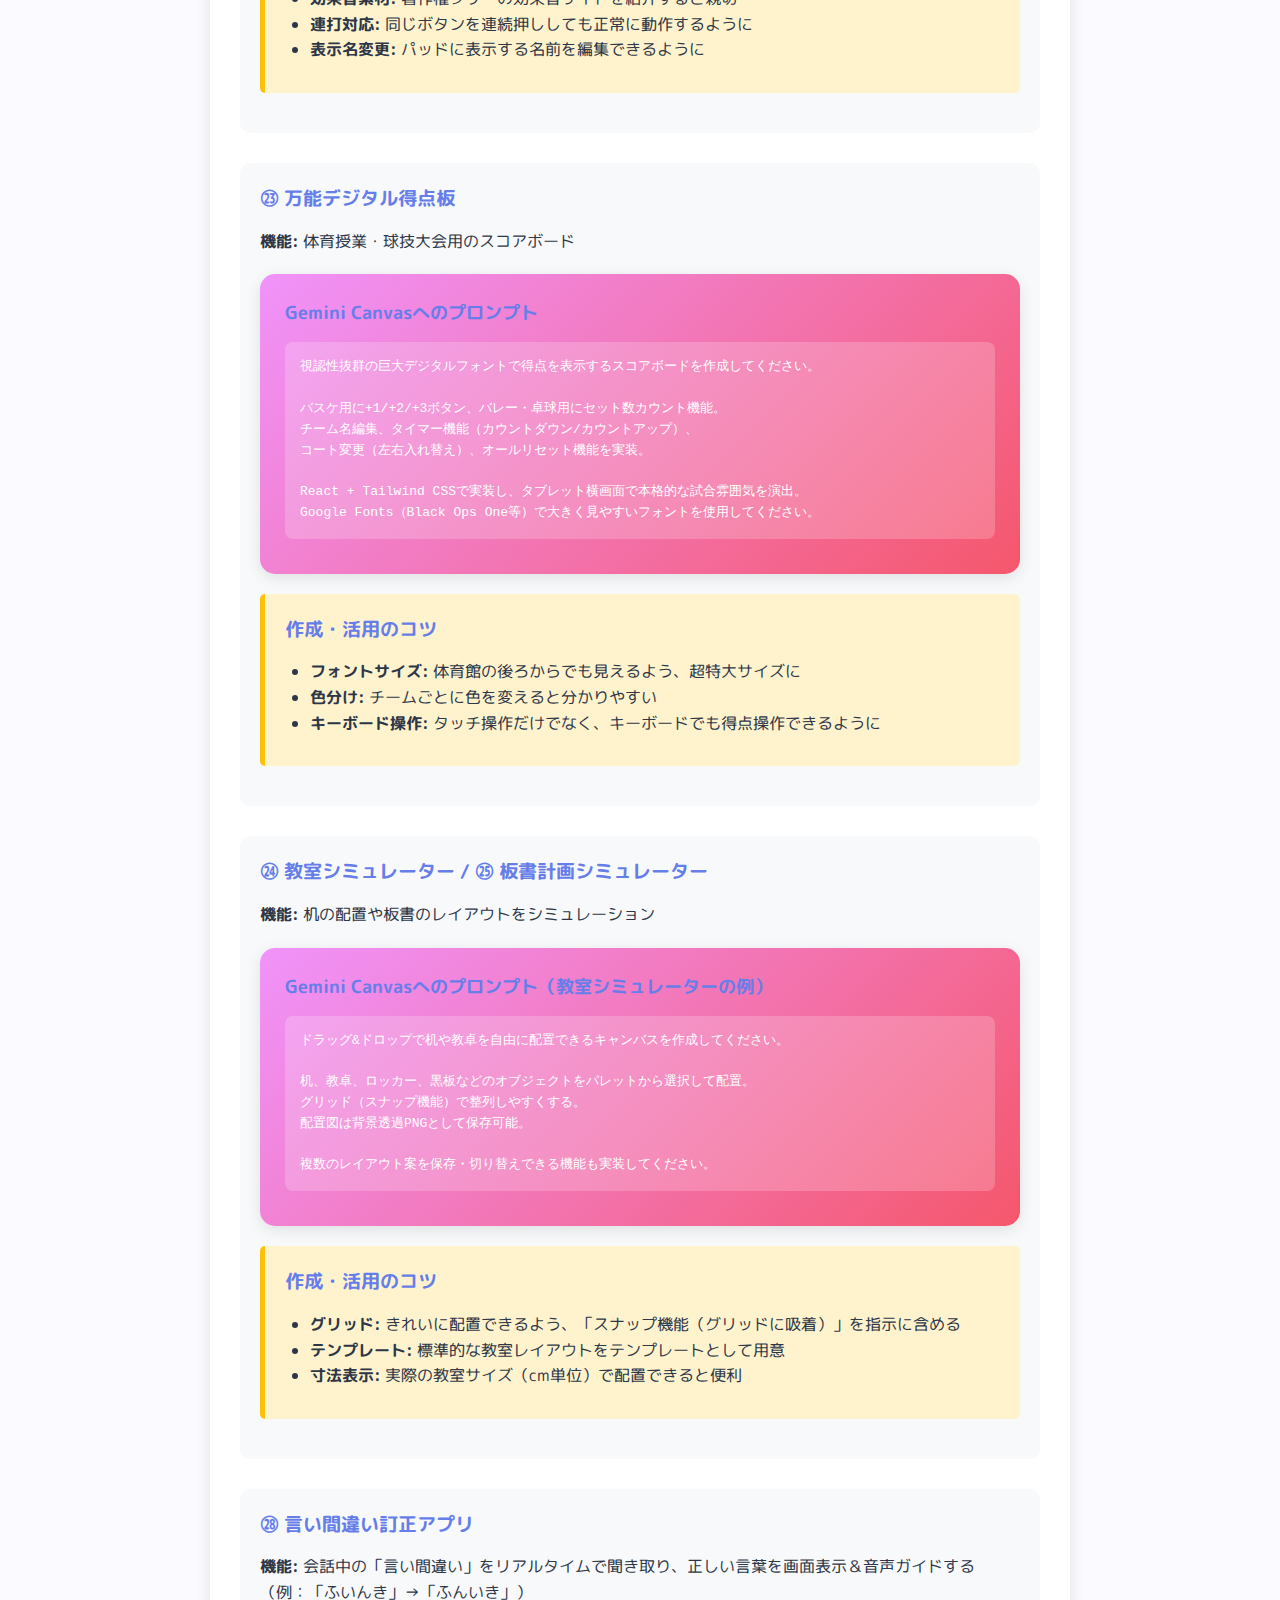
<file: app-creation-guide.html>
<!DOCTYPE html>
<html lang="ja">
<head>
    <meta charset="UTF-8">
    <meta name="viewport" content="width=device-width, initial-scale=1.0">
    <title>アプリ作成ガイド | Gemini Canvasで教育アプリを作ろう</title>
    <link rel="stylesheet" href="css/style.css">
    <link href="https://fonts.googleapis.com/css2?family=M+PLUS+Rounded+1c:wght@400;500;700;800&display=swap" rel="stylesheet">
    <link rel="stylesheet" href="https://cdn.jsdelivr.net/npm/@fortawesome/fontawesome-free@6.4.0/css/all.min.css">
    <style>
        .guide-hero {
            background: linear-gradient(135deg, #667eea 0%, #764ba2 100%);
            color: white;
            padding: 80px 20px;
            text-align: center;
        }
        
        .guide-hero h1 {
            font-size: 2.5rem;
            margin-bottom: 20px;
            font-weight: 800;
        }
        
        .guide-hero p {
            font-size: 1.2rem;
            opacity: 0.9;
            max-width: 800px;
            margin: 0 auto;
        }
        
        .guide-section {
            max-width: 900px;
            margin: 60px auto;
            padding: 0 20px;
        }
        
        .guide-section h2 {
            font-size: 2rem;
            color: var(--color-primary);
            margin-bottom: 30px;
            padding-bottom: 15px;
            border-bottom: 3px solid var(--color-primary);
        }
        
        .guide-section h3 {
            font-size: 1.5rem;
            color: var(--color-secondary);
            margin-top: 40px;
            margin-bottom: 20px;
        }
        
        .guide-section h4 {
            font-size: 1.2rem;
            color: #333;
            margin-top: 30px;
            margin-bottom: 15px;
        }
        
        .prompt-box {
            background: linear-gradient(135deg, #f093fb 0%, #f5576c 100%);
            color: white;
            padding: 25px;
            border-radius: 15px;
            margin: 20px 0;
            box-shadow: 0 4px 15px rgba(0,0,0,0.1);
        }
        
        .prompt-box h4 {
            color: white;
            margin-top: 0;
            margin-bottom: 15px;
            font-size: 1.1rem;
        }
        
        .prompt-box pre {
            background: rgba(255,255,255,0.2);
            padding: 15px;
            border-radius: 8px;
            overflow-x: auto;
            white-space: pre-wrap;
            word-wrap: break-word;
            margin: 10px 0;
        }
        
        .tips-box {
            background: #fff3cd;
            border-left: 5px solid #ffc107;
            padding: 20px;
            margin: 20px 0;
            border-radius: 5px;
        }
        
        .tips-box h4 {
            color: #856404;
            margin-top: 0;
        }
        
        .tips-box ul {
            margin: 10px 0;
            padding-left: 25px;
        }
        
        .category-card {
            background: white;
            border-radius: 15px;
            padding: 30px;
            margin: 30px 0;
            box-shadow: 0 4px 15px rgba(0,0,0,0.1);
        }
        
        .category-card h3 {
            margin-top: 0;
            color: var(--color-primary);
        }
        
        .app-item {
            margin: 30px 0;
            padding: 20px;
            background: #f8f9fa;
            border-radius: 10px;
        }
        
        .app-item h4 {
            color: #667eea;
            margin-top: 0;
        }
        
        .step-box {
            background: linear-gradient(135deg, #667eea 0%, #764ba2 100%);
            color: white;
            padding: 30px;
            border-radius: 15px;
            margin: 30px 0;
        }
        
        .step-box h3 {
            color: white;
            margin-top: 0;
        }
        
        .step-box ol {
            font-size: 1.1rem;
            line-height: 1.8;
        }
        
        .highlight {
            background: linear-gradient(transparent 60%, #ffeb3b 60%);
            padding: 2px 4px;
            font-weight: 600;
        }
        
        .back-button {
            display: inline-block;
            background: linear-gradient(135deg, #667eea 0%, #764ba2 100%);
            color: white;
            padding: 15px 30px;
            border-radius: 25px;
            text-decoration: none;
            margin: 40px 0;
            font-weight: 600;
            transition: all 0.3s ease;
        }
        
        .back-button:hover {
            transform: translateY(-3px);
            box-shadow: 0 5px 20px rgba(102, 126, 234, 0.4);
        }
    </style>
</head>
<body>
    <div class="wave-top"></div>
    
    <div class="guide-hero">
        <div class="container">
            <h1><i class="fas fa-book-open"></i> アプリ作成ガイド</h1>
            <p>Gemini Canvasで教育現場向けWebアプリを作ろう！<br>
            プログラミング知識不要、AIへの正しい指示でここまで作れる</p>
        </div>
    </div>

    <main>
        <div class="guide-section">
            <a href="index.html" class="back-button">
                <i class="fas fa-arrow-left"></i> アプリ一覧に戻る
            </a>
            <a href="app-creation-guide-full-slides.html" class="back-button" style="margin-left: 20px; background: linear-gradient(135deg, #38b2ac 0%, #4fd1c5 100%);">
                <i class="fas fa-presentation"></i> フルスライド版（全30アプリ）
            </a>

            <h2><i class="fas fa-lightbulb"></i> はじめに</h2>
            <p>このページでは、本サイトで紹介している全30個のアプリを<span class="highlight">どのようにGemini Canvasで作成したか</span>を詳しく解説します。</p>
            <p>先生やICT支援員の方が「自分も作ってみたい」「仕組みを知りたい」と思った時に、すぐに実践できる内容になっています。</p>

            <div class="tips-box">
                <h4><i class="fas fa-star"></i> このガイドでわかること</h4>
                <ul>
                    <li>各アプリを作成するための<strong>具体的なプロンプト（指示文）</strong></li>
                    <li>作成・カスタマイズする際の<strong>重要なポイント</strong></li>
                    <li>学校現場で使いやすくするための<strong>工夫</strong></li>
                    <li>Gemini Canvasへの<strong>効果的な指示の出し方</strong></li>
                </ul>
            </div>

            <h2><i class="fas fa-magic"></i> 全アプリ共通の基本設定</h2>
            <p>Gemini Canvasで作成する際、<strong>すべてのアプリで共通して以下の条件</strong>を最初に入力しています。</p>
            <p>これにより、学校現場で最も重要な「<span class="highlight">セキュリティ</span>」と「<span class="highlight">使いやすさ</span>」を担保しています。</p>

            <div class="prompt-box">
                <h4><i class="fas fa-terminal"></i> 基本プロンプト（呪文）</h4>
                <pre>以下の要件を満たすWebアプリを作成してください。

1. **技術:** HTML5, Tailwind CSS, JavaScript (React/Vue等のCDN版を使用可)
2. **構造:** 単一のHTMLファイル（シングルファイル）で完結させること
3. **セキュリティ:** サーバーへのデータ送信は一切行わない。
   全ての処理をブラウザ上のJavaScriptで完結させる（ローカル処理）
4. **デザイン:** 学校の先生が使いやすい、清潔でモダンなUI</pre>
            </div>

            <div class="tips-box">
                <h4><i class="fas fa-exclamation-circle"></i> なぜこの条件が重要？</h4>
                <ul>
                    <li><strong>単一HTMLファイル:</strong> インストール不要、ファイルを開くだけで使える</li>
                    <li><strong>ローカル処理:</strong> 児童生徒の個人情報が外部に送信されない</li>
                    <li><strong>Tailwind CSS:</strong> モダンなデザインを簡単に実装できる</li>
                    <li><strong>CDN使用:</strong> 外部ライブラリも1ファイルで完結</li>
                </ul>
            </div>

            <!-- カテゴリ1: 画像・映像・AI処理 -->
            <div class="category-card">
                <h3><i class="fas fa-camera"></i> 1. 画像・映像・AI処理アプリ</h3>
                <p>児童の顔が映るデータを<strong>クラウドに上げずに処理</strong>できるツール群です。</p>

                <div class="app-item">
                    <h4>① 全自動・顔モザイクメーカー</h4>
                    <p><strong>機能:</strong> 動画・写真から顔を自動検出し、モザイクやぼかしを入れる</p>
                    
                    <div class="prompt-box">
                        <h4>Gemini Canvasへのプロンプト</h4>
                        <pre>face-api.jsを使用して、Webカメラまたはアップロードされた動画ファイルから
リアルタイムで顔を検出し、その部分にモザイク処理またはぼかし処理をかける
アプリを作成してください。

処理は全てクライアントサイドで行い、サーバーへのアップロードは一切しないこと。
処理済みの動画・画像をダウンロードできるようにしてください。</pre>
                    </div>

                    <div class="tips-box">
                        <h4>作成・活用のコツ</h4>
                        <ul>
                            <li><strong>重さに注意:</strong> AIモデルの読み込みに数秒かかるため、「読み込み中...」の表示を出すよう指示するのがポイント</li>
                            <li><strong>プライバシー表示:</strong> 「サーバーにアップロードしていません」という文言を画面に見やすく表示すると、保護者への説明にも使える</li>
                            <li><strong>処理速度:</strong> 動画は長時間だと重くなるため、「5分以内推奨」などの注意書きを追加</li>
                        </ul>
                    </div>
                </div>

                <div class="app-item">
                    <h4>② FormMirror（動作分析・フォームチェック）</h4>
                    <p><strong>機能:</strong> 体育のフォーム確認用。数秒前の映像を遅れて再生する</p>
                    
                    <div class="prompt-box">
                        <h4>Gemini Canvasへのプロンプト</h4>
                        <pre>Webカメラの映像を取得し、設定した秒数（例: 5秒）だけ遅れて表示される
「追っかけ再生」アプリを作成してください。

メモリバッファを使用して一時保存し、過去のフレームを描画する仕組みで実装。
遅延秒数は1〜30秒の範囲でスライダーで調整できるようにしてください。</pre>
                    </div>

                    <div class="tips-box">
                        <h4>作成・活用のコツ</h4>
                        <ul>
                            <li><strong>メモリ管理:</strong> 長時間の遅延はメモリを食うため、「最大遅延時間は30秒まで」などの制限を設ける指示が有効</li>
                            <li><strong>全画面表示:</strong> 体育館での使用を想定し、フルスクリーン機能を追加</li>
                            <li><strong>録画機能:</strong> 良いフォームを記録できるよう、録画ボタンの追加も検討</li>
                        </ul>
                    </div>
                </div>

                <div class="app-item">
                    <h4>③ 声の大きさ信号機</h4>
                    <p><strong>機能:</strong> マイクの音量に合わせて、信号機の色（青・黄・赤）が変わる</p>
                    
                    <div class="prompt-box">
                        <h4>Gemini Canvasへのプロンプト</h4>
                        <pre>Web Audio APIを使用してマイク入力の音量レベルを取得し、
リアルタイムで可視化するアプリを作成してください。

音量に応じて信号機の色が変化（静か=青、普通=黄、うるさい=赤）。
一定の閾値を超えたら「静かに」のアラート画像を表示する機能も追加。
閾値は3つのプリセット（自習・授業・グループ活動）から選択可能に。</pre>
                    </div>

                    <div class="tips-box">
                        <h4>作成・活用のコツ</h4>
                        <ul>
                            <li><strong>感度調整:</strong> 教室環境は常にざわついているため、「感度調整スライダー」の実装が必須</li>
                            <li><strong>視覚的フィードバック:</strong> 信号機だけでなく、音量メーターも表示すると分かりやすい</li>
                            <li><strong>音声なし:</strong> 静かにさせるアプリなので、アラート音は出さない方が良い</li>
                        </ul>
                    </div>
                </div>

                <div class="app-item">
                    <h4>④ 動画＆カメラ お絵かきツール</h4>
                    <p><strong>機能:</strong> 動画やカメラ映像の上に、手書きで線や図形を描き込む</p>
                    
                    <div class="prompt-box">
                        <h4>Gemini Canvasへのプロンプト</h4>
                        <pre>&lt;video&gt;要素の上に透明な&lt;canvas&gt;要素を重ねて、
映像を見ながらペンツールで手書きができるアプリを作成してください。

描いた内容を映像ごと画像として保存できるようにして。
ペンの色・太さ変更、消しゴム機能も実装してください。</pre>
                    </div>

                    <div class="tips-box">
                        <h4>作成・活用のコツ</h4>
                        <ul>
                            <li><strong>レイヤー:</strong> 動画と手書きレイヤーのサイズがずれないよう、レスポンシブ対応を指示に含める</li>
                            <li><strong>タッチ対応:</strong> タブレットでの使用を想定し、タッチ操作対応を明記</li>
                            <li><strong>録画機能:</strong> 描画プロセスも録画できると、体育指導で役立つ</li>
                        </ul>
                    </div>
                </div>
            </div>

            <!-- カテゴリ2: ファイル処理・変換 -->
            <div class="category-card">
                <h3><i class="fas fa-file-archive"></i> 2. ファイル処理・変換アプリ</h3>
                <p>校務PCで「ソフトが入れられない」悩みを解決するツール群です。</p>

                <div class="app-item">
                    <h4>⑤ 提出物リネーム屋さん / ⑥ 万能PNGコンバーター / ⑦ PDFちょこっと整理</h4>
                    <p><strong>機能:</strong> ファイル名の整理、画像変換、PDFの結合・分割</p>
                    
                    <div class="prompt-box">
                        <h4>Gemini Canvasへのプロンプト（提出物リネーム屋さんの例）</h4>
                        <pre>JSZip（ZIP圧縮用）ライブラリを使って、
ドラッグ＆ドロップされたファイルのファイル名を一括変更し、
ZIP形式でダウンロードできるアプリを作成してください。

名簿CSVをアップロードすると、出席番号順にリネームされる機能も追加。
ファイル名は「01_山田太郎.jpg」のような形式で。
Windowsで文字化けしないよう、Shift_JISエンコーディングに対応してください。</pre>
                    </div>

                    <div class="tips-box">
                        <h4>作成・活用のコツ</h4>
                        <ul>
                            <li><strong>文字化け対策:</strong> ZIPファイル作成時、「ファイル名のエンコーディング（Shift_JIS対応など）に配慮して」と指示すると完成度が上がる</li>
                            <li><strong>大量処理:</strong> 一度に100ファイルなどを扱う場合があるため、「進捗バー（プログレスバー）」をつけると親切</li>
                            <li><strong>プレビュー:</strong> リネーム前後のファイル名を一覧表示すると、ミスが減る</li>
                        </ul>
                    </div>
                </div>

                <div class="app-item">
                    <h4>⑧ ワークシートページ切り出しツール</h4>
                    <p><strong>機能:</strong> PDF/画像から必要なページを切り出し、1枚のA4にレイアウト</p>
                    
                    <div class="prompt-box">
                        <h4>Gemini Canvasへのプロンプト</h4>
                        <pre>PDF.jsを使ってPDFファイルを読み込み、各ページをサムネイル表示。
選択したページを1枚のA4用紙に1/2/4分割でレイアウトし、
jsPDFを使って新しいPDFとして保存できるアプリを作成してください。

ページの並び替え・削除もドラッグ&ドロップで可能にしてください。</pre>
                    </div>

                    <div class="tips-box">
                        <h4>作成・活用のコツ</h4>
                        <ul>
                            <li><strong>用紙設定:</strong> A4縦/横の選択、余白設定も追加すると使いやすい</li>
                            <li><strong>プレビュー:</strong> 最終レイアウトをプレビュー表示してから保存できるように</li>
                            <li><strong>画像対応:</strong> PDF以外にJPG/PNGにも対応すると便利</li>
                        </ul>
                    </div>
                </div>

                <div class="app-item">
                    <h4>⑨ QR Generator</h4>
                    <p><strong>機能:</strong> URLやテキストからQRコードを一括生成</p>
                    
                    <div class="prompt-box">
                        <h4>Gemini Canvasへのプロンプト</h4>
                        <pre>qrcode.jsを使って、入力されたURL・テキストを即座にQRコード画像に変換し、
PNG形式で保存できるツールを作成してください。

CSVファイルで複数のURLを一括入力すると、
A4用紙に複数のQRコードを並べて印刷できるレイアウトを生成。
各QRコードの下に説明文も表示できるようにしてください。</pre>
                    </div>

                    <div class="tips-box">
                        <h4>作成・活用のコツ</h4>
                        <ul>
                            <li><strong>印刷対応:</strong> QRコードは「印刷用レイアウト」を指示し、余白の少ない状態で出力</li>
                            <li><strong>サイズ調整:</strong> QRコードのサイズを小/中/大で選択できるように</li>
                            <li><strong>エラー訂正:</strong> 読み取りやすさを考慮し、エラー訂正レベルをH（高）に設定</li>
                        </ul>
                    </div>
                </div>
            </div>

            <!-- カテゴリ3: 学級経営・事務 -->
            <div class="category-card">
                <h3><i class="fas fa-clipboard-list"></i> 3. 学級経営・事務アプリ</h3>
                <p>エクセルよりも直感的で、学級経営に特化したツール群です。</p>

                <div class="app-item">
                    <h4>⑩ クイック席替えメーカー / ⑪ スマートグループ分け</h4>
                    <p><strong>機能:</strong> 条件付きの席替えやグループ作成</p>
                    
                    <div class="prompt-box">
                        <h4>Gemini Canvasへのプロンプト</h4>
                        <pre>生徒の名簿リスト（改行区切り）を入力すると、
指定した列数でランダムに席を配置するアプリを作成してください。

以下の固定条件を設定できるようにして：
- 前の席固定（視力配慮）
- 隣同士禁止（相性配慮）
- 男女交互配置

結果はExcel形式でコピペできる形式、およびPDF保存に対応。
localStorageを使って入力データを自動保存してください。</pre>
                    </div>

                    <div class="tips-box">
                        <h4>作成・活用のコツ</h4>
                        <ul>
                            <li><strong>リセット防止:</strong> 作業中に誤ってブラウザを閉じても大丈夫なよう、「localStorageを使って入力データを自動保存して」という指示が絶対に必要</li>
                            <li><strong>履歴機能:</strong> 過去の席替え結果を保存しておき、隣同士にならないよう配慮</li>
                            <li><strong>視覚化:</strong> 座席表を教室風のレイアウトで表示すると分かりやすい</li>
                        </ul>
                    </div>
                </div>

                <div class="app-item">
                    <h4>⑫ デジタル出席簿</h4>
                    <p><strong>機能:</strong> 日付ごとの出欠管理、CSV出力</p>
                    
                    <div class="prompt-box">
                        <h4>Gemini Canvasへのプロンプト</h4>
                        <pre>日付ごとの出欠状況をクリックで切り替え（出席○・欠席×・遅刻△）でき、
その結果をCSV形式でエクスポートできるテーブルを作成してください。

カレンダー形式で月間表示し、各生徒の出席率を自動計算。
データはブラウザのIndexedDBに保存し、長期間の記録が可能にしてください。
CSVインポート機能も実装して、名簿の一括登録ができるように。</pre>
                    </div>

                    <div class="tips-box">
                        <h4>作成・活用のコツ</h4>
                        <ul>
                            <li><strong>CSV連携:</strong> 他の校務システムと連携できるよう、必ず「CSVインポート/エクスポート機能」をつける</li>
                            <li><strong>統計表示:</strong> 出席率、遅刻回数などの統計を自動計算して表示</li>
                            <li><strong>色分け:</strong> 出席○=緑、欠席×=赤など、視覚的に分かりやすく</li>
                        </ul>
                    </div>
                </div>

                <div class="app-item">
                    <h4>⑬ クラス運営マスター / ⑭ 名札メーカー Pro</h4>
                    <p><strong>機能:</strong> 日直・給食当番・係活動の管理、名札印刷</p>
                    
                    <div class="prompt-box">
                        <h4>Gemini Canvasへのプロンプト（名札メーカーの例）</h4>
                        <pre>名簿CSVをアップロードすると、A4用紙に複数の名札を並べて印刷できる
レイアウトを生成するアプリを作成してください。

名札のサイズ（首かけ名札/三角席札）、フォントサイズ、
イラストの挿入などをカスタマイズ可能に。
印刷時は切り取り線も表示し、A4サイズに最適化してください。</pre>
                    </div>

                    <div class="tips-box">
                        <h4>作成・活用のコツ</h4>
                        <ul>
                            <li><strong>テンプレート:</strong> よく使うレイアウトをテンプレートとして保存できるように</li>
                            <li><strong>イラスト素材:</strong> 季節のイラストや学年カラーを選択できると便利</li>
                            <li><strong>印刷CSS:</strong> @media printを使用して、印刷時専用のスタイルを適用</li>
                        </ul>
                    </div>
                </div>

                <div class="app-item">
                    <h4>⑮ 時間割メーカー</h4>
                    <p><strong>機能:</strong> 週間時間割の作成と印刷</p>
                    
                    <div class="prompt-box">
                        <h4>Gemini Canvasへのプロンプト</h4>
                        <pre>ドラッグ&ドロップで科目を配置できる時間割表を作成してください。

科目名、教室名、色分けをカスタマイズ可能。
児童用・保護者用の2つのレイアウトを切り替えられるように。
4つのデザインテーマ（シンプル/カラフル/モノクロ/かわいい）を用意。
PDF保存とExcel形式でのコピペに対応してください。</pre>
                    </div>

                    <div class="tips-box">
                        <h4>作成・活用のコツ</h4>
                        <ul>
                            <li><strong>テンプレート:</strong> 学年別の標準時間割をテンプレートとして用意</li>
                            <li><strong>特別時程:</strong> 短縮授業や行事日程にも対応できるように</li>
                            <li><strong>印刷最適化:</strong> A4/B5サイズに合わせて自動調整</li>
                        </ul>
                    </div>
                </div>
            </div>

            <!-- カテゴリ4: テスト・プリント作成 -->
            <div class="category-card">
                <h3><i class="fas fa-file-alt"></i> 4. テスト・プリント作成アプリ</h3>
                <p>週次の定期業務を効率化するツール群です。</p>

                <div class="app-item">
                    <h4>⑯ 漢字テストメーカー</h4>
                    <p><strong>機能:</strong> 学年別の漢字テストを自動生成</p>
                    
                    <div class="prompt-box">
                        <h4>Gemini Canvasへのプロンプト</h4>
                        <pre>小1〜中3の学年配当漢字データベースを内蔵し、
ランダムに抽出して漢字テストを生成するアプリを作成してください。

出題形式は「読み（漢字→かな）」「書き（かな→漢字）」を切り替え可能。
レイアウトは縦書き/横書きに対応。
問題数は10問/20問/50問から選択（20問以上は自動ページ分割）。

問題入替ボタンで再シャッフル、内容編集機能で個別に修正可能。
模範解答ページも自動生成。A4印刷最適化、PDF保存に対応してください。</pre>
                    </div>

                    <div class="tips-box">
                        <h4>作成・活用のコツ</h4>
                        <ul>
                            <li><strong>データベース:</strong> 学年配当漢字リストを正確に用意することが最重要</li>
                            <li><strong>例文の質:</strong> 適切な難易度の例文を用意し、文脈で理解できるように</li>
                            <li><strong>印刷CSS:</strong> 画面表示と印刷時の見た目を@media printで最適化</li>
                        </ul>
                    </div>
                </div>

                <div class="app-item">
                    <h4>⑰ 原稿用紙エディタ</h4>
                    <p><strong>機能:</strong> 縦書き原稿用紙のリアルタイムプレビュー</p>
                    
                    <div class="prompt-box">
                        <h4>Gemini Canvasへのプロンプト</h4>
                        <pre>左側にテキスト入力エリア、右側に縦書き原稿用紙プレビューを配置した
エディタを作成してください。

用紙設定は400字詰・200字詰・100字詰から選択可能。
枚数設定は自動（文字数に応じて追加）または1〜10枚固定。
リアルタイムプレビューで、入力と同時に原稿用紙に反映。

PDF保存（A4印刷対応）、テキスト保存（.txt）機能を実装。
完全ローカル動作でデータは外部送信しないこと。</pre>
                    </div>

                    <div class="tips-box">
                        <h4>作成・活用のコツ</h4>
                        <ul>
                            <li><strong>ルビ対応:</strong> 難しい漢字にルビを振れる機能があると便利</li>
                            <li><strong>文字数カウント:</strong> リアルタイムで文字数を表示</li>
                            <li><strong>自動保存:</strong> localStorageで入力内容を定期的に自動保存</li>
                        </ul>
                    </div>
                </div>

                <div class="app-item">
                    <h4>⑱ 算数・数学 図形作成ツール</h4>
                    <p><strong>機能:</strong> 正確な図形を数値入力で自動描画</p>
                    
                    <div class="prompt-box">
                        <h4>Gemini Canvasへのプロンプト</h4>
                        <pre>Canvas APIを使って、数値入力で正確な図形を描画するツールを作成してください。

対応図形：
- 三角形（3辺指定/SAS指定）
- 四角形（各辺の長さと角度指定）
- 円（半径・直径指定）
- 角度（任意の角度を描画）
- 座標指定（X-Y座標で点を配置）

ラベル表示機能（頂点名A,B,C...、辺の長さ、角度）を実装。
方眼紙モードで図形のサイズ感を確認可能（保存時は非表示）。
図形はドラッグで移動可能。背景透過PNGで保存し、Word/PowerPointに直接貼付可能に。</pre>
                    </div>

                    <div class="tips-box">
                        <h4>作成・活用のコツ</h4>
                        <ul>
                            <li><strong>三角関数:</strong> 正確な作図には三角関数（sin, cos）の計算が必須</li>
                            <li><strong>グリッド:</strong> 方眼紙の間隔を調整できると便利</li>
                            <li><strong>色変更:</strong> 線の色や太さを変更できるように</li>
                        </ul>
                    </div>
                </div>
            </div>

            <!-- カテゴリ5: 授業支援・演出 -->
            <div class="category-card">
                <h3><i class="fas fa-chalkboard-teacher"></i> 5. 授業支援・演出アプリ</h3>
                <p>教室の空気をコントロールし、授業を盛り上げるツール群です。</p>

                <div class="app-item">
                    <h4>⑲ 教室用ビジュアルタイマー</h4>
                    <p><strong>機能:</strong> 残り時間を視覚的に表示するタイマー</p>
                    
                    <div class="prompt-box">
                        <h4>Gemini Canvasへのプロンプト</h4>
                        <pre>残り時間を円グラフまたはバーで視覚的に減らしていくタイマーを作成してください。

残り1分で色が黄色に、0分で赤に変化。
終了時にアラーム音を鳴らす（音量調整可能）。
複数タイマーの同時管理機能、全画面表示モード対応。

プリセットタイマー（5分/10分/15分）も用意。
ブラウザのFullscreen APIを使用してフルスクリーン表示を実装してください。</pre>
                    </div>

                    <div class="tips-box">
                        <h4>作成・活用のコツ</h4>
                        <ul>
                            <li><strong>全画面:</strong> 授業での提示用に「フルスクリーン表示ボタン」を実装</li>
                            <li><strong>音の再生:</strong> ブラウザの仕様上、ユーザーが一度画面をクリックしないと音が鳴らないため、「開始ボタン」を必ず設置</li>
                            <li><strong>カスタマイズ:</strong> 色やアニメーションを好みに変更できるように</li>
                        </ul>
                    </div>
                </div>

                <div class="app-item">
                    <h4>⑳ 集中スポットライト</h4>
                    <p><strong>機能:</strong> 画面の特定部分だけを照らして注目させる</p>
                    
                    <div class="prompt-box">
                        <h4>Gemini Canvasへのプロンプト</h4>
                        <pre>画面全体を暗くし、マウスカーソル（またはタッチ位置）の周りだけ明るく表示する
「スポットライト」機能を作成してください。

スポットライトの形状は円・四角・スリットから選択可能。
透過率（暗さの度合い）を調整できるスライダーを実装。
背景画像を読み込んで、その上にスポットライトを当てることも可能に。
タッチ操作対応で、タブレットでも使いやすくしてください。</pre>
                    </div>

                    <div class="tips-box">
                        <h4>作成・活用のコツ</h4>
                        <ul>
                            <li><strong>デジタル教科書:</strong> プロジェクターでデジタル教科書を投影する際に便利</li>
                            <li><strong>サイズ調整:</strong> スポットライトのサイズを調整できるように</li>
                            <li><strong>固定モード:</strong> 特定位置にスポットライトを固定できる機能も有用</li>
                        </ul>
                    </div>
                </div>

                <div class="app-item">
                    <h4>㉑ ランダムセレクター</h4>
                    <p><strong>機能:</strong> 名前をルーレット形式でランダムに選ぶ</p>
                    
                    <div class="prompt-box">
                        <h4>Gemini Canvasへのプロンプト</h4>
                        <pre>生徒名リストからランダムに1人を選ぶルーレットを作成してください。

ドラムロールのような演出アニメーションと効果音を入れて。
当選時に紙吹雪（confetti）を散らすアニメーションを実装。

ルーレットモードとグループ分けモード（2〜8チーム自動編成）を切り替え可能。
一度選ばれた人を除外するオプションも追加してください。</pre>
                    </div>

                    <div class="tips-box">
                        <h4>作成・活用のコツ</h4>
                        <ul>
                            <li><strong>盛り上げ:</strong> 演出が大事。紙吹雪や効果音で子供たちが喜ぶ</li>
                            <li><strong>スピード調整:</strong> ルーレットの回転速度を調整できると良い</li>
                            <li><strong>履歴:</strong> 過去に誰が選ばれたか履歴を表示</li>
                        </ul>
                    </div>
                </div>

                <div class="app-item">
                    <h4>㉒ 効果音ポン出しサンプラー</h4>
                    <p><strong>機能:</strong> キーボード操作で効果音を再生</p>
                    
                    <div class="prompt-box">
                        <h4>Gemini Canvasへのプロンプト</h4>
                        <pre>16個のパッドに音声ファイル（MP3/WAV等）をドラッグ&ドロップで設定でき、
クリックまたはキーボードショートカット（1〜4、Q〜Rなど）で再生できる
サウンドボードを作成してください。

全停止機能（スペースキー）、マスターボリューム調整、
ループ再生設定、パッドの色分け機能を実装。
設定はlocalStorageに保存し、次回起動時に復元できるようにしてください。</pre>
                    </div>

                    <div class="tips-box">
                        <h4>作成・活用のコツ</h4>
                        <ul>
                            <li><strong>効果音素材:</strong> 著作権フリーの効果音サイトを紹介すると親切</li>
                            <li><strong>連打対応:</strong> 同じボタンを連続押ししても正常に動作するように</li>
                            <li><strong>表示名変更:</strong> パッドに表示する名前を編集できるように</li>
                        </ul>
                    </div>
                </div>

                <div class="app-item">
                    <h4>㉓ 万能デジタル得点板</h4>
                    <p><strong>機能:</strong> 体育授業・球技大会用のスコアボード</p>
                    
                    <div class="prompt-box">
                        <h4>Gemini Canvasへのプロンプト</h4>
                        <pre>視認性抜群の巨大デジタルフォントで得点を表示するスコアボードを作成してください。

バスケ用に+1/+2/+3ボタン、バレー・卓球用にセット数カウント機能。
チーム名編集、タイマー機能（カウントダウン/カウントアップ）、
コート変更（左右入れ替え）、オールリセット機能を実装。

React + Tailwind CSSで実装し、タブレット横画面で本格的な試合雰囲気を演出。
Google Fonts（Black Ops One等）で大きく見やすいフォントを使用してください。</pre>
                    </div>

                    <div class="tips-box">
                        <h4>作成・活用のコツ</h4>
                        <ul>
                            <li><strong>フォントサイズ:</strong> 体育館の後ろからでも見えるよう、超特大サイズに</li>
                            <li><strong>色分け:</strong> チームごとに色を変えると分かりやすい</li>
                            <li><strong>キーボード操作:</strong> タッチ操作だけでなく、キーボードでも得点操作できるように</li>
                        </ul>
                    </div>
                </div>

                <div class="app-item">
                    <h4>㉔ 教室シミュレーター / ㉕ 板書計画シミュレーター</h4>
                    <p><strong>機能:</strong> 机の配置や板書のレイアウトをシミュレーション</p>
                    
                    <div class="prompt-box">
                        <h4>Gemini Canvasへのプロンプト（教室シミュレーターの例）</h4>
                        <pre>ドラッグ&ドロップで机や教卓を自由に配置できるキャンバスを作成してください。

机、教卓、ロッカー、黒板などのオブジェクトをパレットから選択して配置。
グリッド（スナップ機能）で整列しやすくする。
配置図は背景透過PNGとして保存可能。

複数のレイアウト案を保存・切り替えできる機能も実装してください。</pre>
                    </div>

                    <div class="tips-box">
                        <h4>作成・活用のコツ</h4>
                        <ul>
                            <li><strong>グリッド:</strong> きれいに配置できるよう、「スナップ機能（グリッドに吸着）」を指示に含める</li>
                            <li><strong>テンプレート:</strong> 標準的な教室レイアウトをテンプレートとして用意</li>
                            <li><strong>寸法表示:</strong> 実際の教室サイズ（cm単位）で配置できると便利</li>
                        </ul>
                    </div>
                </div>

                <div class="app-item">
                    <h4>㉘ 言い間違い訂正アプリ</h4>
                    <p><strong>機能:</strong> 会話中の「言い間違い」をリアルタイムで聞き取り、正しい言葉を画面表示＆音声ガイドする（例：「ふいんき」→「ふんいき」）</p>
                    
                    <div class="prompt-box">
                        <h4>Gemini Canvasへのプロンプト</h4>
                        <pre>Web Speech APIのSpeechRecognitionを使用して、マイク入力を常時テキスト化するアプリを作ってください。

事前に登録した「間違いキーワード（辞書）」が含まれていたら、即座に正しい言葉を画面に大きく表示し、
正しい発音（SpeechSynthesis）で読み上げてください。

辞書はユーザーが追加・削除できるようにしてください。
デフォルト辞書として以下を登録：
- ふいんき → 雰囲気
- シュミレーション → シミュレーション
- コミニュケーション → コミュニケーション

Google Chrome推奨の注意書きを表示してください。</pre>
                    </div>

                    <div class="tips-box">
                        <h4>作成上の注意点</h4>
                        <ul>
                            <li><strong>ブラウザ依存:</strong> Web Speech APIは現在Google Chromeで最も安定して動作します。SafariやFirefoxでは動作しない場合があるため、「Google Chrome推奨」の表示を入れる指示が必要です</li>
                            <li><strong>誤検知:</strong> マイク感度によっては似た言葉を拾ってしまうため、「完全に一致した場合のみ訂正する」ロジックを指示に含めると実用性が増します</li>
                            <li><strong>マイク権限:</strong> 初回起動時にマイクへのアクセス権限を求めるダイアログが表示されます</li>
                        </ul>
                    </div>

                    <div class="tips-box" style="background: #d1ecf1; border-left-color: #0c5460;">
                        <h4><i class="fas fa-chalkboard-teacher"></i> 先生・支援員へのアドバイス</h4>
                        <p><strong>【活用シーン】</strong><br>
                        国語の授業だけでなく、日本語指導が必要な児童（JSL）へのサポートにも最適です。先生が横について訂正し続けなくても、アプリが優しく教えてくれます。</p>
                        <ul>
                            <li>国語授業での発音指導</li>
                            <li>外国籍児童の日本語学習サポート</li>
                            <li>スピーチ練習のフィードバック</li>
                            <li>特別支援教育での言語指導</li>
                        </ul>
                    </div>
                </div>

                <div class="app-item">
                    <h4>㉙ おしゃべりノート</h4>
                    <p><strong>機能:</strong> 低学年向け音声入力メモ。話した言葉がそのまま文字になり、ひらがなモードや教科書体フォントで表示される</p>
                    
                    <div class="prompt-box">
                        <h4>Gemini Canvasへのプロンプト</h4>
                        <pre>小学校低学年でも使える、UIが極めてシンプルな音声入力メモ帳を作成してください。

ボタンは「はなす」「とめる」「よむ」「ほぞん」「いんさつ」のように全てひらがな表記にしてください。
フォントは教科書体（Google FontsのKiwi MaruまたはZen Maru Gothic）を使用し、文字が大きく表示されるようにしてください。

Web Speech APIで音声認識を実装し、認識中はマイクアイコンを点滅させるなどの視覚フィードバックを表示。
読み上げ機能（SpeechSynthesis）、文字数カウンター、印刷機能（A4最適化）も実装してください。

ひらがなモード切替ボタンを設置し、ONにするとUI全体が教科書体フォントになるようにしてください。</pre>
                    </div>

                    <div class="tips-box">
                        <h4>作成上の注意点</h4>
                        <ul>
                            <li><strong>漢字変換の制御:</strong> 音声入力は自動で漢字変換されますが、低学年には読めないことがあります。「ひらがな変換ボタン」をJavaScript（kuromoji.js等を使用）で作るのはCanvasでは複雑になるため、「保護者や先生が後で漢字を直してあげる」運用か、Web Speech APIの変換精度に任せるシンプルな設計が無難です</li>
                            <li><strong>フィードバック:</strong> 音声認識が「聞いている最中」なのか分かりにくいため、「マイクアイコンを点滅させる」「波形を表示する」などの視覚フィードバックを指示します</li>
                            <li><strong>保存形式:</strong> テキストファイル（.txt）で保存、ファイル名は自動的に日付付きで</li>
                        </ul>
                    </div>

                    <div class="tips-box" style="background: #d1ecf1; border-left-color: #0c5460;">
                        <h4><i class="fas fa-chalkboard-teacher"></i> 先生・支援員へのアドバイス</h4>
                        <p><strong>【合理的配慮】</strong><br>
                        「書き」に困難がある児童にとって、声で作文ができる魔法のツールです。キーボード練習の前のステップとして、まずは「自分の考えを文字にする楽しさ」を体験させてあげてください。</p>
                        <ul>
                            <li>作文・日記の音声入力</li>
                            <li>観察記録のメモ取り</li>
                            <li>ディスレクシア等の学習支援</li>
                            <li>キーボード入力が苦手な児童のサポート</li>
                        </ul>
                    </div>
                </div>

                <div class="app-item">
                    <h4>㉚ そららメモ</h4>
                    <p><strong>機能:</strong> 「かく」「のこす」「けす」だけの超シンプルメモ。青空の背景に、丸文字で優しくメモができる</p>
                    
                    <div class="prompt-box">
                        <h4>Gemini Canvasへのプロンプト</h4>
                        <pre>機能をとにかく削ぎ落とした、世界一シンプルなメモアプリを作成してください。

背景は爽やかな青空のCSSグラデーション（明るい水色から白へ）。
機能はテキストエリアと「保存（のこす）」「消去（けす）」ボタンのみ。

誤って消さないよう、削除ボタンには「ほんとうにきえるよ？」という確認アラート（confirm）を入れてください。
ボタンのテキストは全てひらがなで、フォントはGoogle FontsのKiwi MaruまたはZen Maru Gothicを使用。

角丸（border-radius）を大きめにして、配色はパステルカラーで優しい印象に。
保存ボタンは緑色系、削除ボタンは赤色系にしてください。

localStorageを使って、ブラウザを閉じても内容が残るようにしてください。
保存時のファイル名は「めも_2026-01-28.txt」のような形式で自動生成。</pre>
                    </div>

                    <div class="tips-box">
                        <h4>作成上の注意点</h4>
                        <ul>
                            <li><strong>デザインの優しさ:</strong> 低学年向けアプリは、機能よりも「見た目の安心感」が重要です。「角丸（border-radius）を大きめにして」「配色はパステルカラーで」といったデザイン指示を具体的に行います</li>
                            <li><strong>データ永続化:</strong> シンプルとはいえ、書いた内容が消えては困ります。「localStorage」を使って、ブラウザを閉じても内容が残るように指示します</li>
                            <li><strong>誤操作防止:</strong> 「けす」ボタンには必ず確認ダイアログを入れる。空欄のまま「のこす」を押した時も優しくエラー表示</li>
                            <li><strong>フォントサイズ:</strong> テキストエリアのフォントサイズは18px以上で大きめに</li>
                        </ul>
                    </div>

                    <div class="tips-box" style="background: #d1ecf1; border-left-color: #0c5460;">
                        <h4><i class="fas fa-chalkboard-teacher"></i> 先生・支援員へのアドバイス</h4>
                        <p><strong>【初めてのデジタル体験】</strong><br>
                        複雑な機能は子どもを混乱させます。「かく」「のこす」「けす」だけの超シンプル設計で、デジタルツールへの第一歩を踏み出させてあげましょう。</p>
                        <ul>
                            <li>朝の連絡事項のメモ</li>
                            <li>簡単な日記</li>
                            <li>理科の観察記録</li>
                            <li>宿題のメモ</li>
                            <li>思いついたことをすぐに書き留める習慣づけ</li>
                        </ul>
                    </div>
                </div>
            </div>

            <!-- Gemini活用の3ステップ -->
            <div class="step-box">
                <h3><i class="fas fa-rocket"></i> 先生方へ：Gemini Canvasでアプリを作る3ステップ</h3>
                <p>このサイトのアプリを参考に、先生ご自身で「自分専用アプリ」を作りたい場合は、以下の手順でGemini（Canvasモード）に話しかけてみてください。</p>
                
                <ol>
                    <li><strong>欲しい機能を言う</strong>
                        <p>「〇〇をするアプリを作って」とシンプルに伝える</p>
                        <p>例：「生徒の名前をランダムに選ぶアプリを作って」</p>
                    </li>
                    
                    <li><strong>制約をつける</strong>
                        <p>「インストール不要で、HTML1つで動くようにして」</p>
                        <p>「サーバーにデータを送信しないで」</p>
                    </li>
                    
                    <li><strong>調整する</strong>
                        <p>「もっとボタンを大きくして」</p>
                        <p>「印刷できるようにして」</p>
                        <p>「スマホでも使えるようにして」</p>
                    </li>
                </ol>
                
                <p style="margin-top: 30px;">この3ステップだけで、驚くほど実用的なツールが生まれます。<br>
                ぜひ、このサイトのアプリを触りながら、次のアイデアを膨らませてみてください。</p>
            </div>

            <div class="tips-box">
                <h4><i class="fas fa-lightbulb"></i> プロンプトのコツ</h4>
                <ul>
                    <li><strong>具体的に:</strong> 「ボタンを大きく」ではなく「ボタンの高さを60pxに」と数値で指定</li>
                    <li><strong>段階的に:</strong> 一度にすべてを頼まず、基本機能→追加機能と段階的に</li>
                    <li><strong>例を示す:</strong> 「このサイトの〇〇みたいな感じで」と参考URLを示す</li>
                    <li><strong>制約を明確に:</strong> 「必ずHTML1ファイルで」「必ずローカル処理で」と念押し</li>
                    <li><strong>エラー対応:</strong> うまく動かない場合は「このエラーを直して」とエラーメッセージをそのまま貼る</li>
                </ul>
            </div>

            <h2><i class="fas fa-graduation-cap"></i> まとめ</h2>
            <p>このガイドで紹介した30個のアプリは、すべて<span class="highlight">Gemini Canvasへの適切な指示</span>だけで作成できます。</p>
            <p>プログラミングの知識がなくても、「何を作りたいか」「どう使いたいか」を明確に伝えることで、実用的なツールが完成します。</p>
            
            <div class="prompt-box">
                <h4><i class="fas fa-star"></i> 重要なポイント</h4>
                <ul style="list-style: none; padding-left: 0;">
                    <li>✅ HTML1ファイルで完結（インストール不要）</li>
                    <li>✅ 完全ローカル処理（個人情報保護）</li>
                    <li>✅ 段階的な調整（完璧を最初から求めない）</li>
                    <li>✅ 具体的な指示（数値や条件を明確に）</li>
                    <li>✅ 参考例を示す（「〇〇みたいな感じで」）</li>
                </ul>
            </div>

            <p style="margin-top: 40px; font-size: 1.2rem; text-align: center;">
                <strong>あなたの「こんなツールがあったら便利なのに」というアイデアが、<br>
                次の画期的な教育アプリになるかもしれません！</strong>
            </p>

            <div style="text-align: center; margin: 60px 0;">
                <a href="index.html" class="back-button">
                    <i class="fas fa-arrow-left"></i> アプリ一覧に戻る
                </a>
            </div>
        </div>
    </main>

    <footer class="footer">
        <div class="container">
            <p class="footer-text">
                <i class="fas fa-heart"></i>
                教育現場で活躍する先生方を応援します
            </p>
            <p class="footer-note">
                ※すべてのアプリはブラウザ上で完結し、個人情報はサーバーに送信されません
            </p>
        </div>
    </footer>

    <div class="wave-bottom"></div>
</body>
</html>
</file>
<file: css/style.css>
/* ==========================================
   リセット & ベーススタイル
   ========================================== */
* {
    margin: 0;
    padding: 0;
    box-sizing: border-box;
}

:root {
    /* カラーパレット */
    --primary-gradient: linear-gradient(135deg, #667eea 0%, #764ba2 100%);
    --secondary-gradient: linear-gradient(135deg, #f093fb 0%, #f5576c 100%);
    --success-gradient: linear-gradient(135deg, #4facfe 0%, #00f2fe 100%);
    --warning-gradient: linear-gradient(135deg, #fa709a 0%, #fee140 100%);
    
    /* 背景色 */
    --bg-main: #fafaff;
    --bg-card: #ffffff;
    --bg-overlay: rgba(255, 255, 255, 0.95);
    
    /* テキスト色 */
    --text-primary: #2d3748;
    --text-secondary: #718096;
    --text-light: #a0aec0;
    
    /* アクセントカラー */
    --color-privacy: #9f7aea;
    --color-classroom: #48bb78;
    --color-timer: #4299e1;
    --color-random: #ed8936;
    --color-sports: #f56565;
    --color-converter: #38b2ac;
    --color-qr: #4c51bf;
    --color-print: #ed64a6;
    --color-schedule: #ecc94b;
    --color-attendance: #667eea;
    --color-group: #fc8181;
    
    /* シャドウ */
    --shadow-sm: 0 2px 8px rgba(0, 0, 0, 0.08);
    --shadow-md: 0 4px 16px rgba(0, 0, 0, 0.12);
    --shadow-lg: 0 8px 24px rgba(0, 0, 0, 0.16);
    
    /* 波のSVG */
    --wave-top: url("data:image/svg+xml,%3Csvg xmlns='http://www.w3.org/2000/svg' viewBox='0 0 1440 320'%3E%3Cpath fill='%23667eea' fill-opacity='0.2' d='M0,96L48,112C96,128,192,160,288,176C384,192,480,192,576,165.3C672,139,768,85,864,80C960,75,1056,117,1152,128C1248,139,1344,117,1392,106.7L1440,96L1440,0L1392,0C1344,0,1248,0,1152,0C1056,0,960,0,864,0C768,0,672,0,576,0C480,0,384,0,288,0C192,0,96,0,48,0L0,0Z'%3E%3C/path%3E%3C/svg%3E");
    --wave-bottom: url("data:image/svg+xml,%3Csvg xmlns='http://www.w3.org/2000/svg' viewBox='0 0 1440 320'%3E%3Cpath fill='%23764ba2' fill-opacity='0.2' d='M0,224L48,213.3C96,203,192,181,288,186.7C384,192,480,224,576,224C672,224,768,192,864,165.3C960,139,1056,117,1152,133.3C1248,149,1344,203,1392,229.3L1440,256L1440,320L1392,320C1344,320,1248,320,1152,320C1056,320,960,320,864,320C768,320,672,320,576,320C480,320,384,320,288,320C192,320,96,320,48,320L0,320Z'%3E%3C/path%3E%3C/svg%3E");
}

body {
    font-family: 'M PLUS Rounded 1c', -apple-system, BlinkMacSystemFont, 'Segoe UI', sans-serif;
    background: var(--bg-main);
    color: var(--text-primary);
    line-height: 1.6;
    overflow-x: hidden;
}

/* ==========================================
   波のデザイン
   ========================================== */
.wave-top {
    position: fixed;
    top: 0;
    left: 0;
    width: 100%;
    height: 120px;
    background-image: var(--wave-top);
    background-size: cover;
    background-repeat: no-repeat;
    z-index: 0;
    pointer-events: none;
}

.wave-bottom {
    position: fixed;
    bottom: 0;
    left: 0;
    width: 100%;
    height: 120px;
    background-image: var(--wave-bottom);
    background-size: cover;
    background-repeat: no-repeat;
    z-index: 0;
    pointer-events: none;
}

/* ==========================================
   コンテナ
   ========================================== */
.container {
    max-width: 1400px;
    margin: 0 auto;
    padding: 0 20px;
    position: relative;
    z-index: 1;
}

/* ==========================================
   ヘッダー
   ========================================== */
.header {
    padding: 80px 0 60px;
    text-align: center;
    position: relative;
    z-index: 1;
}

.header-title {
    font-size: 3rem;
    font-weight: 800;
    background: var(--primary-gradient);
    -webkit-background-clip: text;
    -webkit-text-fill-color: transparent;
    background-clip: text;
    margin-bottom: 16px;
    line-height: 1.2;
}

.header-title i {
    -webkit-text-fill-color: #667eea;
    margin-right: 12px;
}

.header-subtitle {
    font-size: 1.25rem;
    color: var(--text-secondary);
    margin-bottom: 32px;
    font-weight: 500;
}

.header-badges {
    display: flex;
    flex-wrap: wrap;
    gap: 12px;
    justify-content: center;
    align-items: center;
}

.badge {
    display: inline-flex;
    align-items: center;
    gap: 8px;
    padding: 10px 20px;
    border-radius: 50px;
    font-size: 0.9rem;
    font-weight: 600;
    box-shadow: var(--shadow-sm);
    transition: all 0.3s ease;
}

.badge i {
    font-size: 1.1em;
}

.badge-safe {
    background: linear-gradient(135deg, #667eea 0%, #764ba2 100%);
    color: white;
}

.badge-free {
    background: linear-gradient(135deg, #f093fb 0%, #f5576c 100%);
    color: white;
}

.badge-local {
    background: linear-gradient(135deg, #4facfe 0%, #00f2fe 100%);
    color: white;
}

.badge-device {
    background: linear-gradient(135deg, #43e97b 0%, #38f9d7 100%);
    color: white;
}

.badge:hover {
    transform: translateY(-2px);
    box-shadow: var(--shadow-md);
}

/* ==========================================
   メインコンテンツ
   ========================================== */
.main {
    padding: 40px 0 100px;
    position: relative;
    z-index: 1;
}

/* ==========================================
   アプリグリッド
   ========================================== */
.apps-grid {
    display: grid;
    grid-template-columns: repeat(auto-fill, minmax(380px, 1fr));
    gap: 32px;
    margin-bottom: 60px;
}

/* ==========================================
   アプリカード
   ========================================== */
.app-card {
    background: var(--bg-card);
    border-radius: 24px;
    overflow: hidden;
    box-shadow: var(--shadow-md);
    transition: all 0.4s cubic-bezier(0.175, 0.885, 0.32, 1.275);
    position: relative;
}

.app-card::before {
    content: '';
    position: absolute;
    top: 0;
    left: 0;
    right: 0;
    height: 5px;
    background: var(--primary-gradient);
    opacity: 0;
    transition: opacity 0.3s ease;
}

.app-card:hover {
    transform: translateY(-8px) scale(1.02);
    box-shadow: var(--shadow-lg);
}

.app-card:hover::before {
    opacity: 1;
}

.app-image {
    width: 100%;
    height: 220px;
    overflow: hidden;
    background: linear-gradient(135deg, #f5f7fa 0%, #c3cfe2 100%);
    position: relative;
}

.app-image img {
    width: 100%;
    height: 100%;
    object-fit: cover;
    transition: transform 0.4s ease;
}

.app-card:hover .app-image img {
    transform: scale(1.1);
}

.app-content {
    padding: 28px;
}

.app-title {
    font-size: 1.4rem;
    font-weight: 700;
    color: var(--text-primary);
    margin-bottom: 16px;
    display: flex;
    align-items: center;
    gap: 12px;
    line-height: 1.3;
}

.category-icon {
    font-size: 1.3em;
    flex-shrink: 0;
}

.icon-privacy { color: var(--color-privacy); }
.icon-classroom { color: var(--color-classroom); }
.icon-timer { color: var(--color-timer); }
.icon-random { color: var(--color-random); }
.icon-sports { color: var(--color-sports); }
.icon-converter { color: var(--color-converter); }
.icon-qr { color: var(--color-qr); }
.icon-print { color: var(--color-print); }
.icon-schedule { color: var(--color-schedule); }
.icon-attendance { color: var(--color-attendance); }
.icon-group { color: var(--color-group); }
.icon-file { color: #48bb78; }
.icon-spotlight { color: #ecc94b; }
.icon-voice { color: #f56565; }
.icon-pdf { color: #f56565; }
.icon-handwriting { color: #ed64a6; }
.icon-chalkboard { color: #48bb78; }
.icon-video { color: #8b5cf6; }
.icon-worksheet { color: #f59e0b; }
.icon-sound { color: #8b5cf6; }
.icon-scoreboard { color: #3b82f6; }
.icon-manuscript { color: #48bb78; }
.icon-kanji { color: #3b82f6; }
.icon-geometry { color: #f59e0b; }
.icon-voice-correction { color: #f56565; }
.icon-notebook { color: #ed64a6; }
.icon-sorara { color: #60a5fa; }

/* ==========================================
   タグ
   ========================================== */
.app-tags {
    display: flex;
    flex-wrap: wrap;
    gap: 8px;
    margin-bottom: 16px;
}

.tag {
    padding: 6px 14px;
    border-radius: 20px;
    font-size: 0.8rem;
    font-weight: 600;
    color: white;
    transition: all 0.3s ease;
}

.tag-privacy { background: linear-gradient(135deg, #9f7aea, #b794f6); }
.tag-classroom { background: linear-gradient(135deg, #48bb78, #68d391); }
.tag-visual { background: linear-gradient(135deg, #4299e1, #63b3ed); }
.tag-memo { background: linear-gradient(135deg, #ed8936, #f6ad55); }
.tag-fun { background: linear-gradient(135deg, #f56565, #fc8181); }
.tag-sports { background: linear-gradient(135deg, #f56565, #fc8181); }
.tag-converter { background: linear-gradient(135deg, #38b2ac, #4fd1c5); }
.tag-qr { background: linear-gradient(135deg, #4c51bf, #667eea); }
.tag-print { background: linear-gradient(135deg, #ed64a6, #f687b3); }
.tag-schedule { background: linear-gradient(135deg, #ecc94b, #f6e05e); }
.tag-attendance { background: linear-gradient(135deg, #667eea, #764ba2); }
.tag-group { background: linear-gradient(135deg, #fc8181, #feb2b2); }

.tag-ai { background: linear-gradient(135deg, #a78bfa, #c4b5fd); }
.tag-video { background: linear-gradient(135deg, #f472b6, #fb7185); }
.tag-quick { background: linear-gradient(135deg, #10b981, #34d399); }
.tag-fullscreen { background: linear-gradient(135deg, #06b6d4, #22d3ee); }
.tag-random { background: linear-gradient(135deg, #f97316, #fb923c); }
.tag-office { background: linear-gradient(135deg, #8b5cf6, #a78bfa); }
.tag-bulk { background: linear-gradient(135deg, #14b8a6, #2dd4bf); }
.tag-drag { background: linear-gradient(135deg, #84cc16, #a3e635); }
.tag-auto { background: linear-gradient(135deg, #06b6d4, #22d3ee); }
.tag-all-in-one { background: linear-gradient(135deg, #f59e0b, #fbbf24); }
.tag-fair { background: linear-gradient(135deg, #10b981, #34d399); }
.tag-csv { background: linear-gradient(135deg, #6366f1, #818cf8); }
.tag-event { background: linear-gradient(135deg, #ec4899, #f472b6); }
.tag-design { background: linear-gradient(135deg, #f59e0b, #fbbf24); }
.tag-calendar { background: linear-gradient(135deg, #3b82f6, #60a5fa); }
.tag-smart { background: linear-gradient(135deg, #8b5cf6, #a78bfa); }
.tag-role { background: linear-gradient(135deg, #14b8a6, #2dd4bf); }
.tag-file { background: linear-gradient(135deg, #48bb78, #68d391); }
.tag-rename { background: linear-gradient(135deg, #f59e0b, #fbbf24); }
.tag-presentation { background: linear-gradient(135deg, #8b5cf6, #a78bfa); }
.tag-spotlight { background: linear-gradient(135deg, #ecc94b, #f6e05e); }
.tag-blackboard { background: linear-gradient(135deg, #4a5568, #718096); }
.tag-voice { background: linear-gradient(135deg, #f56565, #fc8181); }
.tag-signal { background: linear-gradient(135deg, #ecc94b, #f6e05e); }
.tag-pdf { background: linear-gradient(135deg, #f56565, #fc8181); }
.tag-merge { background: linear-gradient(135deg, #f59e0b, #fbbf24); }
.tag-handwriting { background: linear-gradient(135deg, #ed64a6, #f687b3); }
.tag-design { background: linear-gradient(135deg, #8b5cf6, #a78bfa); }
.tag-transparent { background: linear-gradient(135deg, #06b6d4, #22d3ee); }
.tag-lesson { background: linear-gradient(135deg, #8b5cf6, #a78bfa); }
.tag-chalkboard { background: linear-gradient(135deg, #48bb78, #68d391); }
.tag-snapshot { background: linear-gradient(135deg, #06b6d4, #22d3ee); }
.tag-annotation { background: linear-gradient(135deg, #f59e0b, #fbbf24); }
.tag-recording { background: linear-gradient(135deg, #f56565, #fc8181); }
.tag-worksheet { background: linear-gradient(135deg, #f59e0b, #fbbf24); }
.tag-layout { background: linear-gradient(135deg, #8b5cf6, #a78bfa); }
.tag-sound { background: linear-gradient(135deg, #8b5cf6, #a78bfa); }
.tag-keyboard { background: linear-gradient(135deg, #06b6d4, #22d3ee); }
.tag-event { background: linear-gradient(135deg, #f59e0b, #fbbf24); }
.tag-sports { background: linear-gradient(135deg, #10b981, #34d399); }
.tag-scoreboard { background: linear-gradient(135deg, #3b82f6, #60a5fa); }
.tag-fullscreen { background: linear-gradient(135deg, #8b5cf6, #a78bfa); }
.tag-manuscript { background: linear-gradient(135deg, #48bb78, #68d391); }
.tag-writing { background: linear-gradient(135deg, #f59e0b, #fbbf24); }
.tag-kanji { background: linear-gradient(135deg, #3b82f6, #60a5fa); }
.tag-grade { background: linear-gradient(135deg, #10b981, #34d399); }
.tag-auto { background: linear-gradient(135deg, #8b5cf6, #a78bfa); }
.tag-geometry { background: linear-gradient(135deg, #f59e0b, #fbbf24); }
.tag-precise { background: linear-gradient(135deg, #10b981, #34d399); }
.tag-voice-recognition { background: linear-gradient(135deg, #f56565, #fc8181); }
.tag-realtime { background: linear-gradient(135deg, #06b6d4, #22d3ee); }
.tag-custom { background: linear-gradient(135deg, #8b5cf6, #a78bfa); }
.tag-voice-text { background: linear-gradient(135deg, #ed64a6, #f687b3); }
.tag-hiragana { background: linear-gradient(135deg, #f59e0b, #fbbf24); }
.tag-elementary { background: linear-gradient(135deg, #10b981, #34d399); }
.tag-simple { background: linear-gradient(135deg, #60a5fa, #93c5fd); }

.tag:hover {
    transform: scale(1.05);
    box-shadow: var(--shadow-sm);
}

/* ==========================================
   説明文
   ========================================== */
.app-description {
    font-size: 0.95rem;
    color: var(--text-secondary);
    line-height: 1.7;
    margin-bottom: 24px;
}

/* ==========================================
   ボタン
   ========================================== */
.app-buttons {
    display: flex;
    gap: 12px;
    flex-wrap: wrap;
}

.btn {
    flex: 1;
    min-width: 140px;
    padding: 14px 24px;
    border: none;
    border-radius: 12px;
    font-size: 0.95rem;
    font-weight: 600;
    cursor: pointer;
    transition: all 0.3s ease;
    display: inline-flex;
    align-items: center;
    justify-content: center;
    gap: 8px;
    text-decoration: none;
    font-family: inherit;
}

.btn i {
    font-size: 1.1em;
}

.btn-primary {
    background: var(--primary-gradient);
    color: white;
    box-shadow: 0 4px 12px rgba(102, 126, 234, 0.3);
}

.btn-primary:hover {
    transform: translateY(-2px);
    box-shadow: 0 6px 20px rgba(102, 126, 234, 0.4);
}

.btn-secondary {
    background: linear-gradient(135deg, #f093fb 0%, #f5576c 100%);
    color: white;
    box-shadow: 0 4px 12px rgba(245, 87, 108, 0.3);
}

.btn-secondary:hover {
    transform: translateY(-2px);
    box-shadow: 0 6px 20px rgba(245, 87, 108, 0.4);
}

.btn:active {
    transform: scale(0.98);
}

/* ==========================================
   フッター
   ========================================== */
.footer {
    padding: 60px 0 40px;
    text-align: center;
    position: relative;
    z-index: 1;
}

.footer-text {
    font-size: 1.1rem;
    color: var(--text-secondary);
    margin-bottom: 12px;
    display: flex;
    align-items: center;
    justify-content: center;
    gap: 10px;
}

.footer-text i {
    color: #f56565;
    animation: heartbeat 1.5s ease-in-out infinite;
}

@keyframes heartbeat {
    0%, 100% { transform: scale(1); }
    25% { transform: scale(1.1); }
    50% { transform: scale(1); }
}

.footer-note {
    font-size: 0.85rem;
    color: var(--text-light);
}

/* ==========================================
   レスポンシブデザイン
   ========================================== */
@media (max-width: 1200px) {
    .apps-grid {
        grid-template-columns: repeat(auto-fill, minmax(340px, 1fr));
    }
}

@media (max-width: 768px) {
    .header-title {
        font-size: 2.2rem;
    }
    
    .header-subtitle {
        font-size: 1.1rem;
    }
    
    .apps-grid {
        grid-template-columns: 1fr;
        gap: 24px;
    }
    
    .app-buttons {
        flex-direction: column;
    }
    
    .btn {
        min-width: 100%;
    }
    
    .header-badges {
        flex-direction: column;
    }
}

@media (max-width: 480px) {
    .header {
        padding: 60px 0 40px;
    }
    
    .header-title {
        font-size: 1.8rem;
    }
    
    .header-subtitle {
        font-size: 1rem;
    }
    
    .app-title {
        font-size: 1.2rem;
    }
    
    .app-content {
        padding: 20px;
    }
    
    .badge {
        font-size: 0.85rem;
        padding: 8px 16px;
    }
}
</file>
